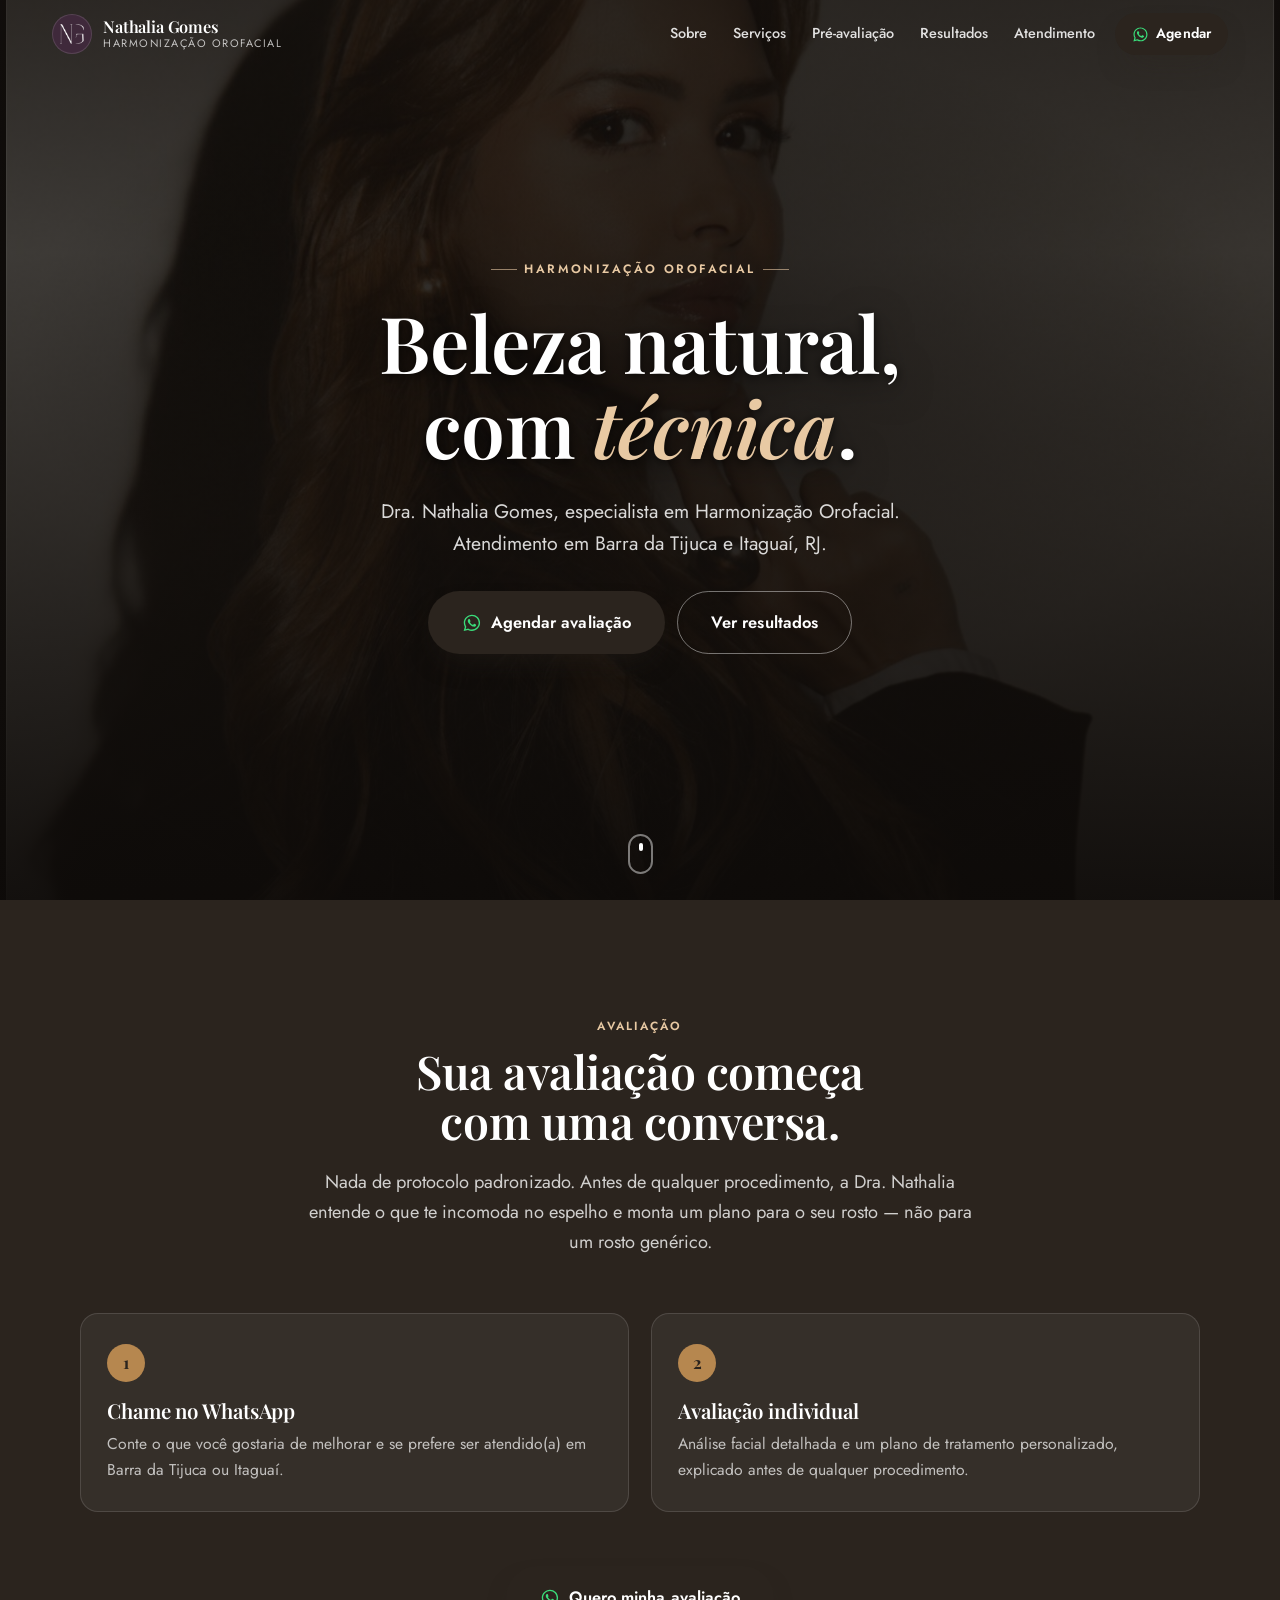
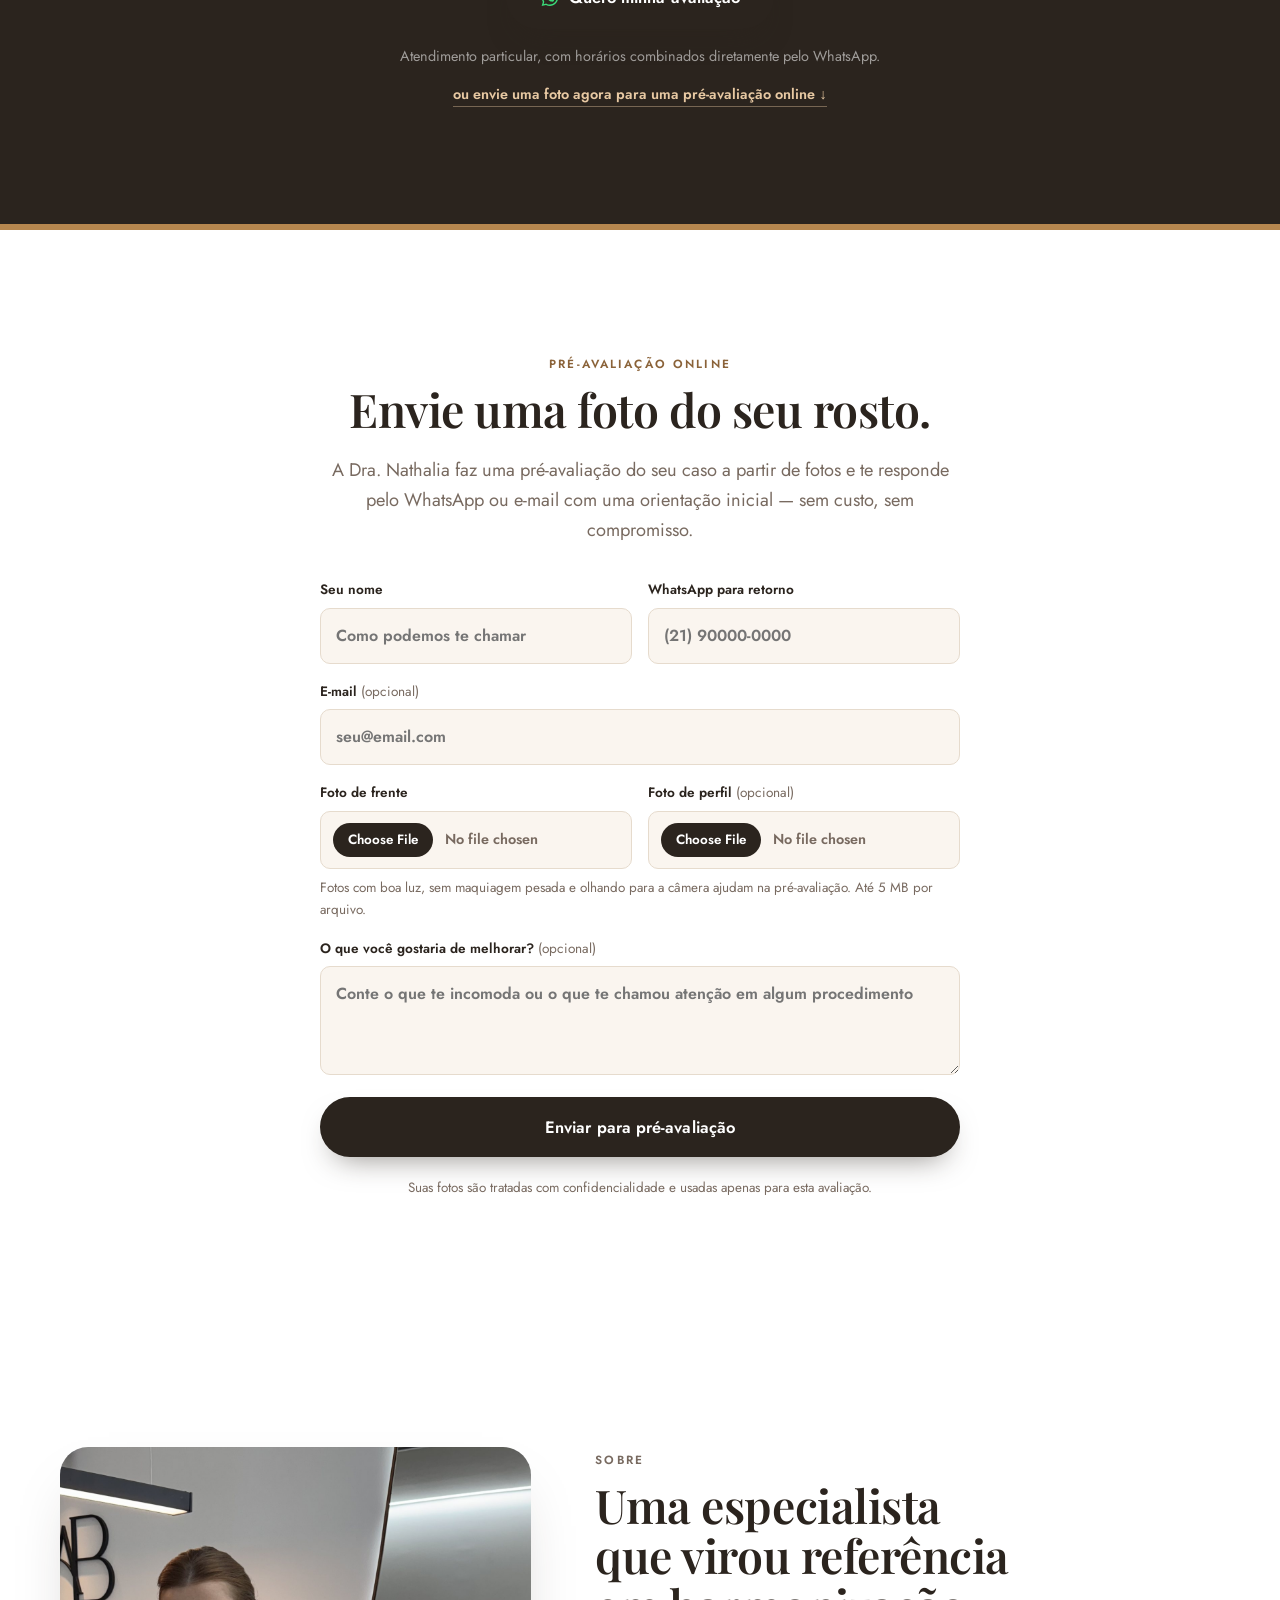
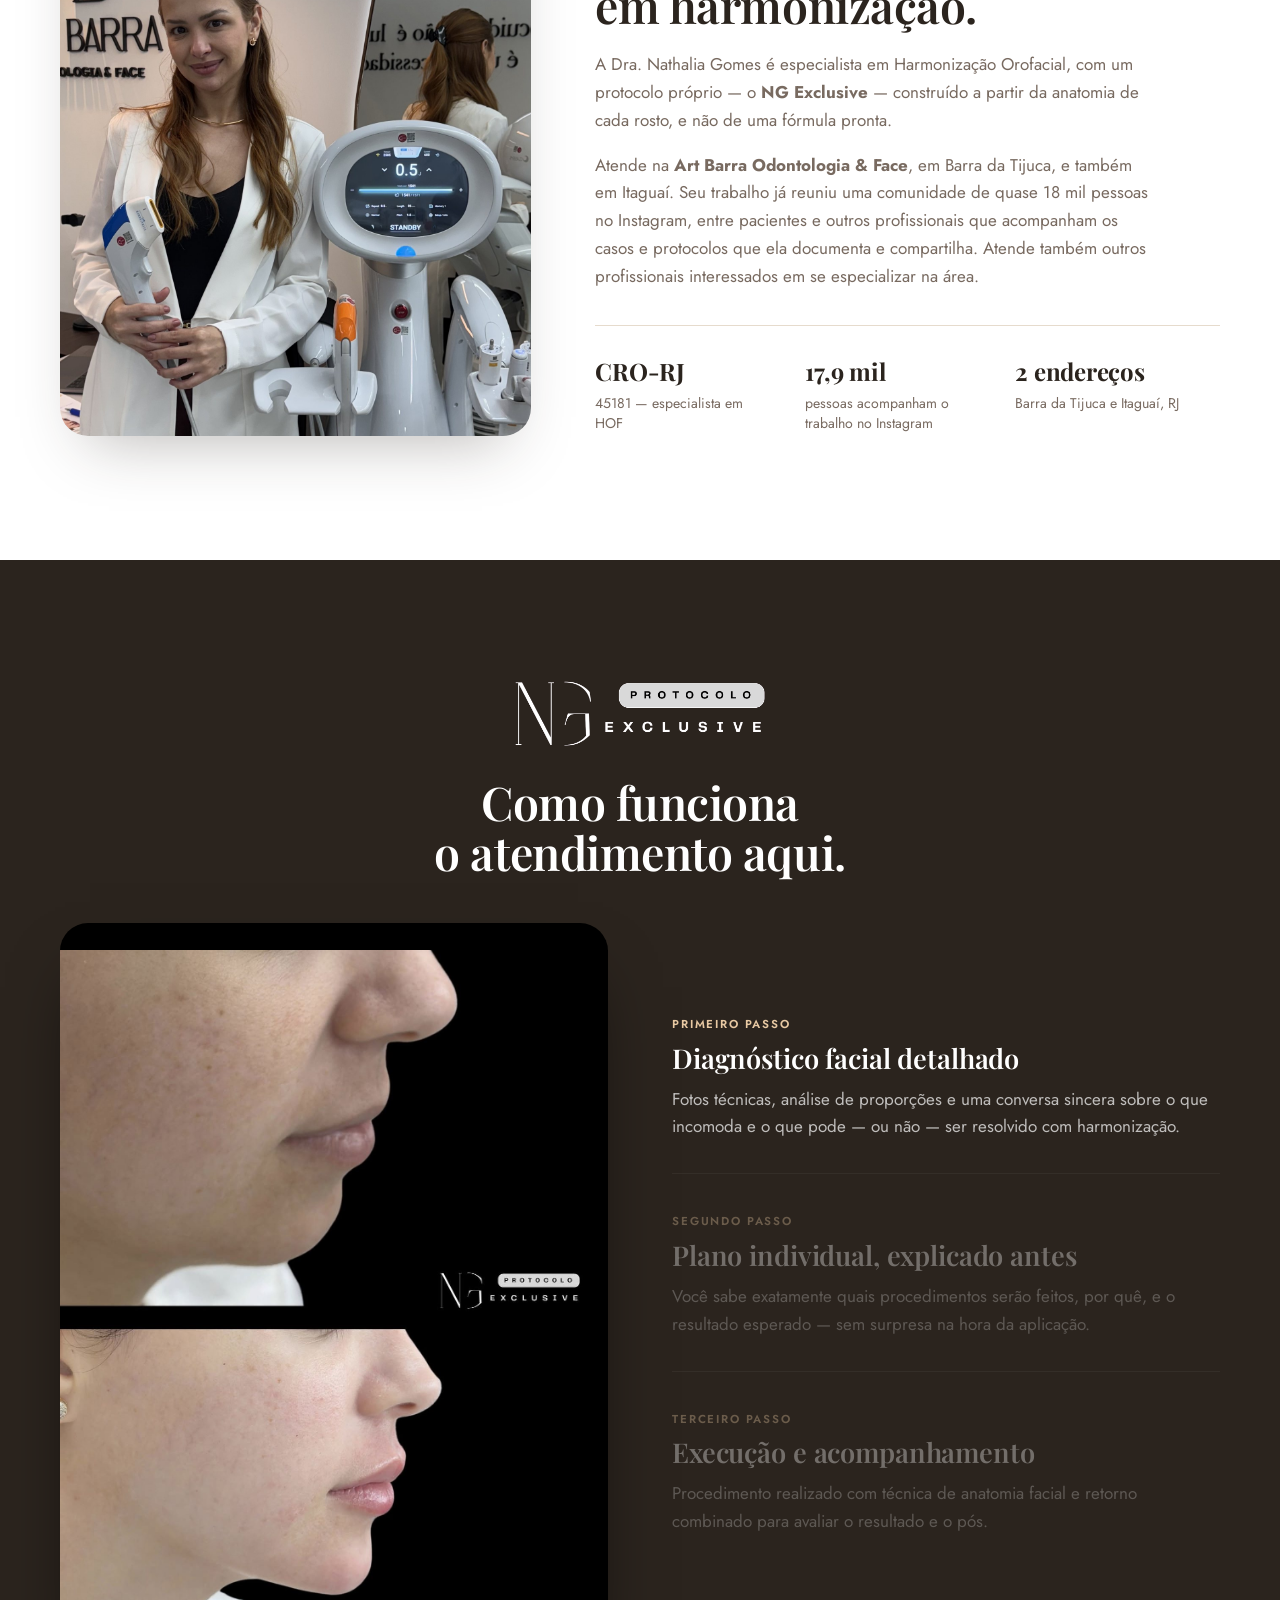
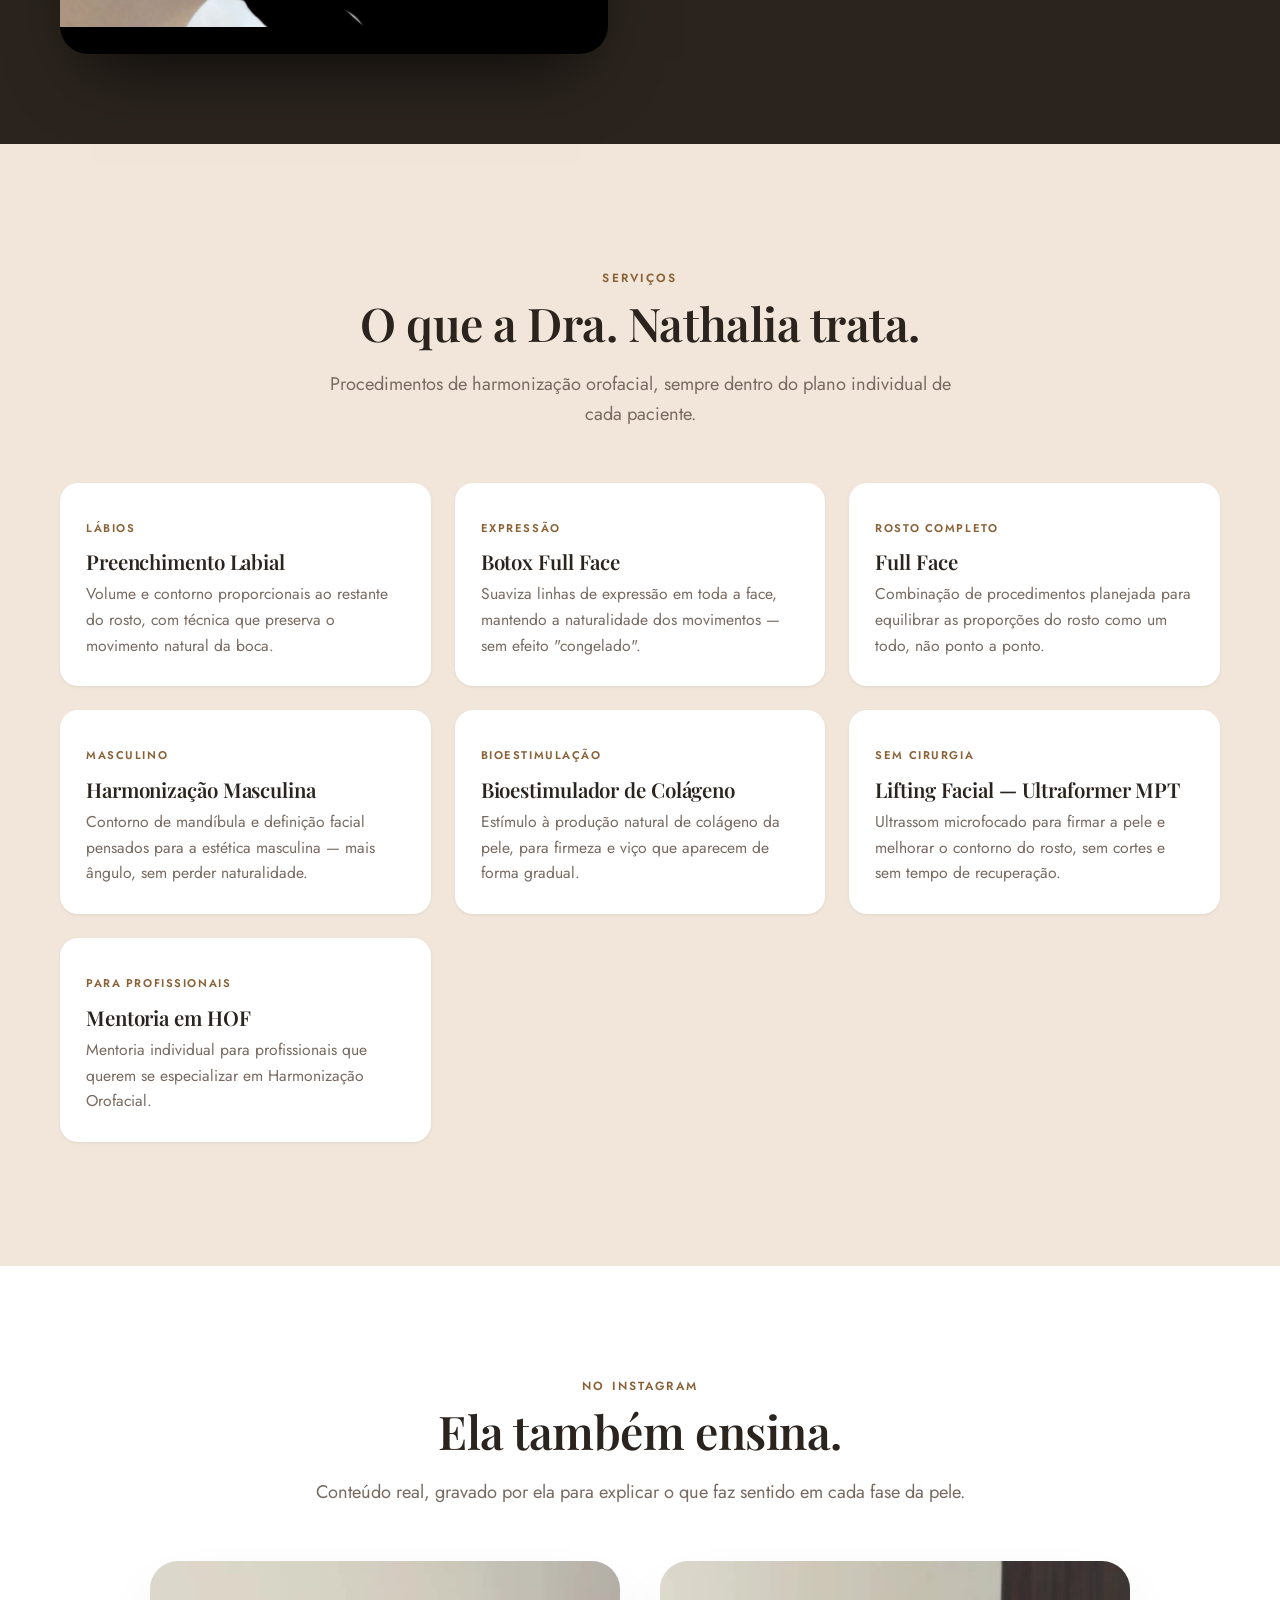
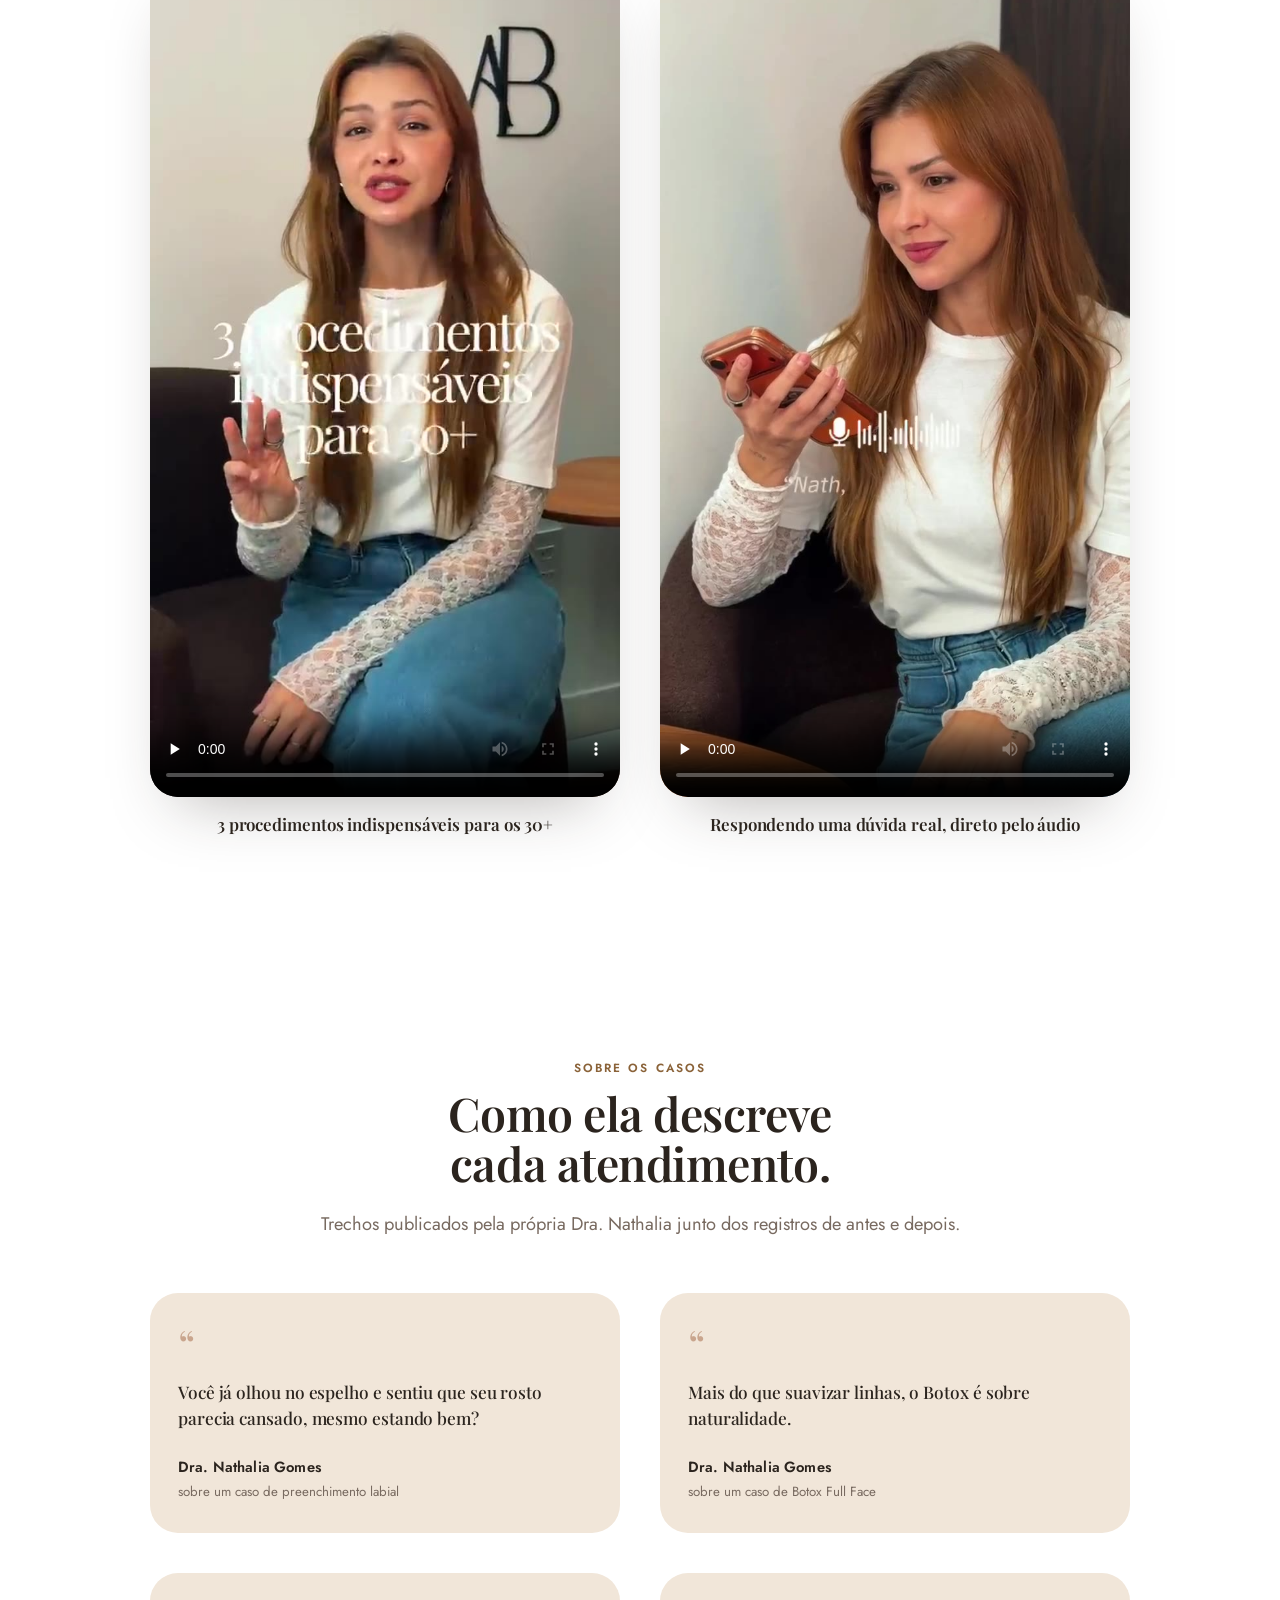
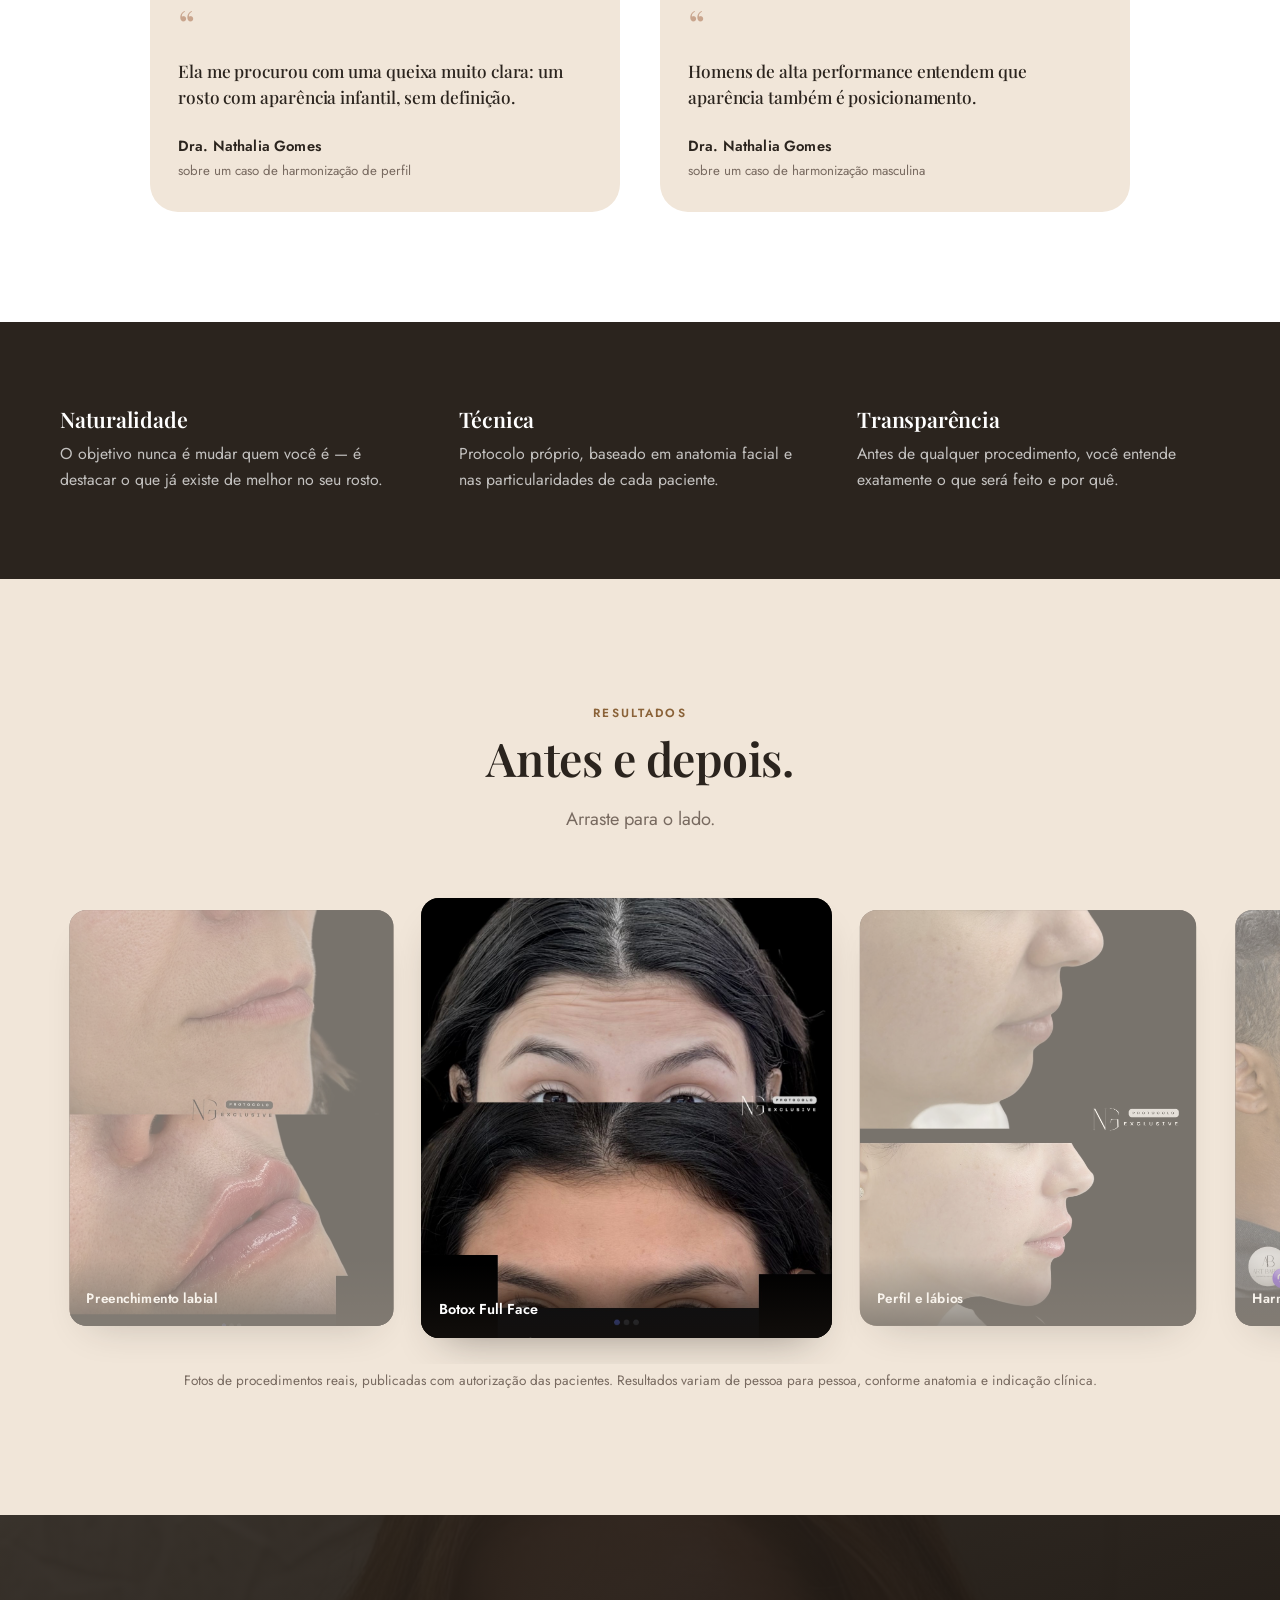
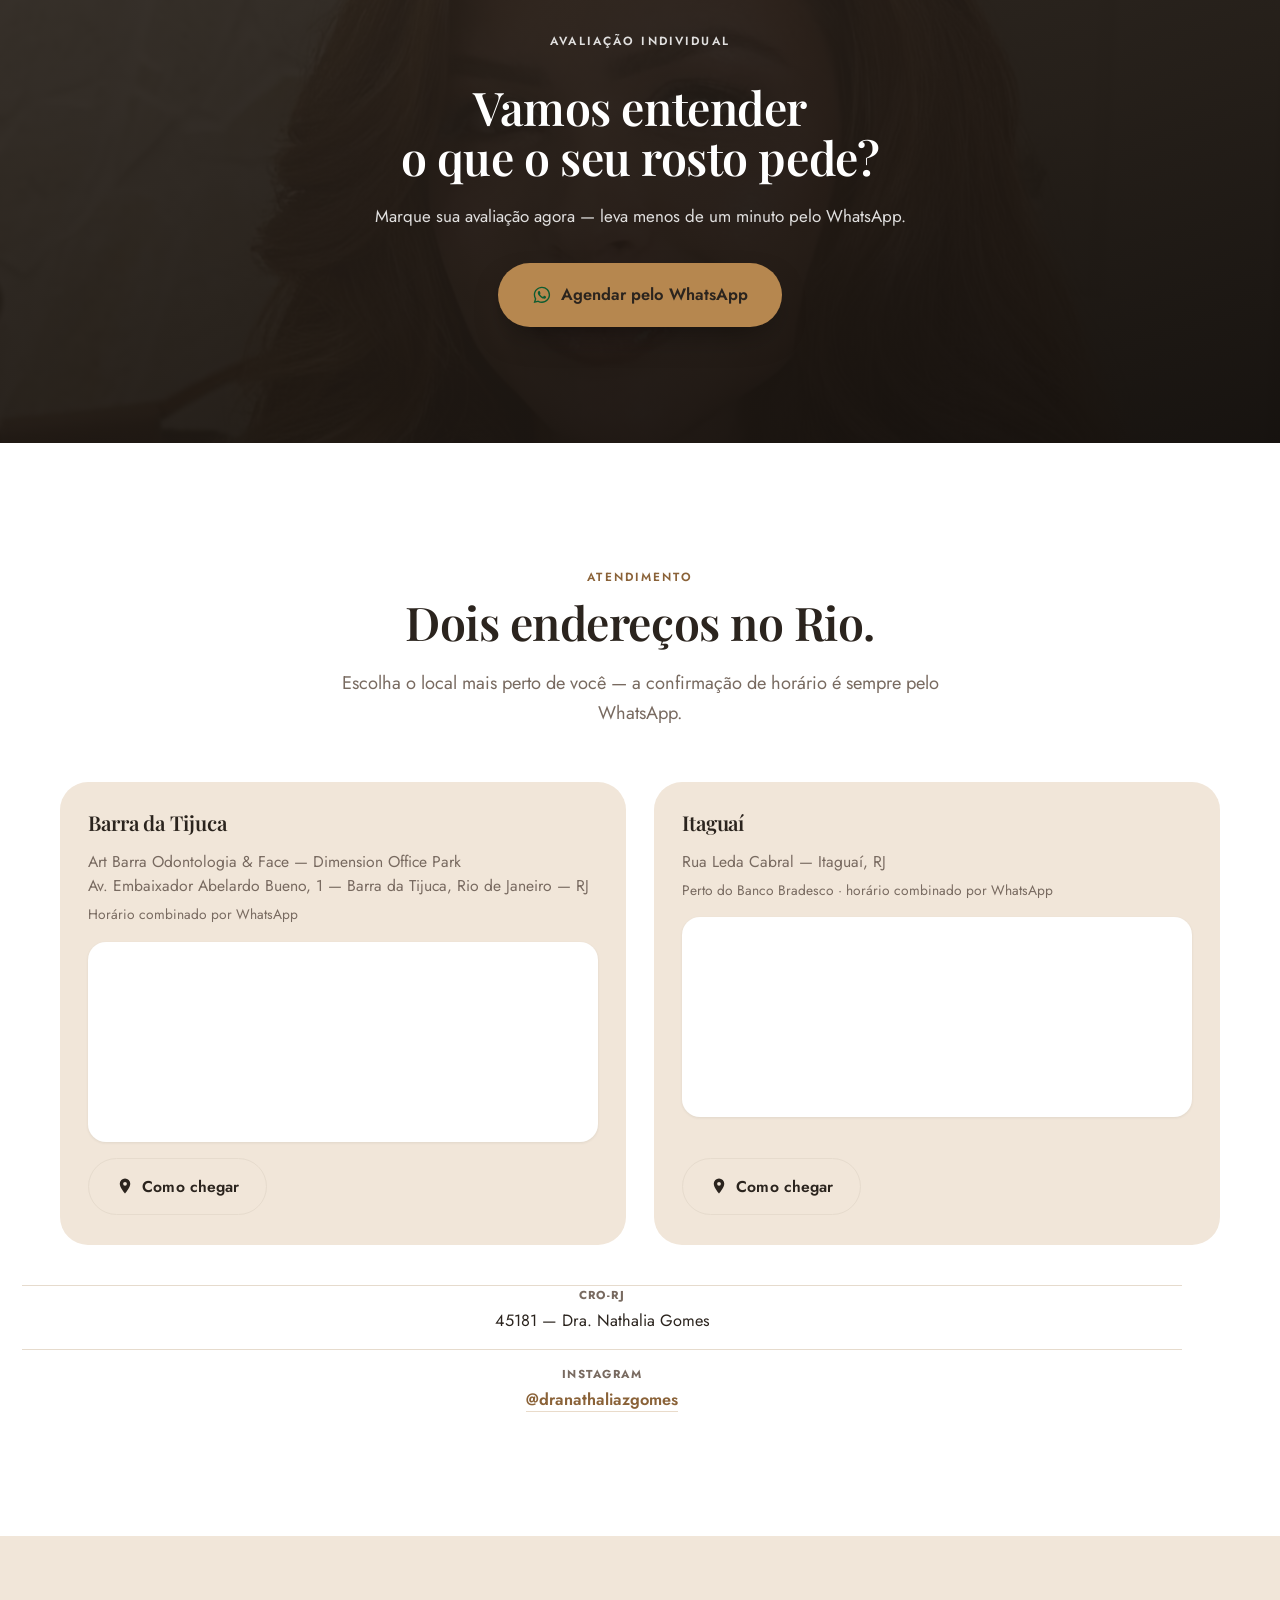
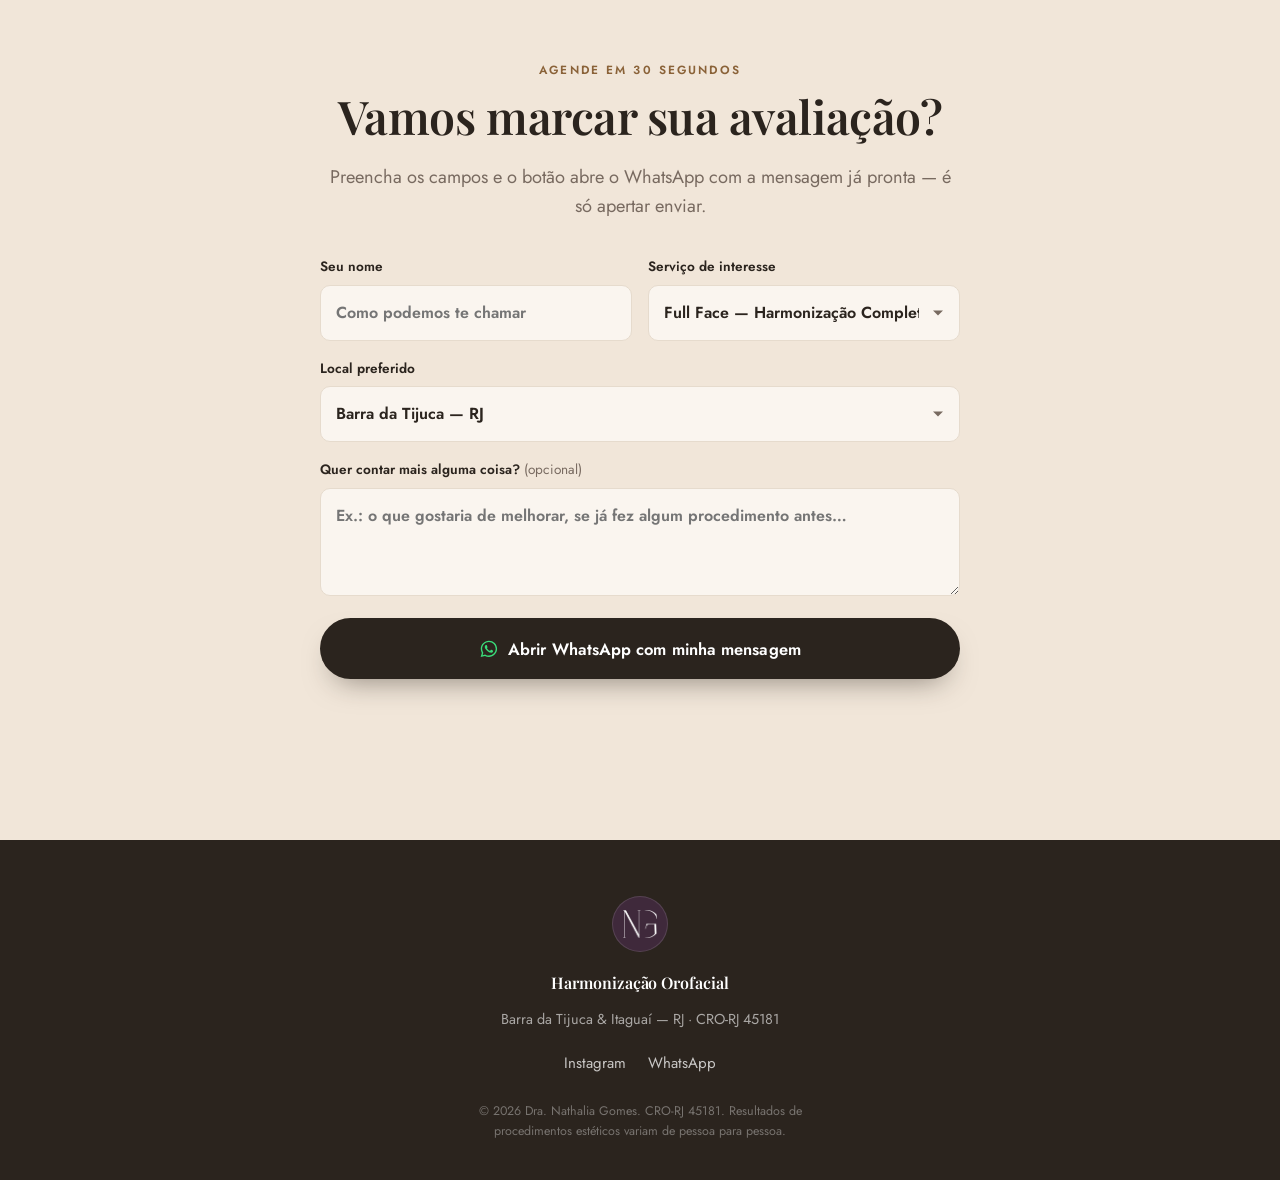
<file: harmonizacao-facial/index.html>
<!DOCTYPE html>
<html lang="pt-BR">
<head>
<meta charset="UTF-8">
<meta name="viewport" content="width=device-width, initial-scale=1, viewport-fit=cover">
<title>Dra. Nathalia Gomes — Harmonização Orofacial</title>
<meta name="description" content="Dra. Nathalia Gomes, especialista em Harmonização Orofacial (CRO-RJ 45181). Atendimento em Barra da Tijuca e Itaguaí, RJ. Agende sua avaliação pelo WhatsApp.">
<meta name="theme-color" content="#2b241e">

<meta property="og:type" content="website">
<meta property="og:site_name" content="Dra. Nathalia Gomes — Harmonização Orofacial">
<meta property="og:title" content="Dra. Nathalia Gomes — Harmonização Orofacial">
<meta property="og:description" content="Te deixo mais bonita e confiante. Harmonização Orofacial em Barra da Tijuca e Itaguaí, RJ — CRO-RJ 45181.">
<meta property="og:locale" content="pt_BR">
<meta name="twitter:card" content="summary_large_image">

<link rel="icon" href="assets/img/logo/favicon-64.png" sizes="64x64" type="image/png">
<link rel="icon" href="assets/img/logo/favicon-512.png" sizes="512x512" type="image/png">
<link rel="apple-touch-icon" href="assets/img/logo/favicon-180.png">

<link rel="preconnect" href="https://fonts.googleapis.com">
<link rel="preconnect" href="https://fonts.gstatic.com" crossorigin>
<link href="https://fonts.googleapis.com/css2?family=Playfair+Display:ital,wght@0,500;0,600;0,700;1,500;1,600&family=Jost:wght@300;400;500;600;700&display=swap" rel="stylesheet">
<link rel="stylesheet" href="assets/css/styles.css">
</head>
<body>

<a class="skip-link" href="#conteudo">Pular para o conteúdo</a>

<header class="nav" id="nav">
  <div class="nav__inner">
    <a class="nav__brand" href="#topo" aria-label="Dra. Nathalia Gomes — início">
      <span class="nav__mark" aria-hidden="true"><img src="assets/img/logo/logo-ng-monogram.png" alt=""></span>
      <span class="nav__name">Nathalia Gomes<em>Harmonização Orofacial</em></span>
    </a>
    <nav class="nav__links" aria-label="Navegação principal">
      <a href="#sobre">Sobre</a>
      <a href="#servicos">Serviços</a>
      <a href="#pre-avaliacao">Pré-avaliação</a>
      <a href="#resultados">Resultados</a>
      <a href="#atendimento">Atendimento</a>
    </nav>
    <a class="btn btn--wa btn--sm nav__cta" href="https://wa.me/5521970873747?text=Ol%C3%A1%21%20Quero%20agendar%20minha%20avalia%C3%A7%C3%A3o%20com%20a%20Dra.%20Nathalia." target="_blank" rel="noopener">
      <svg class="ico-wa" viewBox="0 0 24 24" aria-hidden="true"><path d="M12.04 2C6.58 2 2.13 6.45 2.13 11.91c0 1.75.46 3.45 1.32 4.95L2 22l5.25-1.38a9.9 9.9 0 0 0 4.79 1.22h.01c5.46 0 9.91-4.45 9.91-9.91 0-2.65-1.03-5.14-2.9-7.01A9.82 9.82 0 0 0 12.04 2Zm0 18.13h-.01a8.2 8.2 0 0 1-4.19-1.15l-.3-.18-3.12.82.83-3.04-.2-.31a8.19 8.19 0 0 1-1.26-4.36c0-4.54 3.7-8.24 8.25-8.24 2.2 0 4.27.86 5.83 2.42a8.19 8.19 0 0 1 2.41 5.83c0 4.54-3.7 8.21-8.24 8.21Zm4.52-6.16c-.25-.12-1.47-.72-1.69-.81-.23-.08-.39-.12-.56.13-.16.24-.64.8-.78.97-.15.16-.29.18-.53.06-.25-.12-1.05-.39-1.99-1.23-.74-.66-1.23-1.47-1.38-1.72-.14-.25-.01-.38.11-.5.11-.11.25-.29.37-.44.13-.15.17-.25.25-.41.08-.17.04-.31-.02-.43-.06-.12-.56-1.34-.76-1.84-.2-.48-.4-.42-.56-.43h-.47c-.17 0-.43.06-.66.31-.22.25-.86.85-.86 2.07 0 1.22.89 2.4 1.01 2.56.12.17 1.75 2.67 4.23 3.74.59.26 1.05.41 1.41.52.59.19 1.13.16 1.56.1.48-.07 1.47-.6 1.68-1.18.21-.58.21-1.08.14-1.18-.06-.11-.22-.17-.47-.29Z"/></svg>
      Agendar
    </a>
    <button class="nav__toggle" id="navToggle" aria-label="Abrir menu" aria-expanded="false" aria-controls="navSheet">
      <span></span><span></span><span></span>
    </button>
  </div>
  <div class="nav__sheet" id="navSheet" hidden>
    <a href="#sobre">Sobre</a>
    <a href="#protocolo">Protocolo</a>
    <a href="#servicos">Serviços</a>
    <a href="#pre-avaliacao">Pré-avaliação</a>
    <a href="#resultados">Resultados</a>
    <a href="#atendimento">Atendimento</a>
    <a class="btn btn--wa" href="https://wa.me/5521970873747?text=Ol%C3%A1%21%20Quero%20agendar%20minha%20avalia%C3%A7%C3%A3o%20com%20a%20Dra.%20Nathalia." target="_blank" rel="noopener">Agendar no WhatsApp</a>
  </div>
</header>

<main id="conteudo">

  <!-- ============ HERO ============ -->
  <section class="hero" id="topo">
    <div class="hero__media">
      <img src="assets/img/fotos/dra-nathalia-hero.jpg" alt="Dra. Nathalia Gomes, retrato" width="1290" height="1454" fetchpriority="high">
      <div class="hero__scrim" aria-hidden="true"></div>
    </div>

    <div class="hero__content" id="heroContent">
      <p class="hero__kicker">Harmonização Orofacial</p>
      <h1>Beleza natural,<br>com <em>técnica</em>.</h1>
      <p class="hero__sub">
        Dra. Nathalia Gomes, especialista em Harmonização Orofacial.
        Atendimento em Barra da Tijuca e Itaguaí, RJ.
      </p>
      <div class="hero__actions">
        <a class="btn btn--wa btn--lg" href="https://wa.me/5521970873747?text=Ol%C3%A1%21%20Quero%20agendar%20minha%20avalia%C3%A7%C3%A3o%20com%20a%20Dra.%20Nathalia." target="_blank" rel="noopener">
          <svg class="ico-wa" viewBox="0 0 24 24" aria-hidden="true"><path d="M12.04 2C6.58 2 2.13 6.45 2.13 11.91c0 1.75.46 3.45 1.32 4.95L2 22l5.25-1.38a9.9 9.9 0 0 0 4.79 1.22h.01c5.46 0 9.91-4.45 9.91-9.91 0-2.65-1.03-5.14-2.9-7.01A9.82 9.82 0 0 0 12.04 2Zm0 18.13h-.01a8.2 8.2 0 0 1-4.19-1.15l-.3-.18-3.12.82.83-3.04-.2-.31a8.19 8.19 0 0 1-1.26-4.36c0-4.54 3.7-8.24 8.25-8.24 2.2 0 4.27.86 5.83 2.42a8.19 8.19 0 0 1 2.41 5.83c0 4.54-3.7 8.21-8.24 8.21Zm4.52-6.16c-.25-.12-1.47-.72-1.69-.81-.23-.08-.39-.12-.56.13-.16.24-.64.8-.78.97-.15.16-.29.18-.53.06-.25-.12-1.05-.39-1.99-1.23-.74-.66-1.23-1.47-1.38-1.72-.14-.25-.01-.38.11-.5.11-.11.25-.29.37-.44.13-.15.17-.25.25-.41.08-.17.04-.31-.02-.43-.06-.12-.56-1.34-.76-1.84-.2-.48-.4-.42-.56-.43h-.47c-.17 0-.43.06-.66.31-.22.25-.86.85-.86 2.07 0 1.22.89 2.4 1.01 2.56.12.17 1.75 2.67 4.23 3.74.59.26 1.05.41 1.41.52.59.19 1.13.16 1.56.1.48-.07 1.47-.6 1.68-1.18.21-.58.21-1.08.14-1.18-.06-.11-.22-.17-.47-.29Z"/></svg>
          Agendar avaliação
        </a>
        <a class="btn btn--ghost btn--lg" href="#resultados">Ver resultados</a>
      </div>
    </div>

    <a class="hero__scroll" href="#avaliacao" aria-label="Rolar para baixo"><span></span></a>
  </section>

  <!-- ============ AVALIAÇÃO ============ -->
  <section class="trial" id="avaliacao">
    <div class="trial__inner">
      <header class="trial__head reveal" data-reveal>
        <p class="eyebrow eyebrow--light">Avaliação</p>
        <h2>Sua avaliação começa<br>com uma conversa.</h2>
        <p class="lead lead--light">
          Nada de protocolo padronizado. Antes de qualquer procedimento, a Dra. Nathalia entende
          o que te incomoda no espelho e monta um plano para o seu rosto — não para um rosto genérico.
        </p>
      </header>

      <ol class="steps">
        <li class="step reveal" data-reveal>
          <span class="step__n">1</span>
          <h3>Chame no WhatsApp</h3>
          <p>Conte o que você gostaria de melhorar e se prefere ser atendido(a) em Barra da Tijuca ou Itaguaí.</p>
        </li>
        <li class="step reveal" data-reveal>
          <span class="step__n">2</span>
          <h3>Avaliação individual</h3>
          <p>Análise facial detalhada e um plano de tratamento personalizado, explicado antes de qualquer procedimento.</p>
        </li>
      </ol>

      <div class="trial__cta reveal" data-reveal>
        <a class="btn btn--wa btn--lg" href="https://wa.me/5521970873747?text=Ol%C3%A1%21%20Quero%20agendar%20minha%20avalia%C3%A7%C3%A3o%20com%20a%20Dra.%20Nathalia." target="_blank" rel="noopener">
          <svg class="ico-wa" viewBox="0 0 24 24" aria-hidden="true"><path d="M12.04 2C6.58 2 2.13 6.45 2.13 11.91c0 1.75.46 3.45 1.32 4.95L2 22l5.25-1.38a9.9 9.9 0 0 0 4.79 1.22h.01c5.46 0 9.91-4.45 9.91-9.91 0-2.65-1.03-5.14-2.9-7.01A9.82 9.82 0 0 0 12.04 2Zm0 18.13h-.01a8.2 8.2 0 0 1-4.19-1.15l-.3-.18-3.12.82.83-3.04-.2-.31a8.19 8.19 0 0 1-1.26-4.36c0-4.54 3.7-8.24 8.25-8.24 2.2 0 4.27.86 5.83 2.42a8.19 8.19 0 0 1 2.41 5.83c0 4.54-3.7 8.21-8.24 8.21Zm4.52-6.16c-.25-.12-1.47-.72-1.69-.81-.23-.08-.39-.12-.56.13-.16.24-.64.8-.78.97-.15.16-.29.18-.53.06-.25-.12-1.05-.39-1.99-1.23-.74-.66-1.23-1.47-1.38-1.72-.14-.25-.01-.38.11-.5.11-.11.25-.29.37-.44.13-.15.17-.25.25-.41.08-.17.04-.31-.02-.43-.06-.12-.56-1.34-.76-1.84-.2-.48-.4-.42-.56-.43h-.47c-.17 0-.43.06-.66.31-.22.25-.86.85-.86 2.07 0 1.22.89 2.4 1.01 2.56.12.17 1.75 2.67 4.23 3.74.59.26 1.05.41 1.41.52.59.19 1.13.16 1.56.1.48-.07 1.47-.6 1.68-1.18.21-.58.21-1.08.14-1.18-.06-.11-.22-.17-.47-.29Z"/></svg>
          Quero minha avaliação
        </a>
        <p class="trial__note">Atendimento particular, com horários combinados diretamente pelo WhatsApp.</p>
        <a class="trial__alt" href="#pre-avaliacao">ou envie uma foto agora para uma pré-avaliação online ↓</a>
      </div>
    </div>
  </section>

  <!-- ============ PRÉ-AVALIAÇÃO POR FOTO ============ -->
  <section class="contact" id="pre-avaliacao">
    <div class="contact__inner reveal" data-reveal>
      <p class="eyebrow">Pré-avaliação online</p>
      <h2>Envie uma foto do seu rosto.</h2>
      <p class="lead">
        A Dra. Nathalia faz uma pré-avaliação do seu caso a partir de fotos e te responde pelo
        WhatsApp ou e-mail com uma orientação inicial — sem custo, sem compromisso.
      </p>

      <form class="form" name="pre-avaliacao" method="POST" action="/obrigado.html" enctype="multipart/form-data" data-netlify="true" data-netlify-honeypot="bot-field">
        <input type="hidden" name="form-name" value="pre-avaliacao">
        <p class="sr-only"><label>Não preencha isto: <input name="bot-field"></label></p>

        <div class="form__row">
          <label>
            <span>Seu nome</span>
            <input type="text" name="nome" required autocomplete="name" placeholder="Como podemos te chamar">
          </label>
          <label>
            <span>WhatsApp para retorno</span>
            <input type="tel" name="whatsapp" required autocomplete="tel" placeholder="(21) 90000-0000">
          </label>
        </div>

        <label>
          <span>E-mail <i>(opcional)</i></span>
          <input type="email" name="email" autocomplete="email" placeholder="seu@email.com">
        </label>

        <div class="form__row">
          <label>
            <span>Foto de frente</span>
            <input type="file" name="foto_frente" accept="image/*" required>
          </label>
          <label>
            <span>Foto de perfil <i>(opcional)</i></span>
            <input type="file" name="foto_perfil" accept="image/*">
          </label>
        </div>
        <p class="form__hint">Fotos com boa luz, sem maquiagem pesada e olhando para a câmera ajudam na pré-avaliação. Até 5&nbsp;MB por arquivo.</p>

        <label>
          <span>O que você gostaria de melhorar? <i>(opcional)</i></span>
          <textarea name="obs" rows="3" placeholder="Conte o que te incomoda ou o que te chamou atenção em algum procedimento"></textarea>
        </label>

        <button type="submit" class="btn btn--wa btn--lg btn--full">
          Enviar para pré-avaliação
        </button>
        <p class="form__hint form__hint--center">
          Suas fotos são tratadas com confidencialidade e usadas apenas para esta avaliação.
        </p>
      </form>
    </div>
  </section>

  <!-- ============ SOBRE ============ -->
  <section class="about" id="sobre">
    <div class="about__grid">
      <figure class="about__media reveal" data-reveal>
        <img src="assets/img/fotos/dra-nathalia-clinica.jpg"
             alt="Dra. Nathalia Gomes na Art Barra Odontologia &amp; Face, com o aparelho Ultraformer MPT"
             width="1400" height="2489" loading="lazy" decoding="async">
      </figure>
      <div class="about__text reveal" data-reveal>
        <p class="eyebrow">Sobre</p>
        <h2>Uma especialista que virou referência em harmonização.</h2>
        <p class="lead">
          A Dra. Nathalia Gomes é especialista em Harmonização Orofacial,
          com um protocolo próprio — o <strong>NG Exclusive</strong> — construído a partir da anatomia
          de cada rosto, e não de uma fórmula pronta.
        </p>
        <p>
          Atende na <strong>Art Barra Odontologia &amp; Face</strong>, em Barra da Tijuca, e também em
          Itaguaí. Seu trabalho já reuniu uma comunidade de quase 18 mil pessoas no Instagram, entre
          pacientes e outros profissionais que acompanham os casos e protocolos que ela
          documenta e compartilha. Atende também outros profissionais interessados em se
          especializar na área.
        </p>
        <ul class="facts">
          <li><strong>CRO-RJ</strong><span>45181 — especialista em HOF</span></li>
          <li><strong>17,9 mil</strong><span>pessoas acompanham o trabalho no Instagram</span></li>
          <li><strong>2 endereços</strong><span>Barra da Tijuca e Itaguaí, RJ</span></li>
        </ul>
      </div>
    </div>
  </section>

  <!-- ============ PROTOCOLO (crossfade no scroll) ============ -->
  <section class="story" id="protocolo">
    <div class="story__intro reveal" data-reveal>
      <img class="story__logo" src="assets/img/logo/logo-ng-exclusive.png" alt="NG Protocolo Exclusive" width="1000" height="287">
      <h2>Como funciona<br>o atendimento aqui.</h2>
    </div>

    <div class="story__inner">
      <div class="story__sticky">
        <div class="story__media">
          <figure class="story__frame is-active" data-frame="0">
            <img src="assets/img/fotos/resultado-perfil-labio.jpg" alt="Avaliação de perfil facial, antes e depois" loading="lazy" decoding="async">
          </figure>
          <figure class="story__frame" data-frame="1">
            <img src="assets/img/fotos/resultado-botox-testa.jpg" alt="Aplicação de Botox Full Face, antes e depois" loading="lazy" decoding="async">
          </figure>
          <figure class="story__frame" data-frame="2">
            <img src="assets/img/fotos/resultado-labios.jpg" alt="Resultado de preenchimento labial, antes e depois" loading="lazy" decoding="async">
          </figure>
        </div>
      </div>

      <div class="story__steps">
        <article class="story__step is-active" data-step="0">
          <span class="story__kicker">Primeiro passo</span>
          <h3>Diagnóstico facial detalhado</h3>
          <p>Fotos técnicas, análise de proporções e uma conversa sincera sobre o que incomoda e o que pode — ou não — ser resolvido com harmonização.</p>
        </article>
        <article class="story__step" data-step="1">
          <span class="story__kicker">Segundo passo</span>
          <h3>Plano individual, explicado antes</h3>
          <p>Você sabe exatamente quais procedimentos serão feitos, por quê, e o resultado esperado — sem surpresa na hora da aplicação.</p>
        </article>
        <article class="story__step" data-step="2">
          <span class="story__kicker">Terceiro passo</span>
          <h3>Execução e acompanhamento</h3>
          <p>Procedimento realizado com técnica de anatomia facial e retorno combinado para avaliar o resultado e o pós.</p>
        </article>
      </div>
    </div>
  </section>

  <!-- ============ SERVIÇOS ============ -->
  <section class="programs" id="servicos">
    <div class="section-head reveal" data-reveal>
      <p class="eyebrow">Serviços</p>
      <h2>O que a Dra. Nathalia trata.</h2>
      <p class="lead">Procedimentos de harmonização orofacial, sempre dentro do plano individual de cada paciente.</p>
    </div>
    <div class="programs__grid">
      <article class="prog reveal" data-reveal>
        <span class="prog__tag">Lábios</span>
        <h3>Preenchimento Labial</h3>
        <p>Volume e contorno proporcionais ao restante do rosto, com técnica que preserva o movimento natural da boca.</p>
      </article>
      <article class="prog reveal" data-reveal>
        <span class="prog__tag">Expressão</span>
        <h3>Botox Full Face</h3>
        <p>Suaviza linhas de expressão em toda a face, mantendo a naturalidade dos movimentos — sem efeito "congelado".</p>
      </article>
      <article class="prog reveal" data-reveal>
        <span class="prog__tag">Rosto completo</span>
        <h3>Full Face</h3>
        <p>Combinação de procedimentos planejada para equilibrar as proporções do rosto como um todo, não ponto a ponto.</p>
      </article>
      <article class="prog reveal" data-reveal>
        <span class="prog__tag">Masculino</span>
        <h3>Harmonização Masculina</h3>
        <p>Contorno de mandíbula e definição facial pensados para a estética masculina — mais ângulo, sem perder naturalidade.</p>
      </article>
      <article class="prog reveal" data-reveal>
        <span class="prog__tag">Bioestimulação</span>
        <h3>Bioestimulador de Colágeno</h3>
        <p>Estímulo à produção natural de colágeno da pele, para firmeza e viço que aparecem de forma gradual.</p>
      </article>
      <article class="prog reveal" data-reveal>
        <span class="prog__tag">Sem cirurgia</span>
        <h3>Lifting Facial — Ultraformer MPT</h3>
        <p>Ultrassom microfocado para firmar a pele e melhorar o contorno do rosto, sem cortes e sem tempo de recuperação.</p>
      </article>
      <article class="prog reveal" data-reveal>
        <span class="prog__tag">Para profissionais</span>
        <h3>Mentoria em HOF</h3>
        <p>Mentoria individual para profissionais que querem se especializar em Harmonização Orofacial.</p>
      </article>
    </div>
  </section>

  <!-- ============ VÍDEOS ============ -->
  <section class="voices" id="videos">
    <div class="section-head reveal" data-reveal>
      <p class="eyebrow">No Instagram</p>
      <h2>Ela também ensina.</h2>
      <p class="lead">Conteúdo real, gravado por ela para explicar o que faz sentido em cada fase da pele.</p>
    </div>

    <div class="voices__grid">
      <figure class="voice-vid reveal" data-reveal>
        <video controls preload="none" playsinline poster="assets/img/fotos/video-2-poster.jpg" aria-label="Vídeo: 3 procedimentos indispensáveis para os 30+">
          <source src="assets/video/video-2.mp4" type="video/mp4">
          Seu navegador não reproduz vídeo. <a href="assets/video/video-2.mp4">Baixar</a>.
        </video>
        <figcaption>
          <p class="voice-vid__title">3 procedimentos indispensáveis para os 30+</p>
        </figcaption>
      </figure>
      <figure class="voice-vid reveal" data-reveal>
        <video controls preload="none" playsinline poster="assets/img/fotos/video-1-poster.jpg" aria-label="Vídeo: Dra. Nathalia respondendo uma dúvida real">
          <source src="assets/video/video-1.mp4" type="video/mp4">
          Seu navegador não reproduz vídeo. <a href="assets/video/video-1.mp4">Baixar</a>.
        </video>
        <figcaption>
          <p class="voice-vid__title">Respondendo uma dúvida real, direto pelo áudio</p>
        </figcaption>
      </figure>
    </div>
  </section>

  <!-- ============ CASOS (falas da própria Dra. Nathalia) ============ -->
  <section class="voices">
    <div class="section-head reveal" data-reveal>
      <p class="eyebrow">Sobre os casos</p>
      <h2>Como ela descreve cada atendimento.</h2>
      <p class="lead">Trechos publicados pela própria Dra. Nathalia junto dos registros de antes e depois.</p>
    </div>

    <div class="voices__grid">
      <figure class="voice reveal" data-reveal>
        <span class="voice__mark" aria-hidden="true">“</span>
        <blockquote><p>Você já olhou no espelho e sentiu que seu rosto parecia cansado, mesmo estando bem?</p></blockquote>
        <figcaption>
          <p class="voice__who">Dra. Nathalia Gomes</p>
          <p class="voice__role">sobre um caso de preenchimento labial</p>
        </figcaption>
      </figure>
      <figure class="voice reveal" data-reveal>
        <span class="voice__mark" aria-hidden="true">“</span>
        <blockquote><p>Mais do que suavizar linhas, o Botox é sobre naturalidade.</p></blockquote>
        <figcaption>
          <p class="voice__who">Dra. Nathalia Gomes</p>
          <p class="voice__role">sobre um caso de Botox Full Face</p>
        </figcaption>
      </figure>
      <figure class="voice reveal" data-reveal>
        <span class="voice__mark" aria-hidden="true">“</span>
        <blockquote><p>Ela me procurou com uma queixa muito clara: um rosto com aparência infantil, sem definição.</p></blockquote>
        <figcaption>
          <p class="voice__who">Dra. Nathalia Gomes</p>
          <p class="voice__role">sobre um caso de harmonização de perfil</p>
        </figcaption>
      </figure>
      <figure class="voice reveal" data-reveal>
        <span class="voice__mark" aria-hidden="true">“</span>
        <blockquote><p>Homens de alta performance entendem que aparência também é posicionamento.</p></blockquote>
        <figcaption>
          <p class="voice__who">Dra. Nathalia Gomes</p>
          <p class="voice__role">sobre um caso de harmonização masculina</p>
        </figcaption>
      </figure>
    </div>
  </section>

  <!-- ============ VALORES ============ -->
  <section class="values">
    <div class="values__inner">
      <div class="value reveal" data-reveal>
        <h3>Naturalidade</h3>
        <p>O objetivo nunca é mudar quem você é — é destacar o que já existe de melhor no seu rosto.</p>
      </div>
      <div class="value reveal" data-reveal>
        <h3>Técnica</h3>
        <p>Protocolo próprio, baseado em anatomia facial e nas particularidades de cada paciente.</p>
      </div>
      <div class="value reveal" data-reveal>
        <h3>Transparência</h3>
        <p>Antes de qualquer procedimento, você entende exatamente o que será feito e por quê.</p>
      </div>
    </div>
  </section>

  <!-- ============ RESULTADOS ============ -->
  <section class="gallery" id="resultados">
    <div class="section-head reveal" data-reveal>
      <p class="eyebrow">Resultados</p>
      <h2>Antes e depois.</h2>
      <p class="lead">Arraste para o lado.</p>
    </div>

    <div class="gallery__track" id="galleryTrack" tabindex="0" aria-label="Galeria de antes e depois, role horizontalmente">
      <figure class="shot">
        <img src="assets/img/fotos/resultado-labios.jpg" alt="Antes e depois de preenchimento labial, perfil" loading="lazy" decoding="async">
        <figcaption>Preenchimento labial</figcaption>
      </figure>
      <figure class="shot">
        <img src="assets/img/fotos/resultado-botox-testa.jpg" alt="Antes e depois de Botox Full Face na testa" loading="lazy" decoding="async">
        <figcaption>Botox Full Face</figcaption>
      </figure>
      <figure class="shot">
        <img src="assets/img/fotos/resultado-perfil-labio.jpg" alt="Antes e depois de harmonização de perfil, nariz e lábios" loading="lazy" decoding="async">
        <figcaption>Perfil e lábios</figcaption>
      </figure>
      <figure class="shot">
        <img src="assets/img/fotos/resultado-mandibula.jpg" alt="Antes e depois de harmonização masculina de mandíbula" loading="lazy" decoding="async">
        <figcaption>Harmonização masculina</figcaption>
      </figure>
    </div>
    <p class="gallery__note">
      Fotos de procedimentos reais, publicadas com autorização das pacientes. Resultados variam de
      pessoa para pessoa, conforme anatomia e indicação clínica.
    </p>
  </section>

  <!-- ============ CTA GRANDE ============ -->
  <section class="bigcta">
    <img class="bigcta__bg" src="assets/img/fotos/dra-nathalia-retrato.jpg" alt="" aria-hidden="true" loading="lazy" decoding="async">
    <div class="bigcta__scrim" aria-hidden="true"></div>
    <div class="bigcta__inner reveal" data-reveal>
      <p class="eyebrow eyebrow--light">Avaliação individual</p>
      <h2>Vamos entender<br>o que o seu rosto pede?</h2>
      <p>Marque sua avaliação agora — leva menos de um minuto pelo WhatsApp.</p>
      <a class="btn btn--wa btn--lg" href="https://wa.me/5521970873747?text=Ol%C3%A1%21%20Quero%20agendar%20minha%20avalia%C3%A7%C3%A3o%20com%20a%20Dra.%20Nathalia." target="_blank" rel="noopener">
        <svg class="ico-wa" viewBox="0 0 24 24" aria-hidden="true"><path d="M12.04 2C6.58 2 2.13 6.45 2.13 11.91c0 1.75.46 3.45 1.32 4.95L2 22l5.25-1.38a9.9 9.9 0 0 0 4.79 1.22h.01c5.46 0 9.91-4.45 9.91-9.91 0-2.65-1.03-5.14-2.9-7.01A9.82 9.82 0 0 0 12.04 2Zm0 18.13h-.01a8.2 8.2 0 0 1-4.19-1.15l-.3-.18-3.12.82.83-3.04-.2-.31a8.19 8.19 0 0 1-1.26-4.36c0-4.54 3.7-8.24 8.25-8.24 2.2 0 4.27.86 5.83 2.42a8.19 8.19 0 0 1 2.41 5.83c0 4.54-3.7 8.21-8.24 8.21Zm4.52-6.16c-.25-.12-1.47-.72-1.69-.81-.23-.08-.39-.12-.56.13-.16.24-.64.8-.78.97-.15.16-.29.18-.53.06-.25-.12-1.05-.39-1.99-1.23-.74-.66-1.23-1.47-1.38-1.72-.14-.25-.01-.38.11-.5.11-.11.25-.29.37-.44.13-.15.17-.25.25-.41.08-.17.04-.31-.02-.43-.06-.12-.56-1.34-.76-1.84-.2-.48-.4-.42-.56-.43h-.47c-.17 0-.43.06-.66.31-.22.25-.86.85-.86 2.07 0 1.22.89 2.4 1.01 2.56.12.17 1.75 2.67 4.23 3.74.59.26 1.05.41 1.41.52.59.19 1.13.16 1.56.1.48-.07 1.47-.6 1.68-1.18.21-.58.21-1.08.14-1.18-.06-.11-.22-.17-.47-.29Z"/></svg>
        Agendar pelo WhatsApp
      </a>
    </div>
  </section>

  <!-- ============ ATENDIMENTO ============ -->
  <section class="schedule" id="atendimento">
    <div class="section-head reveal" data-reveal>
      <p class="eyebrow">Atendimento</p>
      <h2>Dois endereços no Rio.</h2>
      <p class="lead">Escolha o local mais perto de você — a confirmação de horário é sempre pelo WhatsApp.</p>
    </div>

    <div class="locais">
      <article class="local-card reveal" data-reveal>
        <h3>Barra da Tijuca</h3>
        <p>
          Art Barra Odontologia &amp; Face — Dimension Office Park<br>
          Av. Embaixador Abelardo Bueno, 1 — Barra da Tijuca, Rio de Janeiro — RJ
          <em>Horário combinado por WhatsApp</em>
        </p>
        <div class="local-card__map">
          <iframe
            title="Mapa — Dimension Office Park, Av. Embaixador Abelardo Bueno, 1, Barra da Tijuca"
            src="https://www.google.com/maps?q=Dimension+Office+Park,+Av.+Embaixador+Abelardo+Bueno,+1+-+Barra+da+Tijuca,+Rio+de+Janeiro+-+RJ&z=16&output=embed"
            loading="lazy"
            referrerpolicy="no-referrer-when-downgrade"></iframe>
        </div>
        <a class="btn btn--outline"
           href="https://www.google.com/maps/dir/?api=1&destination=Av.+Embaixador+Abelardo+Bueno%2C+1+-+Barra+da+Tijuca%2C+Rio+de+Janeiro+-+RJ"
           target="_blank" rel="noopener">
          <svg viewBox="0 0 24 24" aria-hidden="true"><path d="M12 2a7 7 0 0 0-7 7c0 5.25 7 13 7 13s7-7.75 7-13a7 7 0 0 0-7-7Zm0 9.5A2.5 2.5 0 1 1 12 6.5a2.5 2.5 0 0 1 0 5Z"/></svg>
          Como chegar
        </a>
      </article>

      <article class="local-card reveal" data-reveal>
        <h3>Itaguaí</h3>
        <p>
          Rua Leda Cabral — Itaguaí, RJ
          <em>Perto do Banco Bradesco · horário combinado por WhatsApp</em>
        </p>
        <div class="local-card__map">
          <iframe
            title="Mapa — Rua Leda Cabral, Itaguaí"
            src="https://www.google.com/maps?q=Rua+Leda+Cabral,+Itagua%C3%AD+-+RJ&z=16&output=embed"
            loading="lazy"
            referrerpolicy="no-referrer-when-downgrade"></iframe>
        </div>
        <a class="btn btn--outline"
           href="https://www.google.com/maps/dir/?api=1&destination=Rua+Leda+Cabral%2C+Itagua%C3%AD+-+RJ"
           target="_blank" rel="noopener">
          <svg viewBox="0 0 24 24" aria-hidden="true"><path d="M12 2a7 7 0 0 0-7 7c0 5.25 7 13 7 13s7-7.75 7-13a7 7 0 0 0-7-7Zm0 9.5A2.5 2.5 0 1 1 12 6.5a2.5 2.5 0 0 1 0 5Z"/></svg>
          Como chegar
        </a>
      </article>
    </div>

    <ul class="info info--footer reveal" data-reveal>
      <li>
        <strong>CRO-RJ</strong>
        <span>45181 — Dra. Nathalia Gomes</span>
      </li>
      <li>
        <strong>Instagram</strong>
        <span><a href="https://www.instagram.com/dranathaliazgomes/" target="_blank" rel="noopener">@dranathaliazgomes</a></span>
      </li>
    </ul>
  </section>

  <!-- ============ FORMULÁRIO -> WHATSAPP ============ -->
  <section class="contact contact--alt" id="contato">
    <div class="contact__inner reveal" data-reveal>
      <p class="eyebrow">Agende em 30 segundos</p>
      <h2>Vamos marcar sua avaliação?</h2>
      <p class="lead">
        Preencha os campos e o botão abre o WhatsApp com a mensagem já pronta — é só apertar enviar.
      </p>

      <form class="form" id="waForm" novalidate>
        <div class="form__row">
          <label>
            <span>Seu nome</span>
            <input type="text" name="nome" id="fNome" required autocomplete="name" placeholder="Como podemos te chamar">
          </label>
          <label>
            <span>Serviço de interesse</span>
            <select name="servico" id="fServico">
              <option>Preenchimento Labial</option>
              <option>Botox Full Face</option>
              <option selected>Full Face — Harmonização Completa</option>
              <option>Harmonização Masculina</option>
              <option>Bioestimulador de Colágeno</option>
              <option>Ainda não sei — quero orientação</option>
            </select>
          </label>
        </div>

        <label>
          <span>Local preferido</span>
          <select name="local" id="fLocal">
            <option>Barra da Tijuca — RJ</option>
            <option>Itaguaí — RJ</option>
            <option>Sem preferência</option>
          </select>
        </label>

        <label>
          <span>Quer contar mais alguma coisa? <i>(opcional)</i></span>
          <textarea name="obs" id="fObs" rows="3" placeholder="Ex.: o que gostaria de melhorar, se já fez algum procedimento antes…"></textarea>
        </label>

        <button type="submit" class="btn btn--wa btn--lg btn--full">
          <svg class="ico-wa" viewBox="0 0 24 24" aria-hidden="true"><path d="M12.04 2C6.58 2 2.13 6.45 2.13 11.91c0 1.75.46 3.45 1.32 4.95L2 22l5.25-1.38a9.9 9.9 0 0 0 4.79 1.22h.01c5.46 0 9.91-4.45 9.91-9.91 0-2.65-1.03-5.14-2.9-7.01A9.82 9.82 0 0 0 12.04 2Zm0 18.13h-.01a8.2 8.2 0 0 1-4.19-1.15l-.3-.18-3.12.82.83-3.04-.2-.31a8.19 8.19 0 0 1-1.26-4.36c0-4.54 3.7-8.24 8.25-8.24 2.2 0 4.27.86 5.83 2.42a8.19 8.19 0 0 1 2.41 5.83c0 4.54-3.7 8.21-8.24 8.21Zm4.52-6.16c-.25-.12-1.47-.72-1.69-.81-.23-.08-.39-.12-.56.13-.16.24-.64.8-.78.97-.15.16-.29.18-.53.06-.25-.12-1.05-.39-1.99-1.23-.74-.66-1.23-1.47-1.38-1.72-.14-.25-.01-.38.11-.5.11-.11.25-.29.37-.44.13-.15.17-.25.25-.41.08-.17.04-.31-.02-.43-.06-.12-.56-1.34-.76-1.84-.2-.48-.4-.42-.56-.43h-.47c-.17 0-.43.06-.66.31-.22.25-.86.85-.86 2.07 0 1.22.89 2.4 1.01 2.56.12.17 1.75 2.67 4.23 3.74.59.26 1.05.41 1.41.52.59.19 1.13.16 1.56.1.48-.07 1.47-.6 1.68-1.18.21-.58.21-1.08.14-1.18-.06-.11-.22-.17-.47-.29Z"/></svg>
          Abrir WhatsApp com minha mensagem
        </button>
        <a id="waLink" class="sr-only" href="https://wa.me/5521970873747" target="_blank" rel="noopener">Abrir WhatsApp</a>
        <p class="form__note" id="formNote" role="status"></p>
      </form>
    </div>
  </section>

</main>

<footer class="footer">
  <div class="footer__inner">
    <span class="footer__mark" aria-hidden="true"><img src="assets/img/logo/logo-ng-monogram.png" alt=""></span>
    <p class="footer__tag">Harmonização Orofacial</p>
    <address class="footer__addr">Barra da Tijuca &amp; Itaguaí — RJ · CRO-RJ 45181</address>
    <nav class="footer__links" aria-label="Redes sociais">
      <a href="https://www.instagram.com/dranathaliazgomes/" target="_blank" rel="noopener">Instagram</a>
      <a href="https://wa.me/5521970873747?text=Ol%C3%A1%21%20Vim%20pelo%20site%20e%20quero%20saber%20mais%20sobre%20a%20Harmoniza%C3%A7%C3%A3o%20Orofacial." target="_blank" rel="noopener">WhatsApp</a>
    </nav>
    <p class="footer__legal">© <span id="year"></span> Dra. Nathalia Gomes. CRO-RJ 45181. Resultados de procedimentos estéticos variam de pessoa para pessoa.</p>
  </div>
</footer>

<!-- barra fixa de conversão (mobile) -->
<a class="wabar" id="waBar" href="https://wa.me/5521970873747?text=Ol%C3%A1%21%20Quero%20agendar%20minha%20avalia%C3%A7%C3%A3o%20com%20a%20Dra.%20Nathalia." target="_blank" rel="noopener">
  <svg class="ico-wa" viewBox="0 0 24 24" aria-hidden="true"><path d="M12.04 2C6.58 2 2.13 6.45 2.13 11.91c0 1.75.46 3.45 1.32 4.95L2 22l5.25-1.38a9.9 9.9 0 0 0 4.79 1.22h.01c5.46 0 9.91-4.45 9.91-9.91 0-2.65-1.03-5.14-2.9-7.01A9.82 9.82 0 0 0 12.04 2Zm0 18.13h-.01a8.2 8.2 0 0 1-4.19-1.15l-.3-.18-3.12.82.83-3.04-.2-.31a8.19 8.19 0 0 1-1.26-4.36c0-4.54 3.7-8.24 8.25-8.24 2.2 0 4.27.86 5.83 2.42a8.19 8.19 0 0 1 2.41 5.83c0 4.54-3.7 8.21-8.24 8.21Zm4.52-6.16c-.25-.12-1.47-.72-1.69-.81-.23-.08-.39-.12-.56.13-.16.24-.64.8-.78.97-.15.16-.29.18-.53.06-.25-.12-1.05-.39-1.99-1.23-.74-.66-1.23-1.47-1.38-1.72-.14-.25-.01-.38.11-.5.11-.11.25-.29.37-.44.13-.15.17-.25.25-.41.08-.17.04-.31-.02-.43-.06-.12-.56-1.34-.76-1.84-.2-.48-.4-.42-.56-.43h-.47c-.17 0-.43.06-.66.31-.22.25-.86.85-.86 2.07 0 1.22.89 2.4 1.01 2.56.12.17 1.75 2.67 4.23 3.74.59.26 1.05.41 1.41.52.59.19 1.13.16 1.56.1.48-.07 1.47-.6 1.68-1.18.21-.58.21-1.08.14-1.18-.06-.11-.22-.17-.47-.29Z"/></svg>
  <span><strong>Agende sua avaliação</strong> Fale pelo WhatsApp</span>
</a>

<script src="assets/js/main.js"></script>
<script type="application/ld+json">
{
  "@context": "https://schema.org",
  "@type": "MedicalBusiness",
  "name": "Dra. Nathalia Gomes — Harmonização Orofacial",
  "description": "Especialista em Harmonização Orofacial. Atendimento em Barra da Tijuca (Art Barra Odontologia & Face, Dimension Office Park) e Itaguaí, RJ.",
  "address": {
    "@type": "PostalAddress",
    "streetAddress": "Av. Embaixador Abelardo Bueno, 1 — Dimension Office Park",
    "addressLocality": "Rio de Janeiro",
    "addressRegion": "RJ",
    "postalCode": "22775-022",
    "addressCountry": "BR"
  },
  "areaServed": ["Barra da Tijuca, Rio de Janeiro - RJ", "Itaguaí - RJ"],
  "medicalSpecialty": "Harmonização Orofacial",
  "sameAs": [
    "https://www.instagram.com/dranathaliazgomes/"
  ]
}
</script>
</body>
</html>
</file>
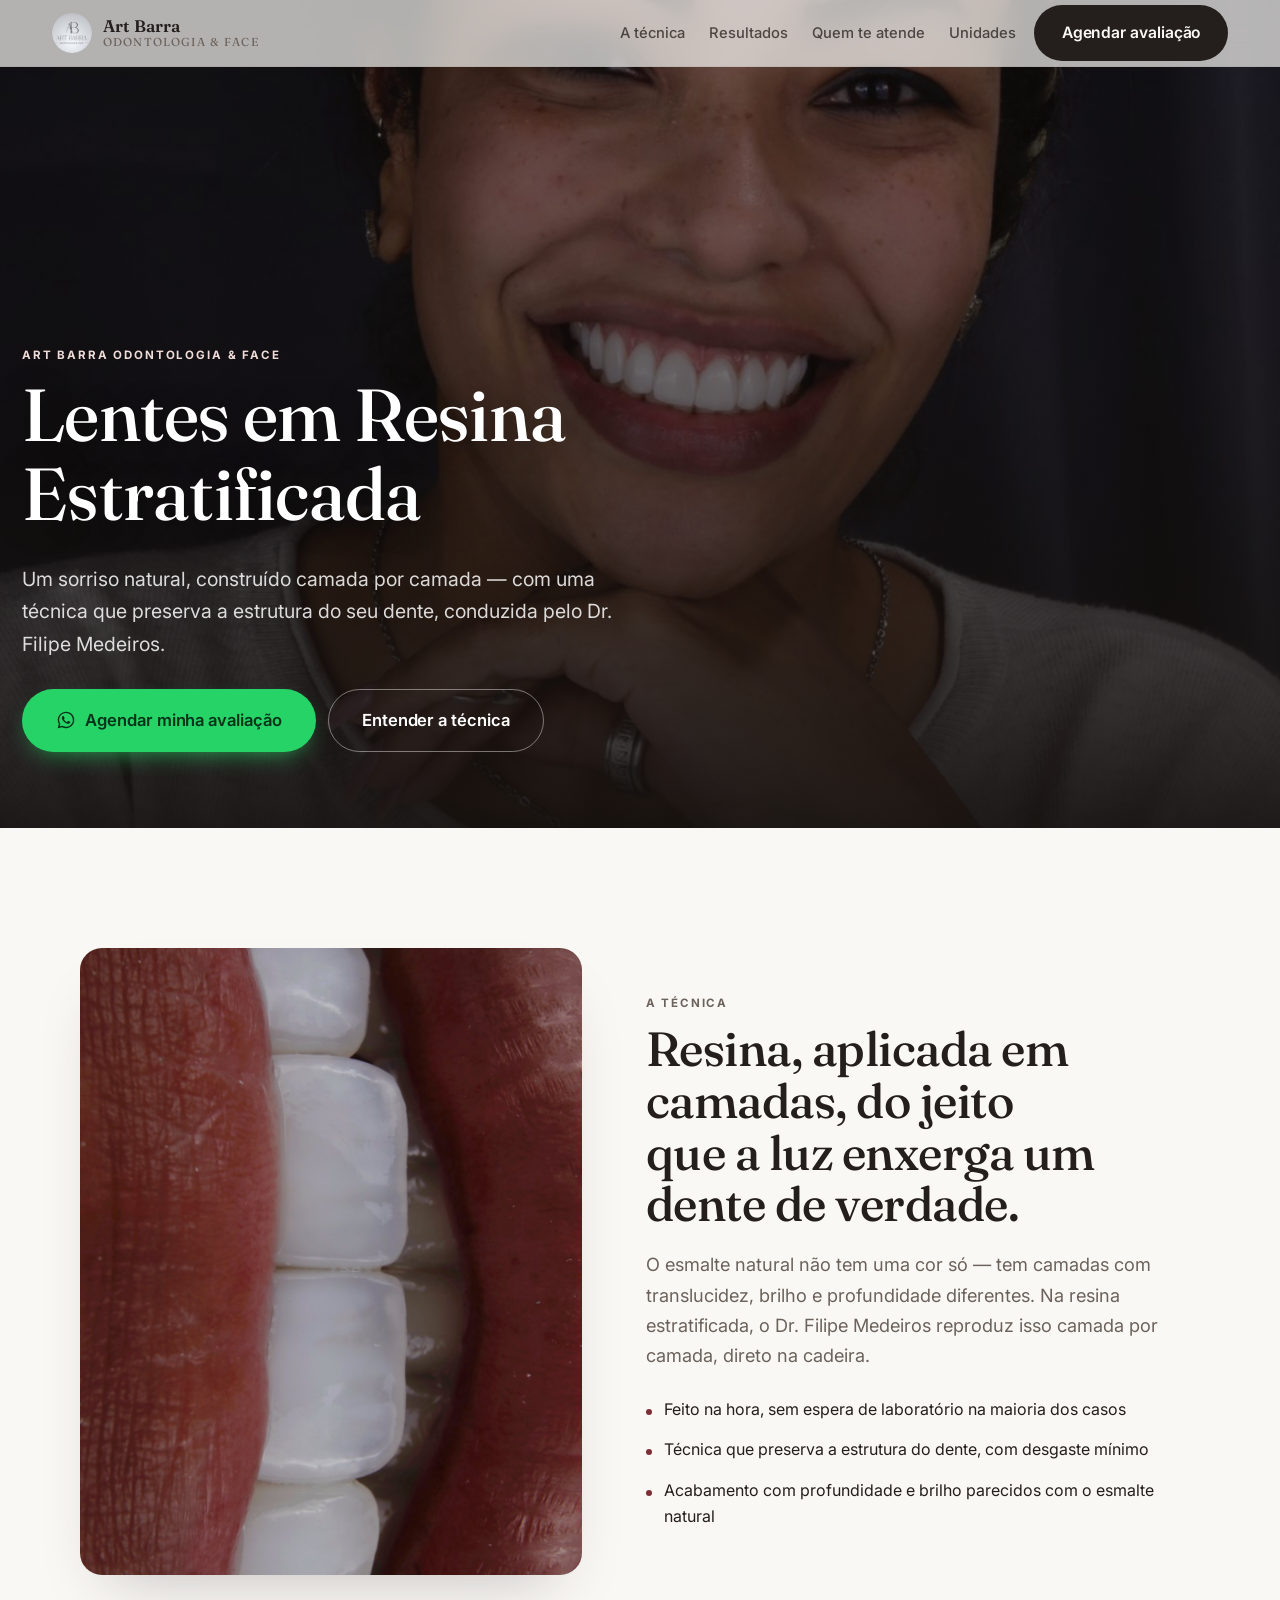
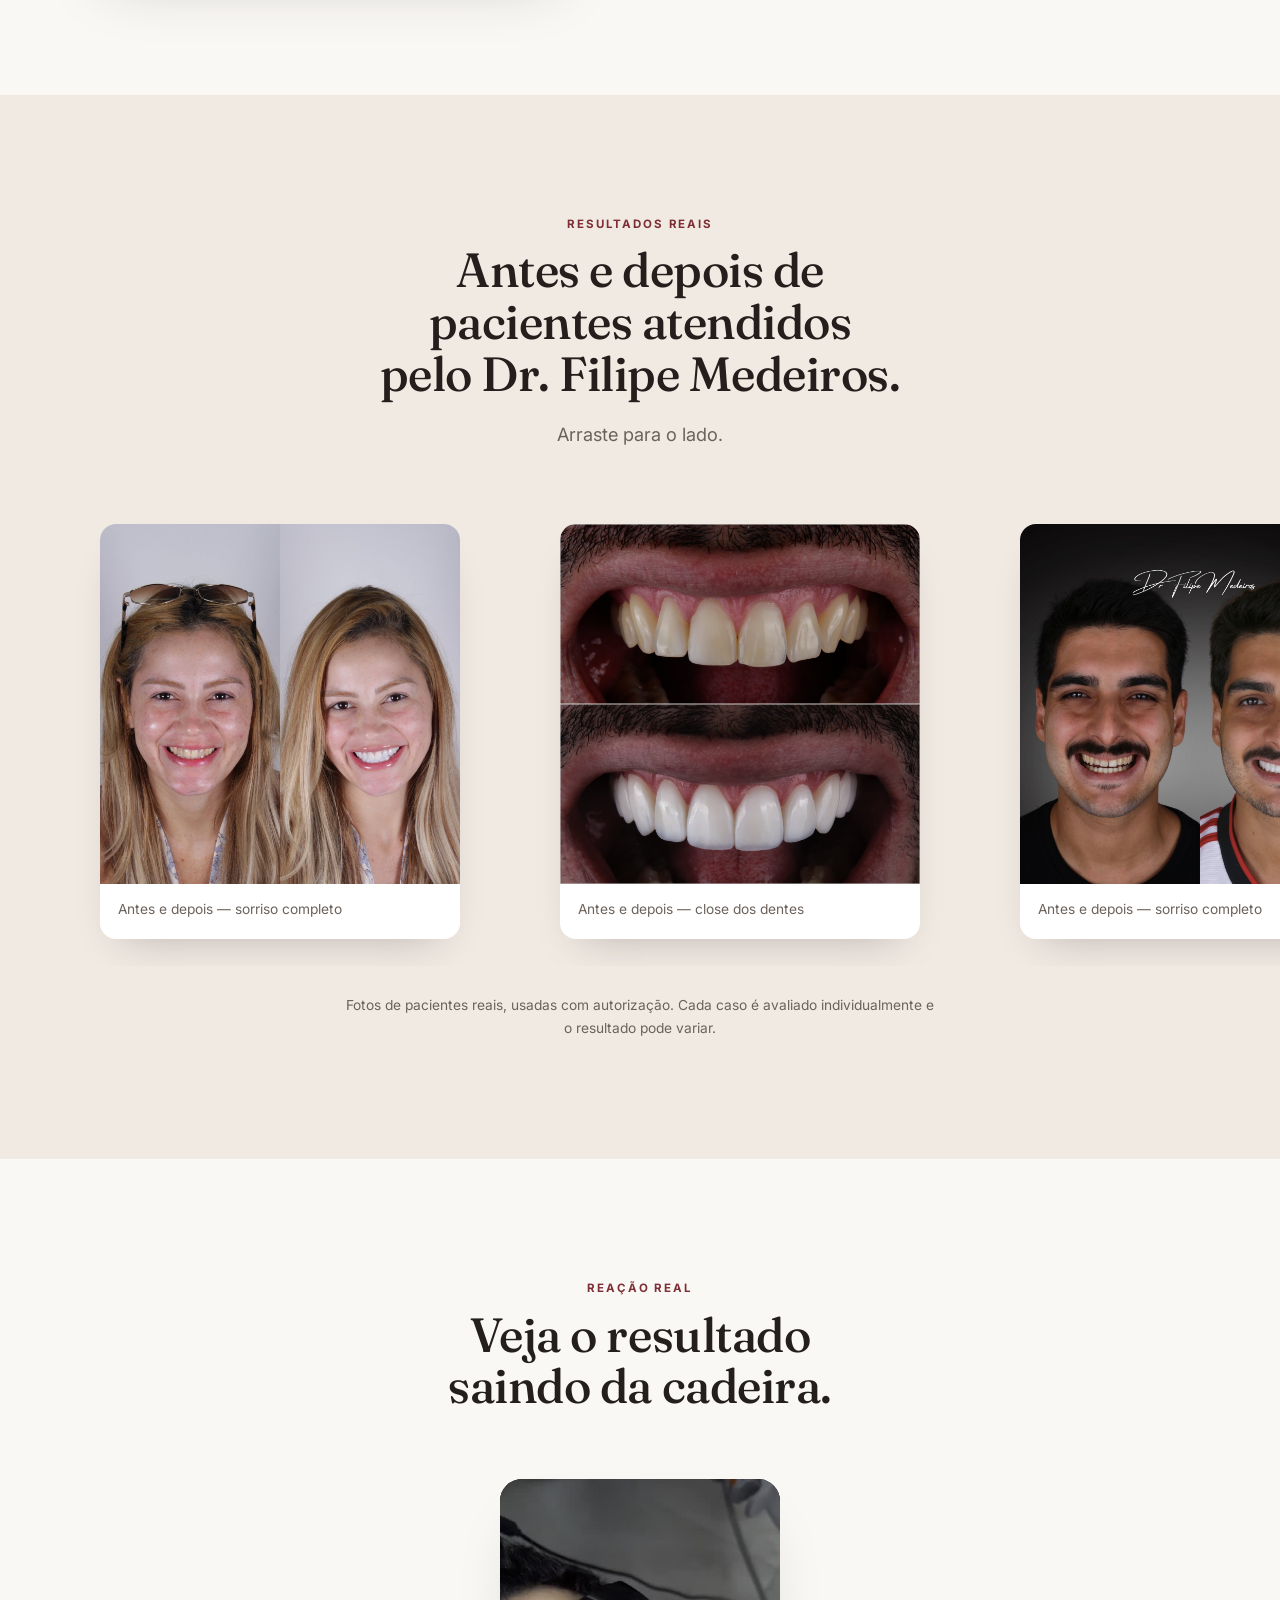
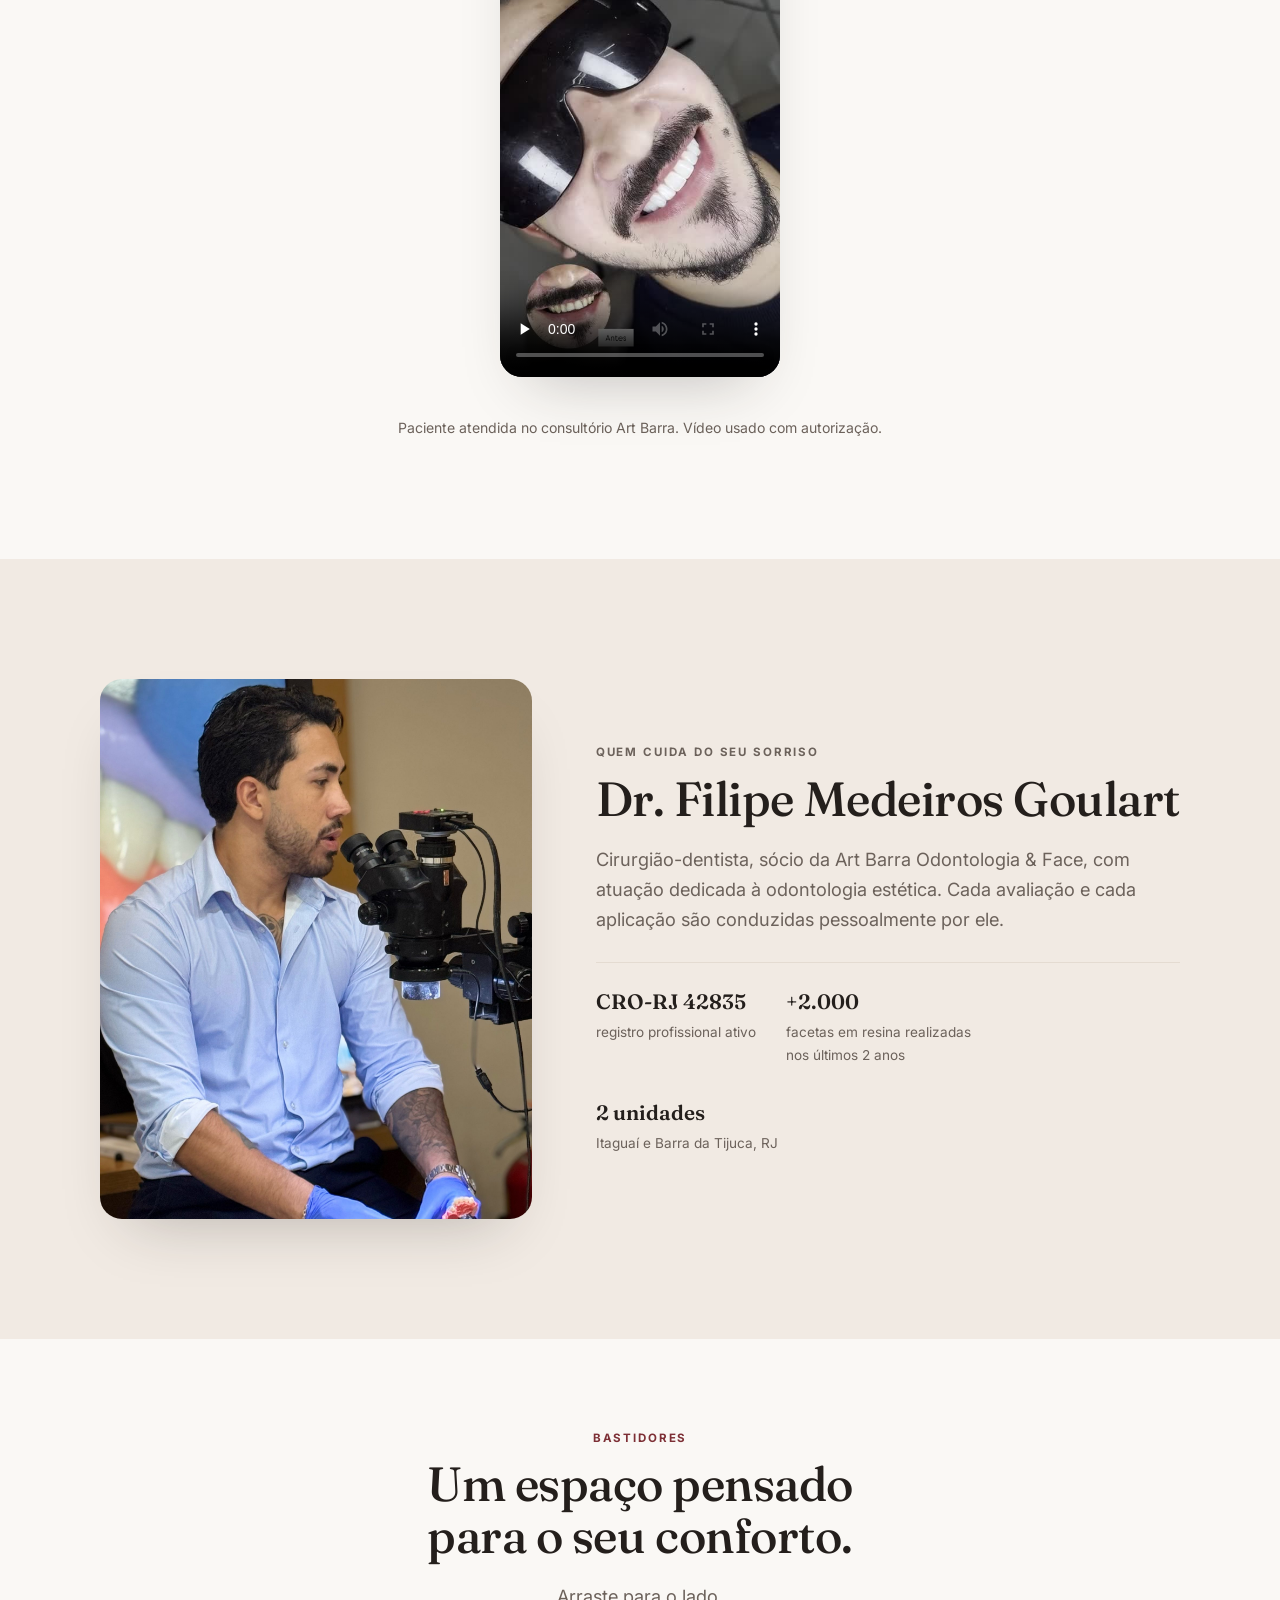
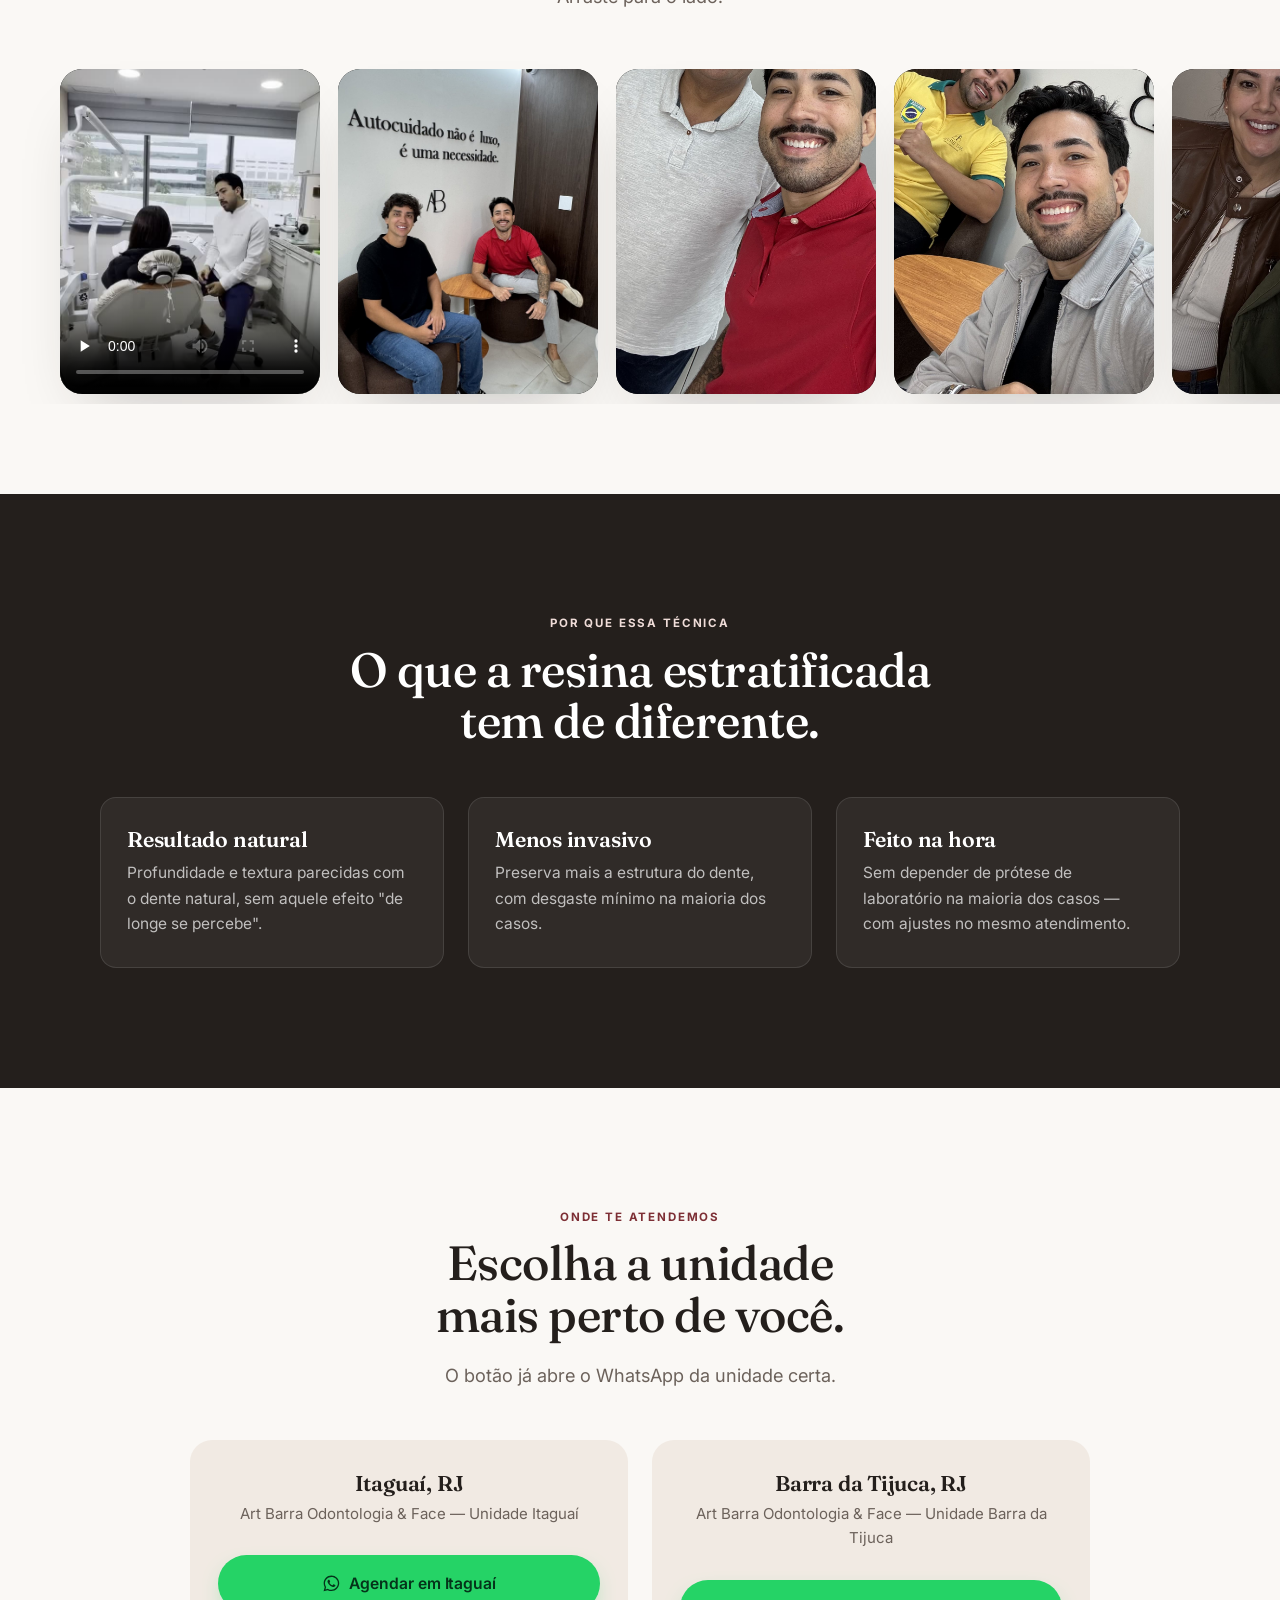
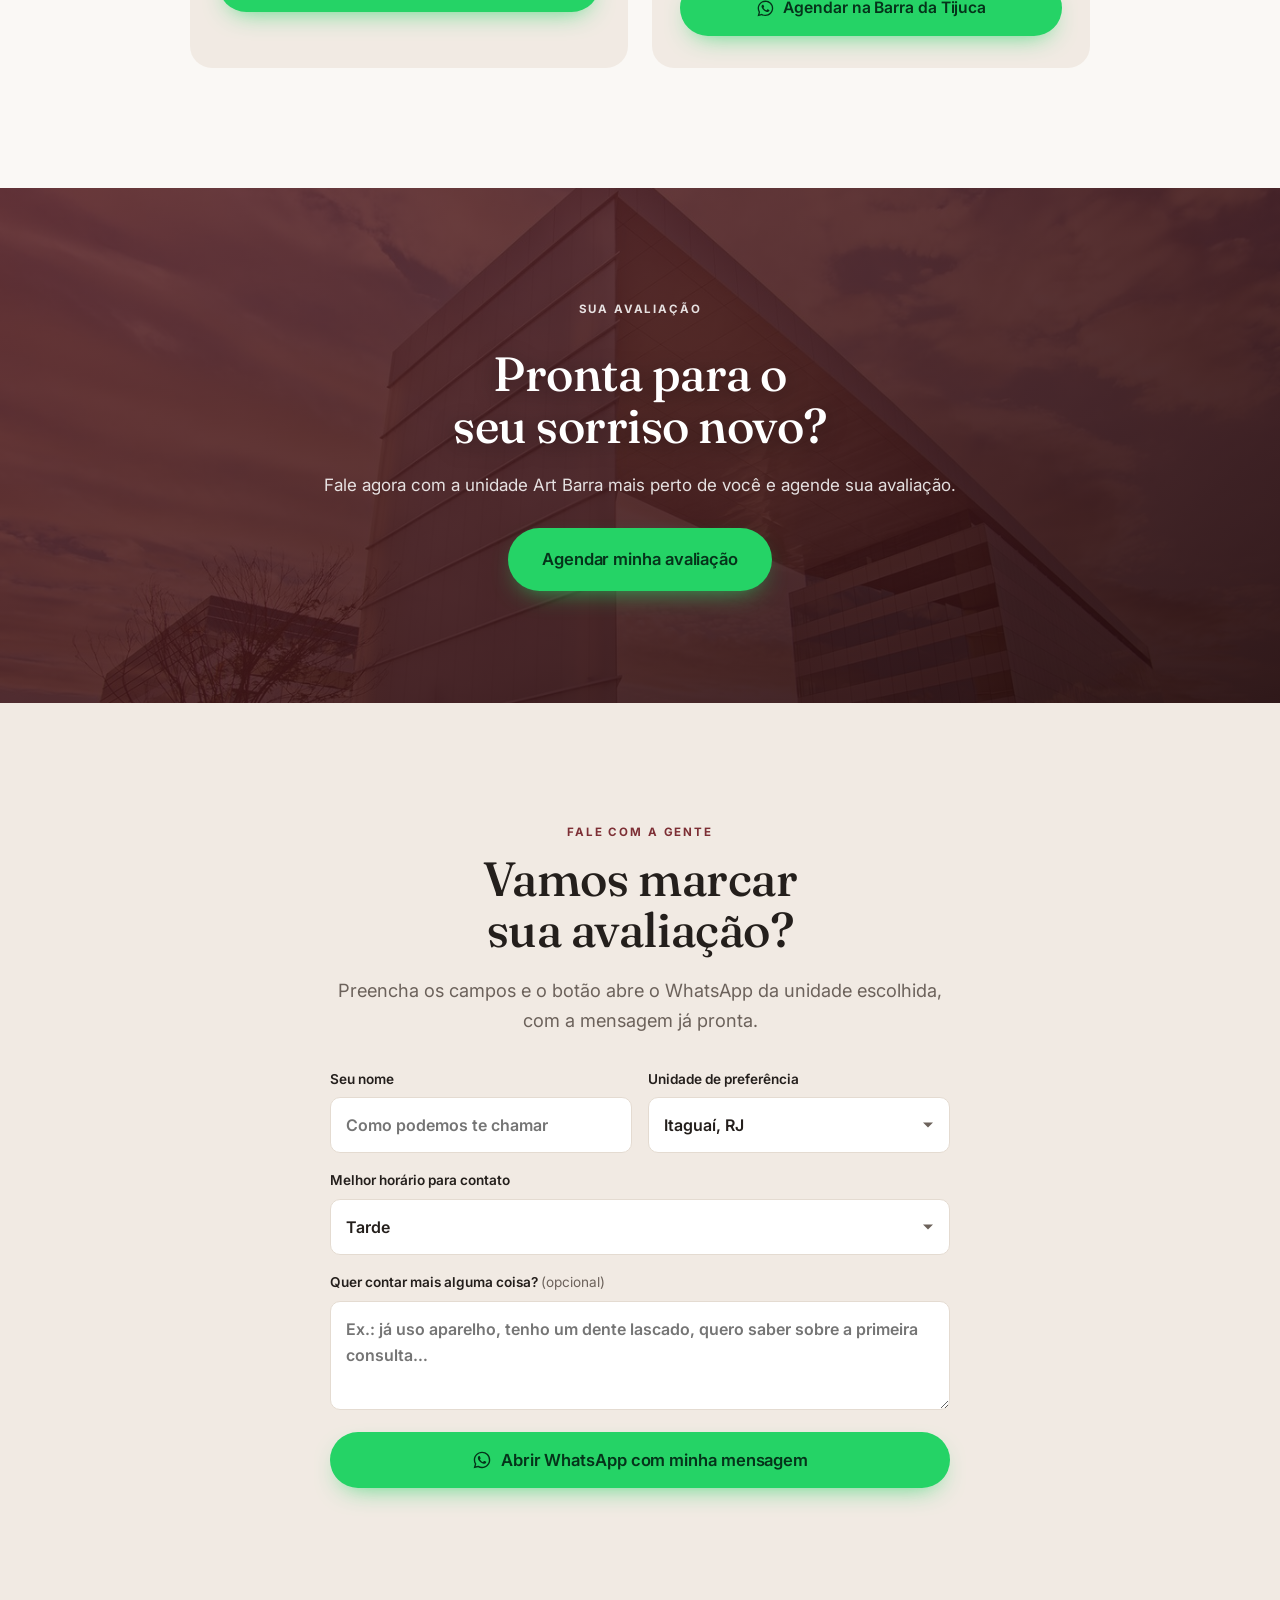
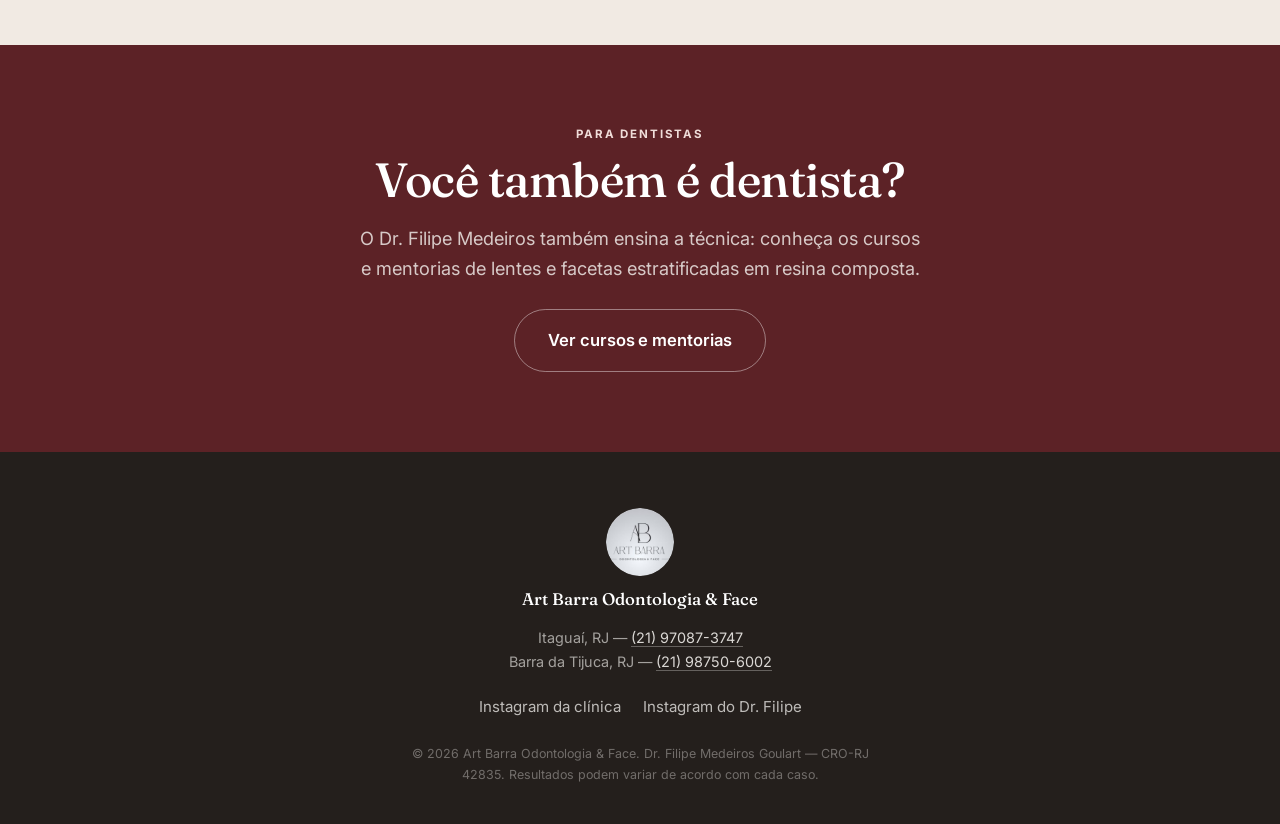
<file: lentes-resina/index.html>
<!DOCTYPE html>
<html lang="pt-BR">
<head>
<meta charset="UTF-8">
<meta name="viewport" content="width=device-width, initial-scale=1, viewport-fit=cover">
<title>Lentes em Resina Estratificada | Art Barra Odontologia & Face</title>
<meta name="description" content="Lentes em Resina Estratificada com o Dr. Filipe Medeiros, na Art Barra Odontologia & Face — unidades Itaguaí e Barra da Tijuca (RJ). Agende sua avaliação.">
<meta name="theme-color" content="#faf8f5">

<link rel="canonical" href="https://smilemakers-drfilipemedeiros.netlify.app/lentes-resina/">
<meta property="og:type" content="website">
<meta property="og:site_name" content="Art Barra Odontologia & Face">
<meta property="og:title" content="Lentes em Resina Estratificada | Art Barra Odontologia & Face">
<meta property="og:description" content="Um sorriso natural, construído camada por camada. Agende sua avaliação em Itaguaí ou na Barra da Tijuca (RJ).">
<meta property="og:locale" content="pt_BR">
<meta name="twitter:card" content="summary_large_image">

<link rel="icon" href="assets/img/artbarra-logo.png" type="image/png">
<link rel="apple-touch-icon" href="assets/img/artbarra-logo.png">

<link rel="preconnect" href="https://fonts.googleapis.com">
<link rel="preconnect" href="https://fonts.gstatic.com" crossorigin>
<link href="https://fonts.googleapis.com/css2?family=Fraunces:ital,wght@0,400;0,500;0,600;1,400&family=Inter:wght@400;500;600;700&display=swap" rel="stylesheet">
<link rel="stylesheet" href="assets/css/styles.css">
</head>
<body>

<a class="skip-link" href="#conteudo">Pular para o conteúdo</a>

<header class="nav" id="nav">
  <div class="nav__inner">
    <a class="nav__brand" href="#topo" aria-label="Art Barra Odontologia & Face — início">
      <img class="nav__logo" src="assets/img/artbarra-logo.png" alt="" width="40" height="40">
      <span class="nav__name">Art Barra<em>Odontologia &amp; Face</em></span>
    </a>
    <nav class="nav__links" aria-label="Navegação principal">
      <a href="#tecnica">A técnica</a>
      <a href="#resultados">Resultados</a>
      <a href="#mentor">Quem te atende</a>
      <a href="#unidades">Unidades</a>
    </nav>
    <a class="btn btn--dark nav__cta" href="#unidades">Agendar avaliação</a>
    <button class="nav__toggle" id="navToggle" aria-label="Abrir menu" aria-expanded="false" aria-controls="navSheet">
      <span></span><span></span><span></span>
    </button>
  </div>
  <div class="nav__sheet" id="navSheet" hidden>
    <a href="#tecnica">A técnica</a>
    <a href="#resultados">Resultados</a>
    <a href="#mentor">Quem te atende</a>
    <a href="#unidades">Unidades</a>
    <a class="btn btn--dark" href="#unidades">Agendar avaliação</a>
  </div>
</header>

<main id="conteudo">

  <!-- ============ HERO ============ -->
  <section class="hero" id="topo">
    <div class="hero__media">
      <img src="assets/img/fotos/retrato-resultado.jpg" alt="Paciente sorrindo após o tratamento de lentes em resina estratificada" width="1200" height="2133">
    </div>
    <div class="hero__scrim" aria-hidden="true"></div>
    <div class="hero__content">
      <p class="eyebrow eyebrow--light">Art Barra Odontologia &amp; Face</p>
      <h1>Lentes em Resina Estratificada</h1>
      <p class="hero__sub">
        Um sorriso natural, construído camada por camada — com uma técnica
        que preserva a estrutura do seu dente, conduzida pelo Dr. Filipe
        Medeiros.
      </p>
      <div class="hero__actions">
        <a class="btn btn--wa btn--lg" href="#unidades">
          <svg class="ico-wa" viewBox="0 0 24 24" aria-hidden="true"><path d="M12.04 2C6.58 2 2.13 6.45 2.13 11.91c0 1.75.46 3.45 1.32 4.95L2 22l5.25-1.38a9.9 9.9 0 0 0 4.79 1.22h.01c5.46 0 9.91-4.45 9.91-9.91 0-2.65-1.03-5.14-2.9-7.01A9.82 9.82 0 0 0 12.04 2Zm0 18.13h-.01a8.2 8.2 0 0 1-4.19-1.15l-.3-.18-3.12.82.83-3.04-.2-.31a8.19 8.19 0 0 1-1.26-4.36c0-4.54 3.7-8.24 8.25-8.24 2.2 0 4.27.86 5.83 2.42a8.19 8.19 0 0 1 2.41 5.83c0 4.54-3.7 8.21-8.24 8.21Zm4.52-6.16c-.25-.12-1.47-.72-1.69-.81-.23-.08-.39-.12-.56.13-.16.24-.64.8-.78.97-.15.16-.29.18-.53.06-.25-.12-1.05-.39-1.99-1.23-.74-.66-1.23-1.47-1.38-1.72-.14-.25-.01-.38.11-.5.11-.11.25-.29.37-.44.13-.15.17-.25.25-.41.08-.17.04-.31-.02-.43-.06-.12-.56-1.34-.76-1.84-.2-.48-.4-.42-.56-.43h-.47c-.17 0-.43.06-.66.31-.22.25-.86.85-.86 2.07 0 1.22.89 2.4 1.01 2.56.12.17 1.75 2.67 4.23 3.74.59.26 1.05.41 1.41.52.59.19 1.13.16 1.56.1.48-.07 1.47-.6 1.68-1.18.21-.58.21-1.08.14-1.18-.06-.11-.22-.17-.47-.29Z"/></svg>
          Agendar minha avaliação
        </a>
        <a class="btn btn--ghost btn--lg" href="#tecnica">Entender a técnica</a>
      </div>
    </div>
  </section>

  <!-- ============ A TÉCNICA ============ -->
  <section class="tecnica" id="tecnica">
    <div class="tecnica__grid">
      <figure class="tecnica__media reveal" data-reveal>
        <img src="assets/img/fotos/macro-close-lentes.jpg" alt="Detalhe de close das lentes em resina, mostrando textura e brilho natural" loading="lazy" decoding="async">
      </figure>
      <div class="tecnica__text reveal" data-reveal>
        <p class="eyebrow">A técnica</p>
        <h2>Resina, aplicada em camadas, do jeito que a luz enxerga um dente de verdade.</h2>
        <p class="lead">
          O esmalte natural não tem uma cor só — tem camadas com
          translucidez, brilho e profundidade diferentes. Na resina
          estratificada, o Dr. Filipe Medeiros reproduz isso camada por
          camada, direto na cadeira.
        </p>
        <ul class="beneficios">
          <li>Feito na hora, sem espera de laboratório na maioria dos casos</li>
          <li>Técnica que preserva a estrutura do dente, com desgaste mínimo</li>
          <li>Acabamento com profundidade e brilho parecidos com o esmalte natural</li>
        </ul>
      </div>
    </div>
  </section>

  <!-- ============ ANTES E DEPOIS ============ -->
  <section class="resultados" id="resultados">
    <div class="section-head reveal" data-reveal>
      <p class="eyebrow">Resultados reais</p>
      <h2>Antes e depois de pacientes atendidos pelo Dr. Filipe Medeiros.</h2>
      <p class="lead">Arraste para o lado.</p>
    </div>
    <div class="resultados__track" tabindex="0" aria-label="Galeria de antes e depois, role horizontalmente">
      <figure class="compare">
        <img src="assets/img/fotos/antes-depois-01.jpg" alt="Antes e depois do sorriso de uma paciente, com lentes em resina estratificada" loading="lazy" decoding="async">
        <figcaption>Antes e depois — sorriso completo</figcaption>
      </figure>
      <figure class="compare">
        <img src="assets/img/fotos/antes-depois-02.jpg" alt="Antes e depois em close dos dentes de um paciente, com lentes em resina estratificada" loading="lazy" decoding="async">
        <figcaption>Antes e depois — close dos dentes</figcaption>
      </figure>
      <figure class="compare">
        <img src="assets/img/fotos/antes-depois-03.jpg" alt="Antes e depois do sorriso de um paciente, com lentes em resina estratificada" loading="lazy" decoding="async">
        <figcaption>Antes e depois — sorriso completo</figcaption>
      </figure>
      <figure class="compare">
        <img src="assets/img/fotos/antes-depois-04.jpg" alt="Antes e depois em close dos dentes de outro paciente, com lentes em resina estratificada" loading="lazy" decoding="async">
        <figcaption>Antes e depois — close dos dentes</figcaption>
      </figure>
      <figure class="compare">
        <img src="assets/img/fotos/antes-depois-05.jpg" alt="Antes e depois do sorriso e dos dentes de outro paciente, com lentes em resina estratificada" loading="lazy" decoding="async">
        <figcaption>Antes e depois — sorriso e close</figcaption>
      </figure>
      <figure class="compare">
        <img src="assets/img/fotos/antes-depois-06.jpg" alt="Antes e depois do sorriso de outro paciente, com lentes em resina estratificada" loading="lazy" decoding="async">
        <figcaption>Antes e depois — sorriso completo</figcaption>
      </figure>
      <figure class="compare">
        <img src="assets/img/fotos/antes-depois-07.jpg" alt="Antes e depois do sorriso de outro paciente, com lentes em resina estratificada" loading="lazy" decoding="async">
        <figcaption>Antes e depois — sorriso completo</figcaption>
      </figure>
    </div>
    <p class="resultados__nota">Fotos de pacientes reais, usadas com autorização. Cada caso é avaliado individualmente e o resultado pode variar.</p>
  </section>

  <!-- ============ VÍDEO RESULTADO ============ -->
  <section class="video-resultado">
    <div class="section-head reveal" data-reveal>
      <p class="eyebrow">Reação real</p>
      <h2>Veja o resultado saindo da cadeira.</h2>
    </div>
    <div class="video-resultado__grid">
      <figure class="video-resultado__frame reveal" data-reveal>
        <video controls preload="none" playsinline poster="assets/video/resultado-video-2-poster.jpg" aria-label="Vídeo: paciente vendo o resultado das lentes em resina estratificada pela primeira vez">
          <source src="assets/video/resultado-video-2.mp4" type="video/mp4">
        </video>
      </figure>
    </div>
    <p class="video-resultado__nota">Paciente atendida no consultório Art Barra. Vídeo usado com autorização.</p>
  </section>

  <!-- ============ QUEM TE ATENDE ============ -->
  <section class="mentor" id="mentor">
    <div class="mentor__grid">
      <figure class="mentor__media reveal" data-reveal>
        <img src="assets/img/fotos/dr-filipe-microscopio.jpg" alt="Dr. Filipe Medeiros Goulart trabalhando com microscópio odontológico" loading="lazy" decoding="async">
      </figure>
      <div class="mentor__text reveal" data-reveal>
        <p class="eyebrow">Quem cuida do seu sorriso</p>
        <h2>Dr. Filipe Medeiros Goulart</h2>
        <p class="lead">
          Cirurgião-dentista, sócio da Art Barra Odontologia &amp; Face, com
          atuação dedicada à odontologia estética. Cada avaliação e cada
          aplicação são conduzidas pessoalmente por ele.
        </p>
        <ul class="facts">
          <li><strong>CRO-RJ 42835</strong><span>registro profissional ativo</span></li>
          <li><strong>+2.000</strong><span>facetas em resina realizadas nos últimos 2 anos</span></li>
          <li><strong>2 unidades</strong><span>Itaguaí e Barra da Tijuca, RJ</span></li>
        </ul>
      </div>
    </div>
  </section>

  <!-- ============ AMBIENTE ============ -->
  <section class="ambiente">
    <div class="section-head reveal" data-reveal>
      <p class="eyebrow">Bastidores</p>
      <h2>Um espaço pensado para o seu conforto.</h2>
      <p class="lead">Arraste para o lado.</p>
    </div>
    <div class="ambiente__track" tabindex="0" aria-label="Galeria de bastidores, role horizontalmente">
      <figure>
        <video controls preload="none" playsinline poster="assets/video/consultorio-video-poster.jpg" aria-label="Vídeo: Dr. Filipe Medeiros em consulta na Art Barra, com vista para a cidade">
          <source src="assets/video/consultorio-video.mp4" type="video/mp4">
        </video>
      </figure>
      <figure><img src="assets/img/fotos/ambiente-02.jpg" alt="Sala de espera da Art Barra Odontologia & Face" loading="lazy" decoding="async"></figure>
      <figure><img src="assets/img/fotos/ambiente-01.jpg" alt="Dr. Filipe Medeiros sorrindo ao lado de um paciente, na Art Barra" loading="lazy" decoding="async"></figure>
      <figure><img src="assets/img/fotos/ambiente-03.jpg" alt="Dr. Filipe Medeiros sorrindo ao lado de um paciente, na Art Barra" loading="lazy" decoding="async"></figure>
      <figure><img src="assets/img/fotos/ambiente-04.jpg" alt="Dr. Filipe Medeiros sorrindo ao lado de uma paciente, na Art Barra" loading="lazy" decoding="async"></figure>
      <figure><img src="assets/img/fotos/ambiente-05.jpg" alt="Dr. Filipe Medeiros sorrindo ao lado de uma paciente, na Art Barra" loading="lazy" decoding="async"></figure>
      <figure><img src="assets/img/fotos/ambiente-06.jpg" alt="Dr. Filipe Medeiros sorrindo ao lado de um paciente, na Art Barra" loading="lazy" decoding="async"></figure>
    </div>
  </section>

  <!-- ============ POR QUE RESINA ESTRATIFICADA ============ -->
  <section class="porque">
    <div class="section-head reveal" data-reveal>
      <p class="eyebrow eyebrow--light">Por que essa técnica</p>
      <h2>O que a resina estratificada tem de diferente.</h2>
    </div>
    <div class="cards">
      <div class="card reveal" data-reveal>
        <h3>Resultado natural</h3>
        <p>Profundidade e textura parecidas com o dente natural, sem aquele efeito "de longe se percebe".</p>
      </div>
      <div class="card reveal" data-reveal>
        <h3>Menos invasivo</h3>
        <p>Preserva mais a estrutura do dente, com desgaste mínimo na maioria dos casos.</p>
      </div>
      <div class="card reveal" data-reveal>
        <h3>Feito na hora</h3>
        <p>Sem depender de prótese de laboratório na maioria dos casos — com ajustes no mesmo atendimento.</p>
      </div>
    </div>
  </section>

  <!-- ============ UNIDADES ============ -->
  <section class="unidades" id="unidades">
    <div class="section-head reveal" data-reveal>
      <p class="eyebrow">Onde te atendemos</p>
      <h2>Escolha a unidade mais perto de você.</h2>
      <p class="lead">O botão já abre o WhatsApp da unidade certa.</p>
    </div>
    <div class="unidades__grid">
      <div class="unidade reveal" data-reveal>
        <h3>Itaguaí, RJ</h3>
        <p>Art Barra Odontologia &amp; Face — Unidade Itaguaí</p>
        <a class="btn btn--wa" href="https://wa.me/5521970873747?text=Ol%C3%A1%21%20Quero%20agendar%20uma%20avalia%C3%A7%C3%A3o%20para%20Lentes%20em%20Resina%20Estratificada%20na%20unidade%20Itagua%C3%AD." target="_blank" rel="noopener">
          <svg class="ico-wa" viewBox="0 0 24 24" aria-hidden="true"><path d="M12.04 2C6.58 2 2.13 6.45 2.13 11.91c0 1.75.46 3.45 1.32 4.95L2 22l5.25-1.38a9.9 9.9 0 0 0 4.79 1.22h.01c5.46 0 9.91-4.45 9.91-9.91 0-2.65-1.03-5.14-2.9-7.01A9.82 9.82 0 0 0 12.04 2Zm0 18.13h-.01a8.2 8.2 0 0 1-4.19-1.15l-.3-.18-3.12.82.83-3.04-.2-.31a8.19 8.19 0 0 1-1.26-4.36c0-4.54 3.7-8.24 8.25-8.24 2.2 0 4.27.86 5.83 2.42a8.19 8.19 0 0 1 2.41 5.83c0 4.54-3.7 8.21-8.24 8.21Zm4.52-6.16c-.25-.12-1.47-.72-1.69-.81-.23-.08-.39-.12-.56.13-.16.24-.64.8-.78.97-.15.16-.29.18-.53.06-.25-.12-1.05-.39-1.99-1.23-.74-.66-1.23-1.47-1.38-1.72-.14-.25-.01-.38.11-.5.11-.11.25-.29.37-.44.13-.15.17-.25.25-.41.08-.17.04-.31-.02-.43-.06-.12-.56-1.34-.76-1.84-.2-.48-.4-.42-.56-.43h-.47c-.17 0-.43.06-.66.31-.22.25-.86.85-.86 2.07 0 1.22.89 2.4 1.01 2.56.12.17 1.75 2.67 4.23 3.74.59.26 1.05.41 1.41.52.59.19 1.13.16 1.56.1.48-.07 1.47-.6 1.68-1.18.21-.58.21-1.08.14-1.18-.06-.11-.22-.17-.47-.29Z"/></svg>
          Agendar em Itaguaí
        </a>
      </div>
      <div class="unidade reveal" data-reveal>
        <h3>Barra da Tijuca, RJ</h3>
        <p>Art Barra Odontologia &amp; Face — Unidade Barra da Tijuca</p>
        <a class="btn btn--wa" href="https://wa.me/5521987506002?text=Ol%C3%A1%21%20Quero%20agendar%20uma%20avalia%C3%A7%C3%A3o%20para%20Lentes%20em%20Resina%20Estratificada%20na%20unidade%20Barra%20da%20Tijuca." target="_blank" rel="noopener">
          <svg class="ico-wa" viewBox="0 0 24 24" aria-hidden="true"><path d="M12.04 2C6.58 2 2.13 6.45 2.13 11.91c0 1.75.46 3.45 1.32 4.95L2 22l5.25-1.38a9.9 9.9 0 0 0 4.79 1.22h.01c5.46 0 9.91-4.45 9.91-9.91 0-2.65-1.03-5.14-2.9-7.01A9.82 9.82 0 0 0 12.04 2Zm0 18.13h-.01a8.2 8.2 0 0 1-4.19-1.15l-.3-.18-3.12.82.83-3.04-.2-.31a8.19 8.19 0 0 1-1.26-4.36c0-4.54 3.7-8.24 8.25-8.24 2.2 0 4.27.86 5.83 2.42a8.19 8.19 0 0 1 2.41 5.83c0 4.54-3.7 8.21-8.24 8.21Zm4.52-6.16c-.25-.12-1.47-.72-1.69-.81-.23-.08-.39-.12-.56.13-.16.24-.64.8-.78.97-.15.16-.29.18-.53.06-.25-.12-1.05-.39-1.99-1.23-.74-.66-1.23-1.47-1.38-1.72-.14-.25-.01-.38.11-.5.11-.11.25-.29.37-.44.13-.15.17-.25.25-.41.08-.17.04-.31-.02-.43-.06-.12-.56-1.34-.76-1.84-.2-.48-.4-.42-.56-.43h-.47c-.17 0-.43.06-.66.31-.22.25-.86.85-.86 2.07 0 1.22.89 2.4 1.01 2.56.12.17 1.75 2.67 4.23 3.74.59.26 1.05.41 1.41.52.59.19 1.13.16 1.56.1.48-.07 1.47-.6 1.68-1.18.21-.58.21-1.08.14-1.18-.06-.11-.22-.17-.47-.29Z"/></svg>
          Agendar na Barra da Tijuca
        </a>
      </div>
    </div>
  </section>

  <!-- ============ CTA GRANDE ============ -->
  <section class="bigcta">
    <img class="bigcta__bg" src="assets/img/fotos/predio-unidade.jpg" alt="" aria-hidden="true" loading="lazy" decoding="async">
    <div class="bigcta__scrim" aria-hidden="true"></div>
    <div class="bigcta__inner reveal" data-reveal>
      <p class="eyebrow eyebrow--light">Sua avaliação</p>
      <h2>Pronta para o seu sorriso novo?</h2>
      <p>Fale agora com a unidade Art Barra mais perto de você e agende sua avaliação.</p>
      <div class="bigcta__actions">
        <a class="btn btn--wa btn--lg" href="#unidades">Agendar minha avaliação</a>
      </div>
    </div>
  </section>

  <!-- ============ FORMULÁRIO -> WHATSAPP ============ -->
  <section class="contact" id="contato">
    <div class="contact__inner reveal" data-reveal>
      <p class="eyebrow">Fale com a gente</p>
      <h2>Vamos marcar sua avaliação?</h2>
      <p class="lead">Preencha os campos e o botão abre o WhatsApp da unidade escolhida, com a mensagem já pronta.</p>

      <form class="form" id="waForm" novalidate>
        <div class="form__row">
          <label>
            <span>Seu nome</span>
            <input type="text" name="nome" id="fNome" required autocomplete="name" placeholder="Como podemos te chamar">
          </label>
          <label>
            <span>Unidade de preferência</span>
            <select name="unidade" id="fUnidade">
              <option value="5521970873747">Itaguaí, RJ</option>
              <option value="5521987506002">Barra da Tijuca, RJ</option>
            </select>
          </label>
        </div>

        <label>
          <span>Melhor horário para contato</span>
          <select name="periodo" id="fPeriodo">
            <option>Manhã</option>
            <option selected>Tarde</option>
            <option>Noite</option>
            <option>Qualquer horário</option>
          </select>
        </label>

        <label>
          <span>Quer contar mais alguma coisa? <i>(opcional)</i></span>
          <textarea name="obs" id="fObs" rows="3" placeholder="Ex.: já uso aparelho, tenho um dente lascado, quero saber sobre a primeira consulta…"></textarea>
        </label>

        <button type="submit" class="btn btn--wa btn--lg btn--full">
          <svg class="ico-wa" viewBox="0 0 24 24" aria-hidden="true"><path d="M12.04 2C6.58 2 2.13 6.45 2.13 11.91c0 1.75.46 3.45 1.32 4.95L2 22l5.25-1.38a9.9 9.9 0 0 0 4.79 1.22h.01c5.46 0 9.91-4.45 9.91-9.91 0-2.65-1.03-5.14-2.9-7.01A9.82 9.82 0 0 0 12.04 2Zm0 18.13h-.01a8.2 8.2 0 0 1-4.19-1.15l-.3-.18-3.12.82.83-3.04-.2-.31a8.19 8.19 0 0 1-1.26-4.36c0-4.54 3.7-8.24 8.25-8.24 2.2 0 4.27.86 5.83 2.42a8.19 8.19 0 0 1 2.41 5.83c0 4.54-3.7 8.21-8.24 8.21Zm4.52-6.16c-.25-.12-1.47-.72-1.69-.81-.23-.08-.39-.12-.56.13-.16.24-.64.8-.78.97-.15.16-.29.18-.53.06-.25-.12-1.05-.39-1.99-1.23-.74-.66-1.23-1.47-1.38-1.72-.14-.25-.01-.38.11-.5.11-.11.25-.29.37-.44.13-.15.17-.25.25-.41.08-.17.04-.31-.02-.43-.06-.12-.56-1.34-.76-1.84-.2-.48-.4-.42-.56-.43h-.47c-.17 0-.43.06-.66.31-.22.25-.86.85-.86 2.07 0 1.22.89 2.4 1.01 2.56.12.17 1.75 2.67 4.23 3.74.59.26 1.05.41 1.41.52.59.19 1.13.16 1.56.1.48-.07 1.47-.6 1.68-1.18.21-.58.21-1.08.14-1.18-.06-.11-.22-.17-.47-.29Z"/></svg>
          Abrir WhatsApp com minha mensagem
        </button>
        <p class="form__note" id="formNote" role="status"></p>
      </form>
    </div>
  </section>

  <!-- ============ CURSOS E MENTORIAS (para dentistas) ============ -->
  <section class="cursos">
    <div class="cursos__inner reveal" data-reveal>
      <p class="eyebrow eyebrow--light">Para dentistas</p>
      <h2>Você também é dentista?</h2>
      <p class="lead lead--light">
        O Dr. Filipe Medeiros também ensina a técnica: conheça os cursos e
        mentorias de lentes e facetas estratificadas em resina composta.
      </p>
      <a class="btn btn--ghost btn--lg" href="https://artbarracursos.netlify.app" target="_blank" rel="noopener">Ver cursos e mentorias</a>
    </div>
  </section>

</main>

<footer class="footer">
  <div class="footer__inner">
    <img class="footer__logo" src="assets/img/artbarra-logo.png" alt="" width="68" height="68" loading="lazy">
    <p class="footer__tag">Art Barra Odontologia &amp; Face</p>
    <address class="footer__addr">
      Itaguaí, RJ — <a href="https://wa.me/5521970873747" target="_blank" rel="noopener">(21) 97087-3747</a><br>
      Barra da Tijuca, RJ — <a href="https://wa.me/5521987506002" target="_blank" rel="noopener">(21) 98750-6002</a>
    </address>
    <nav class="footer__links" aria-label="Redes sociais">
      <a href="https://www.instagram.com/artbarraodonto/" target="_blank" rel="noopener">Instagram da clínica</a>
      <a href="https://www.instagram.com/drfilipemedeiros/" target="_blank" rel="noopener">Instagram do Dr. Filipe</a>
    </nav>
    <p class="footer__legal">© <span id="year"></span> Art Barra Odontologia &amp; Face. Dr. Filipe Medeiros Goulart — CRO-RJ 42835. Resultados podem variar de acordo com cada caso.</p>
  </div>
</footer>

<a class="wabar" id="waBar" href="#unidades">
  <svg viewBox="0 0 24 24" aria-hidden="true"><path d="M12.04 2C6.58 2 2.13 6.45 2.13 11.91c0 1.75.46 3.45 1.32 4.95L2 22l5.25-1.38a9.9 9.9 0 0 0 4.79 1.22h.01c5.46 0 9.91-4.45 9.91-9.91 0-2.65-1.03-5.14-2.9-7.01A9.82 9.82 0 0 0 12.04 2Zm0 18.13h-.01a8.2 8.2 0 0 1-4.19-1.15l-.3-.18-3.12.82.83-3.04-.2-.31a8.19 8.19 0 0 1-1.26-4.36c0-4.54 3.7-8.24 8.25-8.24 2.2 0 4.27.86 5.83 2.42a8.19 8.19 0 0 1 2.41 5.83c0 4.54-3.7 8.21-8.24 8.21Zm4.52-6.16c-.25-.12-1.47-.72-1.69-.81-.23-.08-.39-.12-.56.13-.16.24-.64.8-.78.97-.15.16-.29.18-.53.06-.25-.12-1.05-.39-1.99-1.23-.74-.66-1.23-1.47-1.38-1.72-.14-.25-.01-.38.11-.5.11-.11.25-.29.37-.44.13-.15.17-.25.25-.41.08-.17.04-.31-.02-.43-.06-.12-.56-1.34-.76-1.84-.2-.48-.4-.42-.56-.43h-.47c-.17 0-.43.06-.66.31-.22.25-.86.85-.86 2.07 0 1.22.89 2.4 1.01 2.56.12.17 1.75 2.67 4.23 3.74.59.26 1.05.41 1.41.52.59.19 1.13.16 1.56.1.48-.07 1.47-.6 1.68-1.18.21-.58.21-1.08.14-1.18-.06-.11-.22-.17-.47-.29Z"/></svg>
  <span><strong>Agende sua avaliação</strong> Escolha sua unidade</span>
</a>

<script src="assets/js/main.js"></script>
<script type="application/ld+json">
{
  "@context": "https://schema.org",
  "@type": "MedicalProcedure",
  "name": "Lentes em Resina Estratificada",
  "howPerformed": "Aplicação de resina composta estratificada diretamente na cadeira, sem etapa de laboratório na maioria dos casos.",
  "provider": {
    "@type": "Dentist",
    "name": "Art Barra Odontologia & Face",
    "employee": {
      "@type": "Person",
      "name": "Dr. Filipe Medeiros Goulart",
      "jobTitle": "Cirurgião-dentista, CRO-RJ 42835"
    }
  }
}
</script>
</body>
</html>
</file>
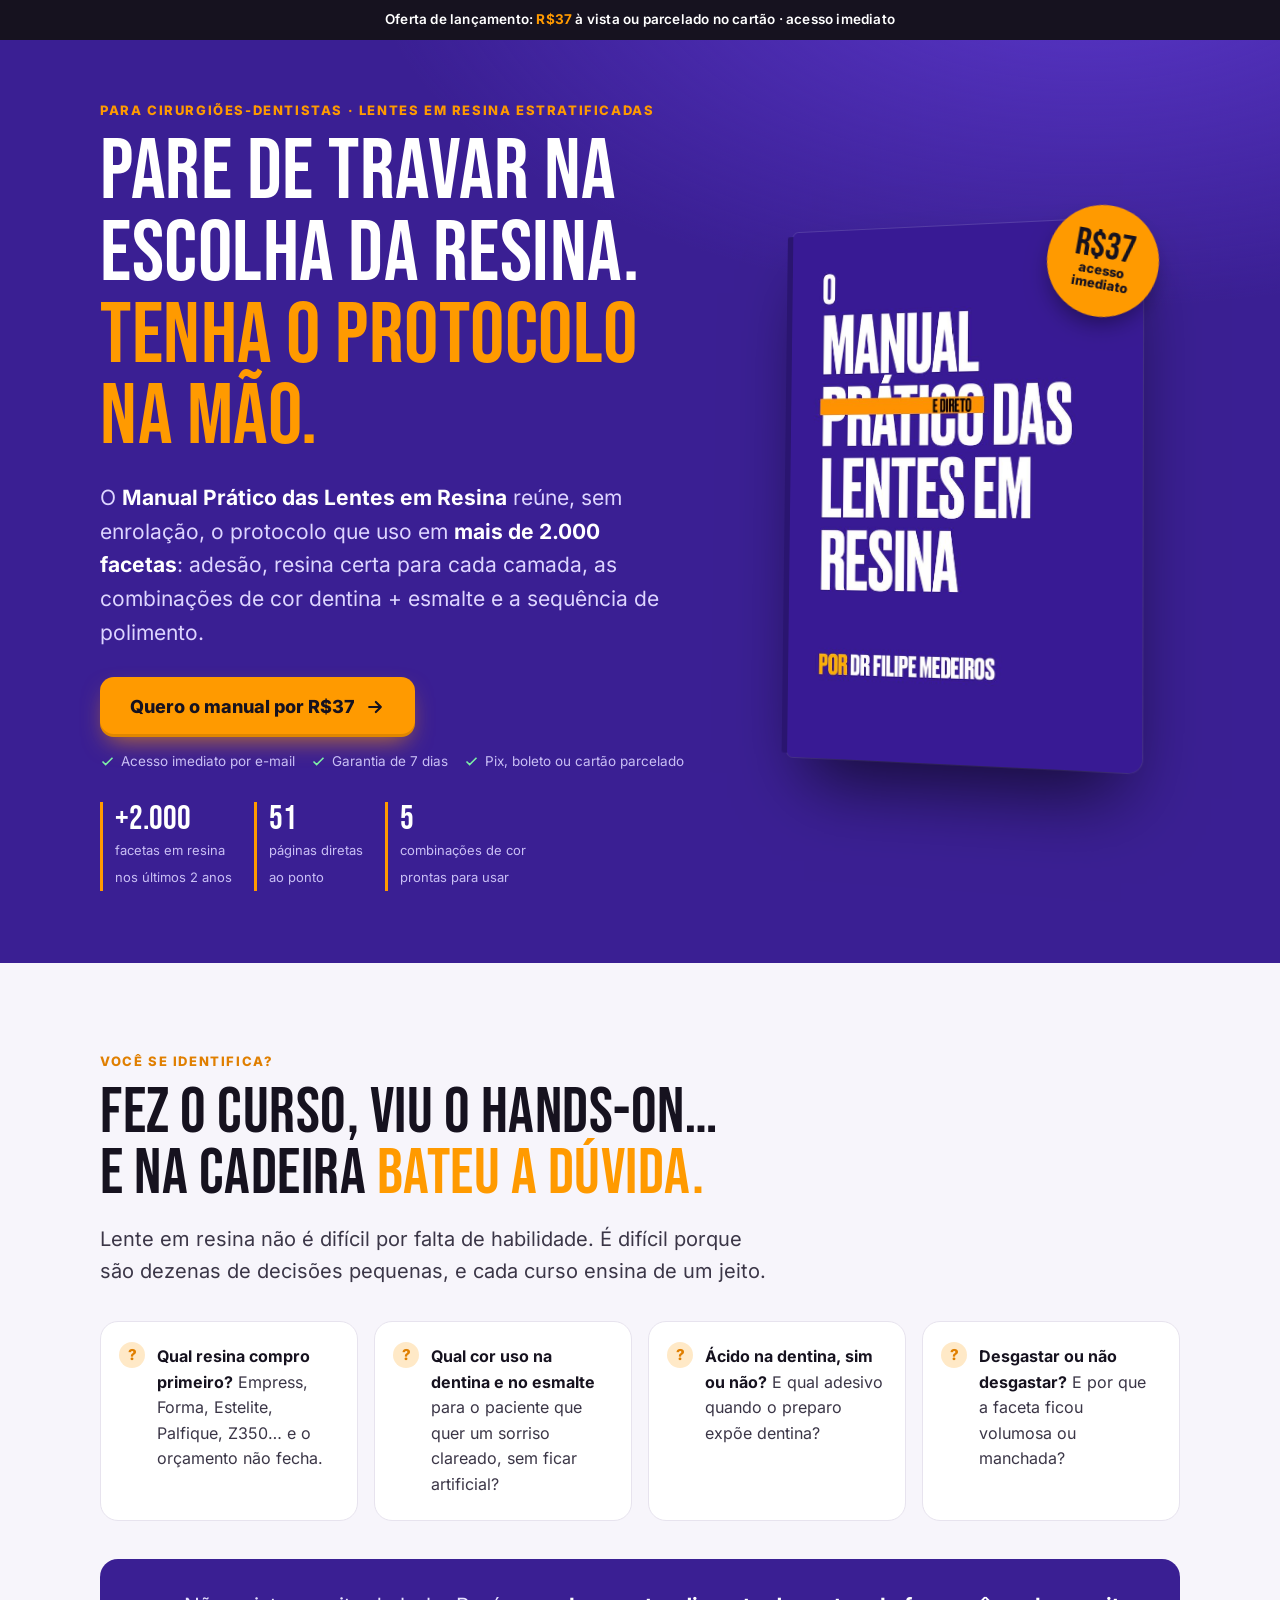
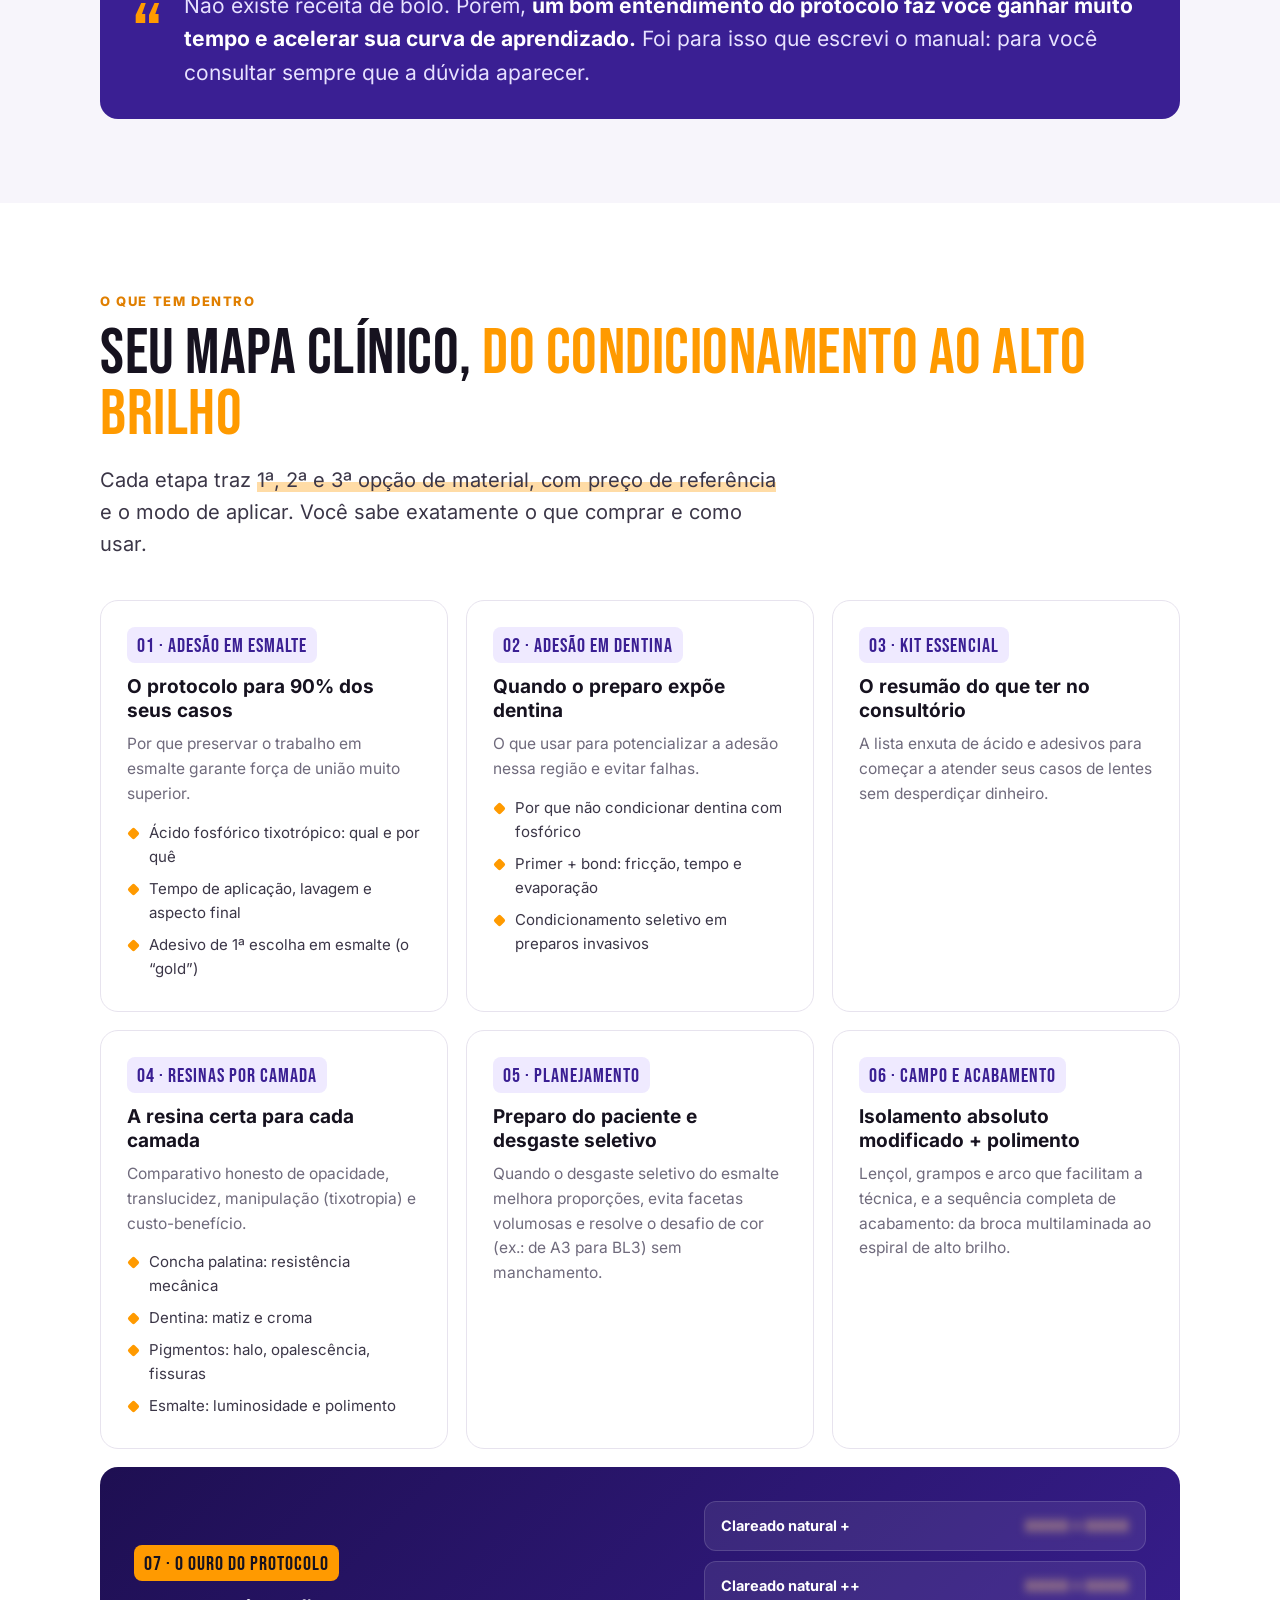
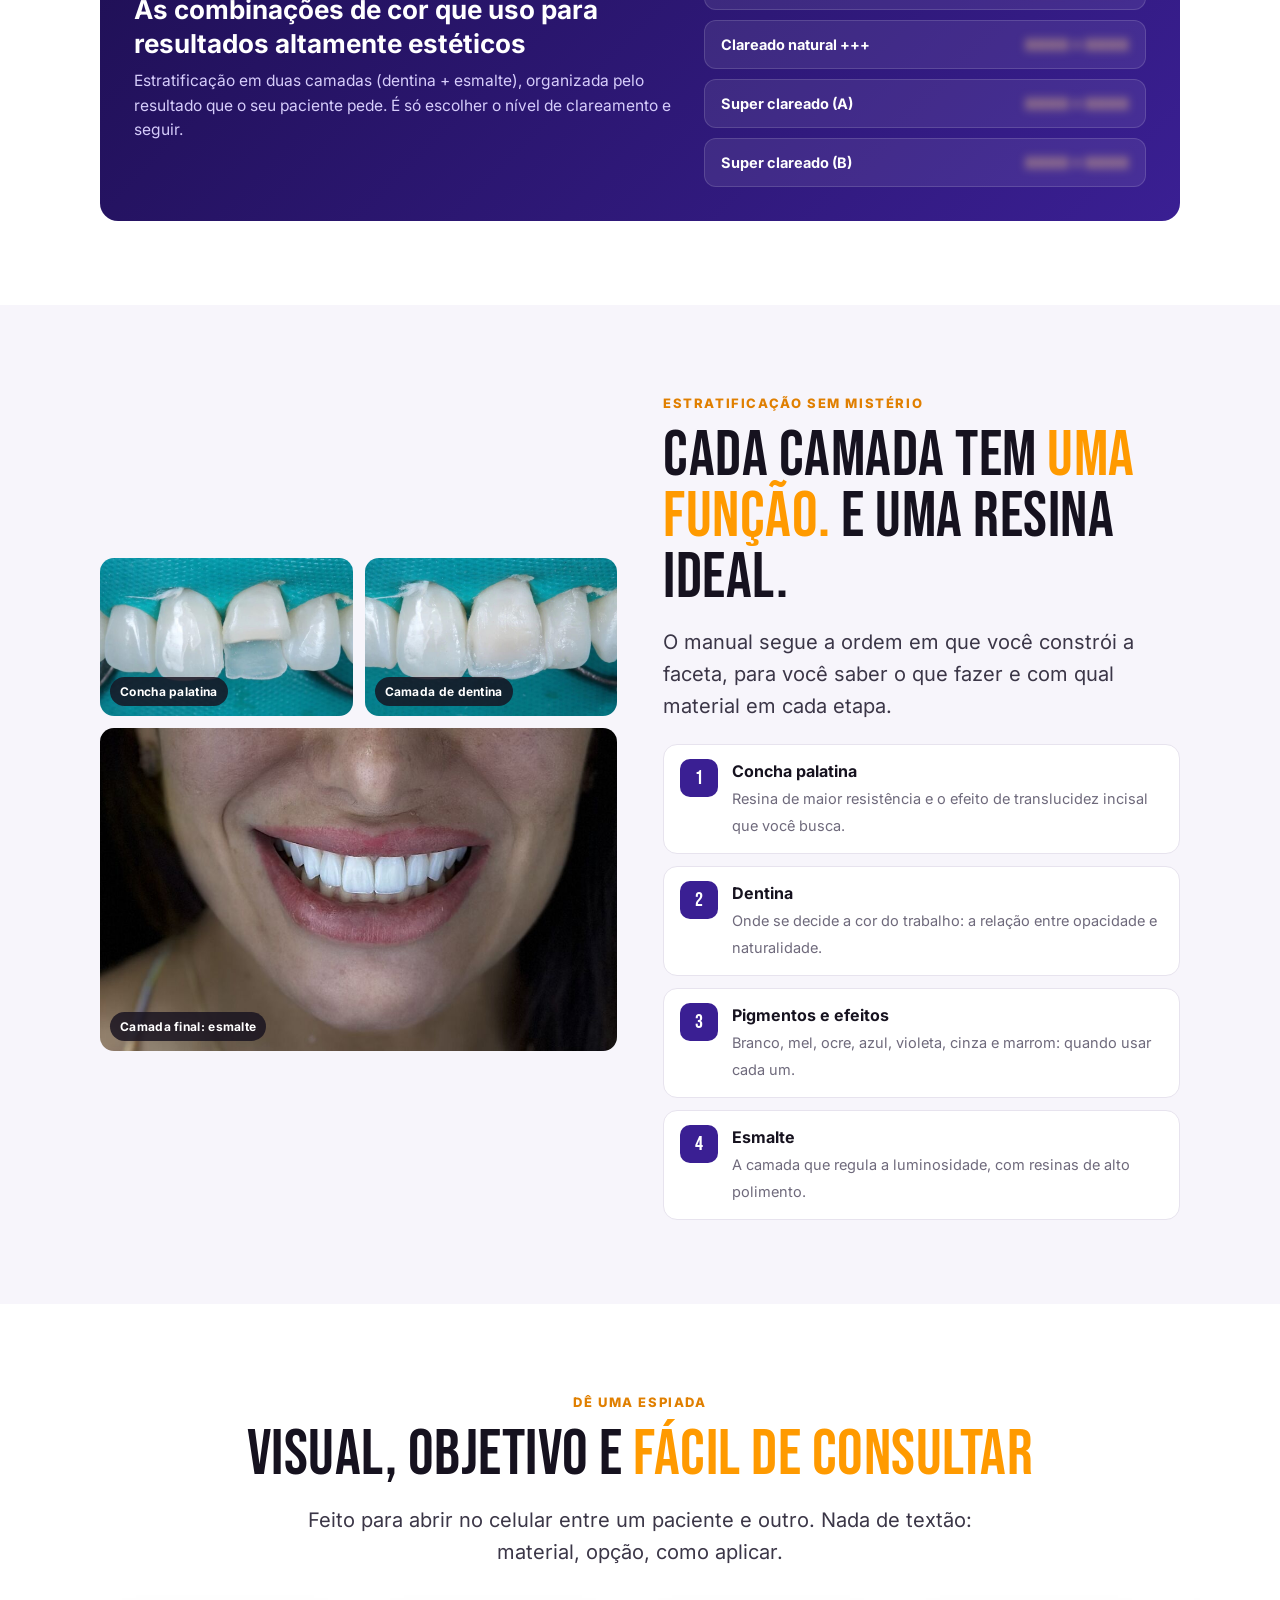
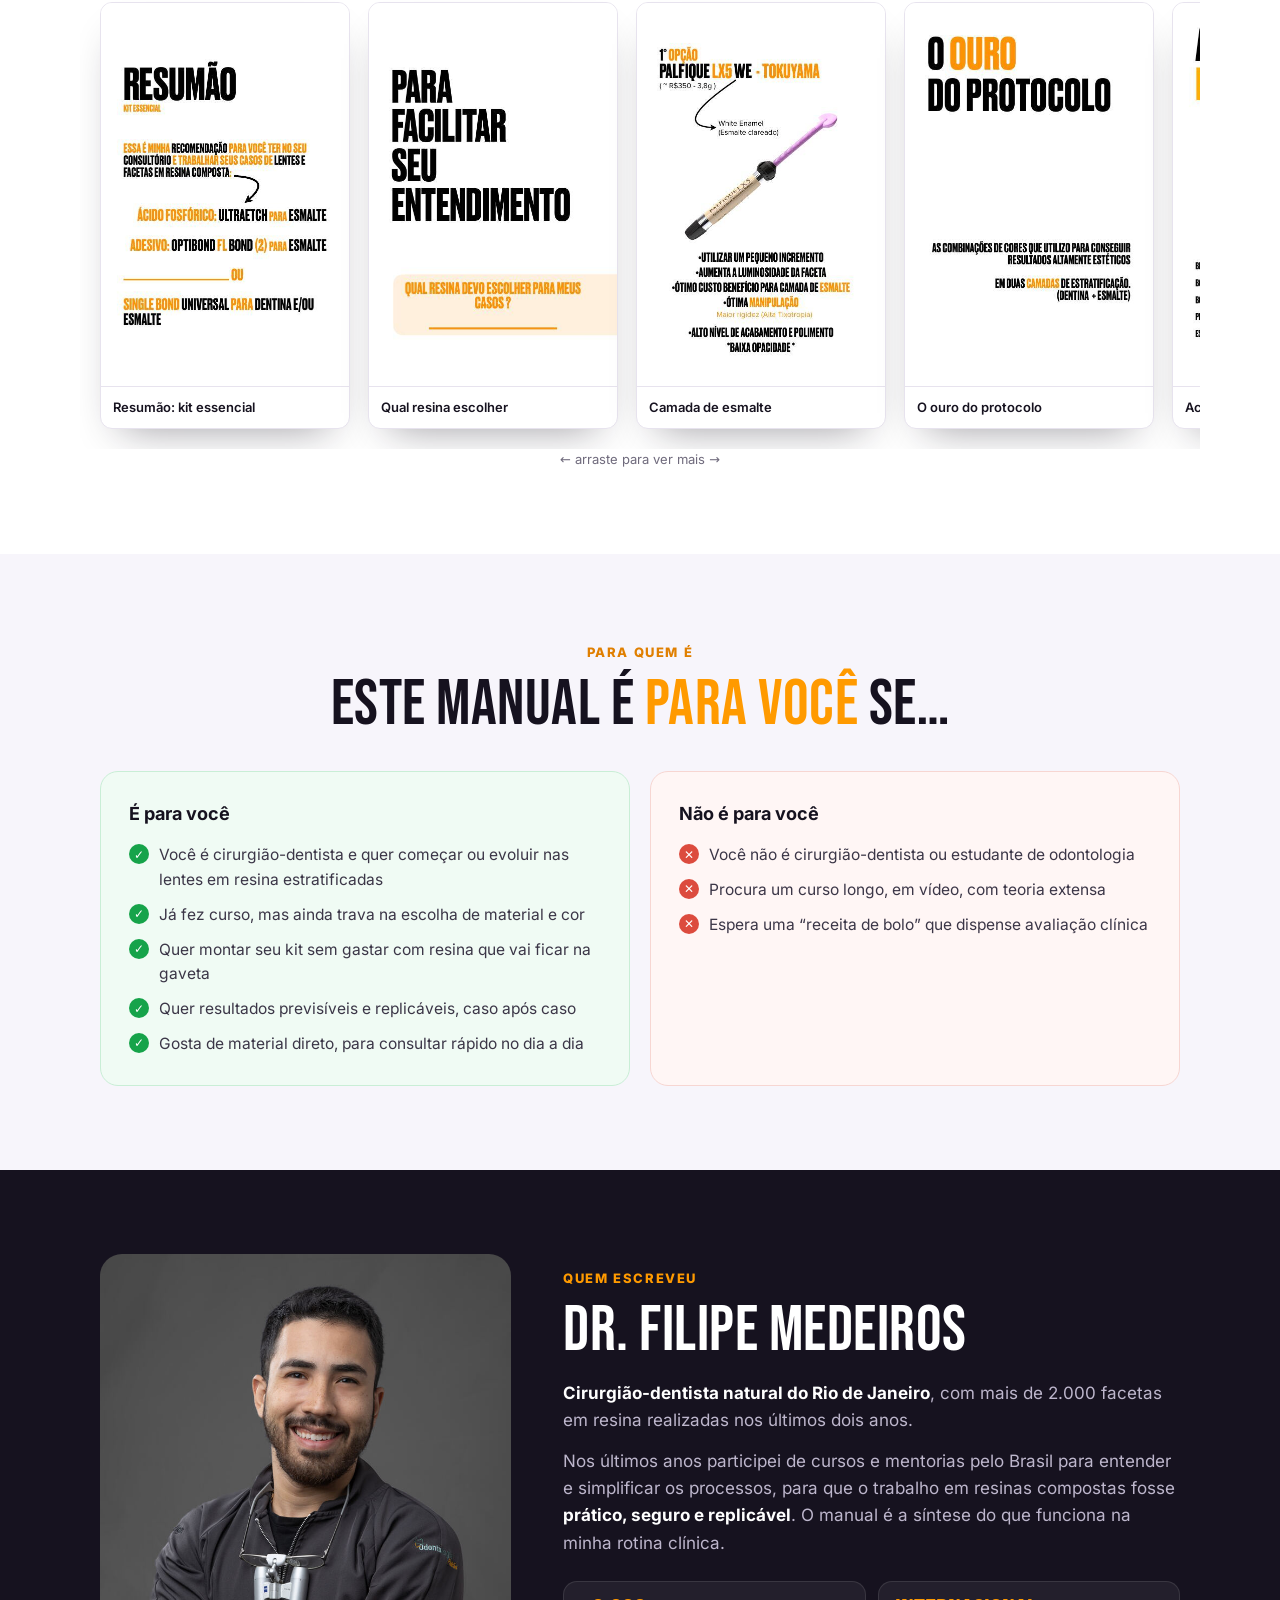
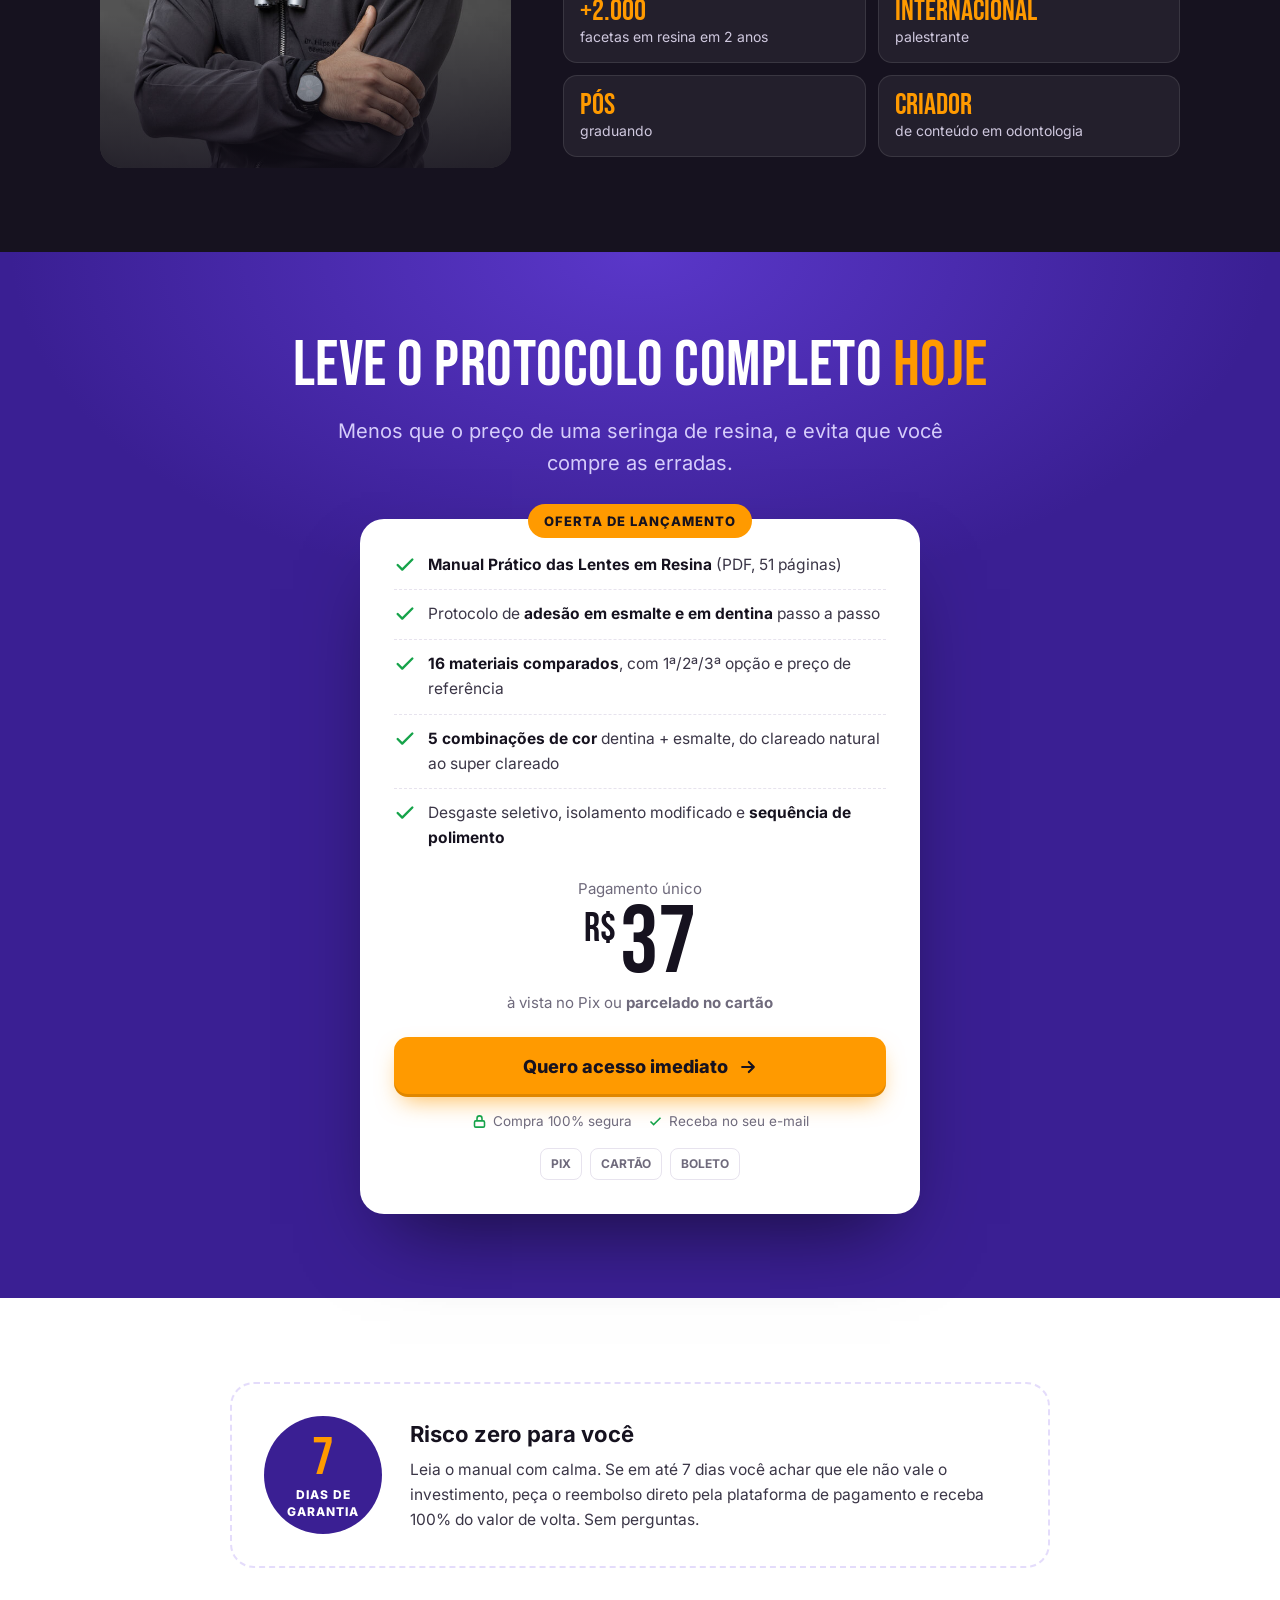
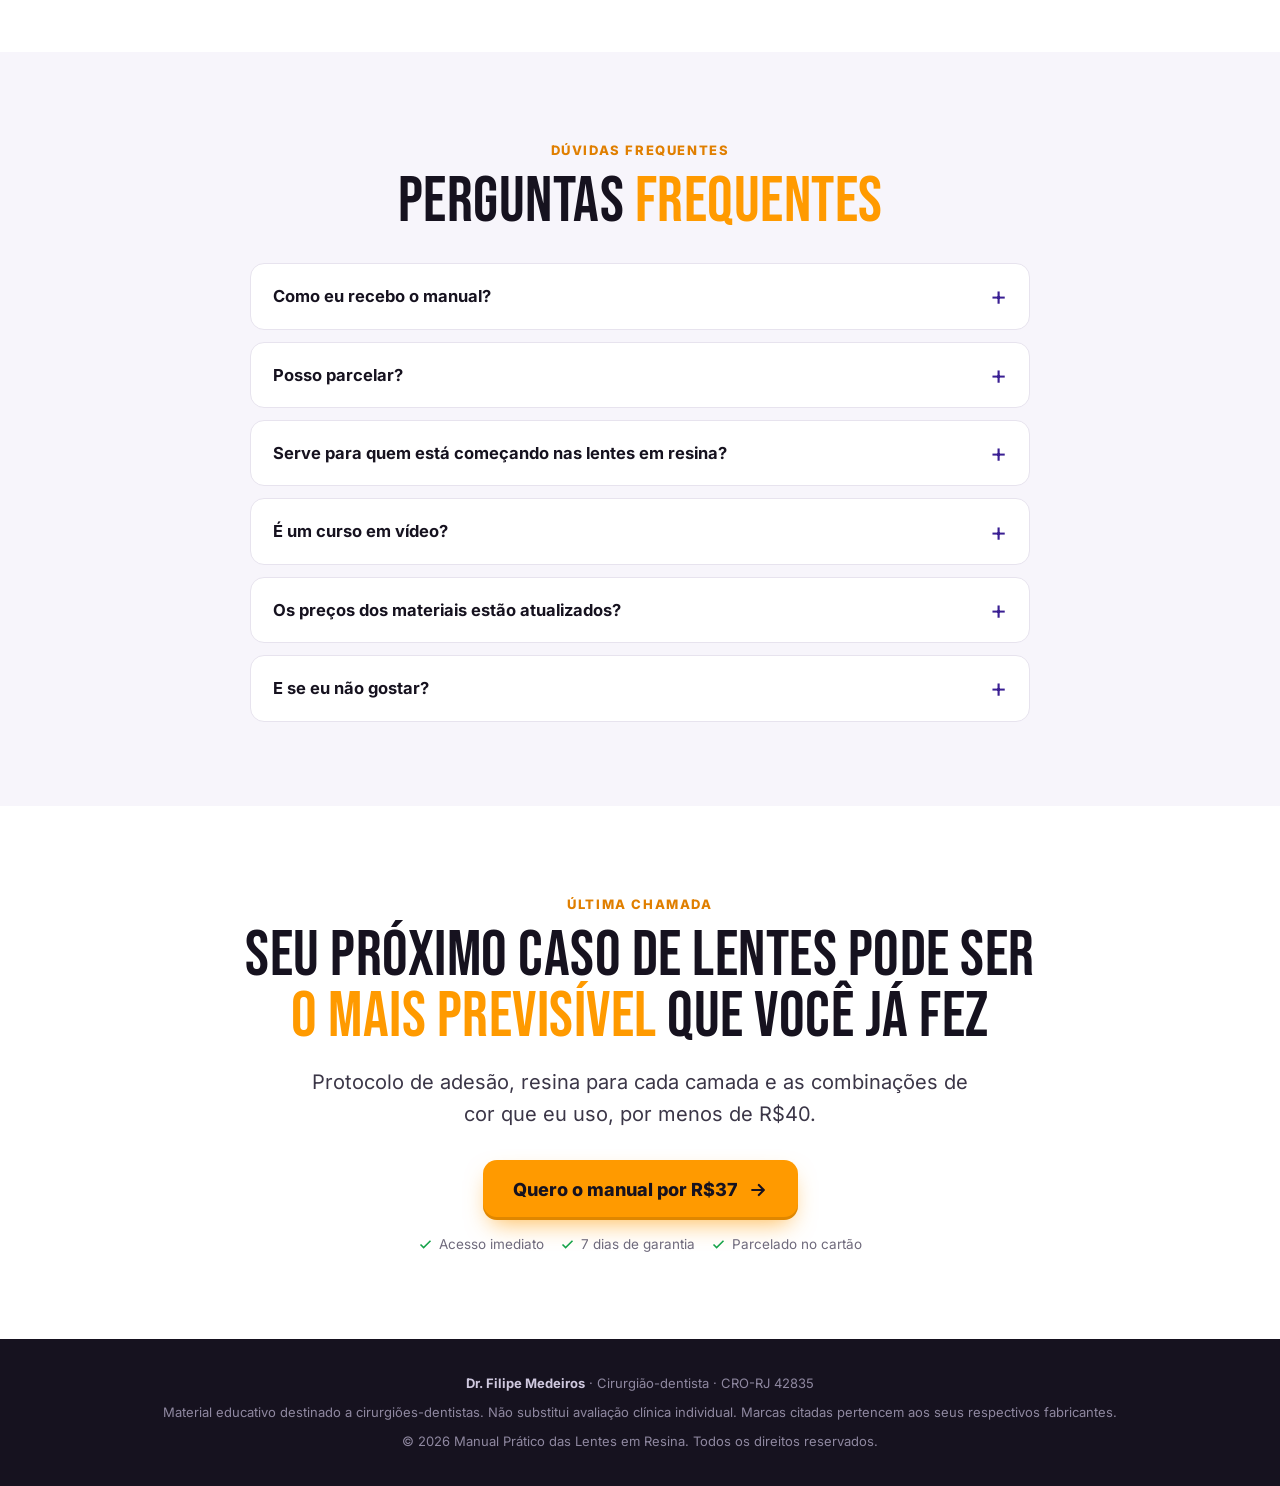
<file: manual-lentes-resina/site/index.html>
<!doctype html>
<html lang="pt-BR">
<head>
<meta charset="utf-8">
<meta name="viewport" content="width=device-width, initial-scale=1">
<title>Manual Prático das Lentes em Resina | Dr. Filipe Medeiros</title>
<meta name="description" content="O protocolo direto ao ponto de lentes em resina estratificadas: adesão, escolha de resinas por camada, combinações de cor e polimento. PDF com acesso imediato por R$37.">
<meta property="og:title" content="Manual Prático das Lentes em Resina — Dr. Filipe Medeiros">
<meta property="og:description" content="Adesão, resinas por camada e as combinações de cor que uso em mais de 2.000 facetas. R$37, acesso imediato.">
<meta property="og:image" content="img/capa.jpg">
<meta property="og:type" content="product">
<meta name="theme-color" content="#3a1f93">
<link rel="preload" href="fonts/bebas-neue-latin.woff2" as="font" type="font/woff2" crossorigin>
<link rel="preload" href="fonts/inter-latin.woff2" as="font" type="font/woff2" crossorigin>
<style>
@font-face{font-family:"Bebas Neue";font-style:normal;font-weight:400;font-display:swap;src:url(fonts/bebas-neue-latin.woff2) format("woff2")}
@font-face{font-family:Inter;font-style:normal;font-weight:100 900;font-display:swap;src:url(fonts/inter-latin.woff2) format("woff2")}
:root{
  --roxo:#3a1f93; --roxo-esc:#24115f; --roxo-claro:#efeaff;
  --laranja:#ff9a00; --laranja-esc:#e07f00;
  --tinta:#16121f; --texto:#3b3647; --suave:#6f6a7c; --linha:#e7e3ee;
  --fundo:#ffffff; --fundo-2:#f7f5fb; --verde:#16a34a;
  --raio:18px; --max:1120px;
}
*{box-sizing:border-box;margin:0;padding:0}
html{overflow-x:clip;scroll-behavior:smooth;-webkit-text-size-adjust:100%}
body{font-family:Inter,system-ui,-apple-system,Segoe UI,Roboto,sans-serif;color:var(--texto);background:var(--fundo);line-height:1.6;font-size:17px;overflow-x:hidden}
img{max-width:100%;height:auto;display:block}
a{color:inherit}
.wrap{max-width:var(--max);margin:0 auto;padding:0 20px}
.display{overflow-wrap:break-word;font-family:"Bebas Neue",Impact,sans-serif;font-weight:400;letter-spacing:.5px;line-height:.95;color:var(--tinta);text-transform:uppercase}
h2.display{font-size:clamp(40px,7vw,64px);margin-bottom:18px}
.kicker{display:inline-block;font-weight:800;font-size:13px;letter-spacing:1.6px;text-transform:uppercase;color:var(--laranja-esc);margin-bottom:12px}
.hl{color:var(--laranja)}
.mark{background:linear-gradient(transparent 58%,rgba(255,154,0,.35) 58%)}
section{padding:84px 0}
.lead{font-size:clamp(18px,2.2vw,20px);color:var(--texto);max-width:680px}

/* botões */
.btn{display:inline-flex;align-items:center;justify-content:center;gap:10px;background:var(--laranja);color:var(--tinta);font-weight:800;font-size:18px;text-decoration:none;padding:19px 30px;border-radius:14px;box-shadow:0 10px 24px -8px rgba(255,154,0,.7),inset 0 -3px 0 rgba(0,0,0,.12);transition:transform .15s,box-shadow .15s,background .15s;text-align:center;line-height:1.2}
.btn:hover{transform:translateY(-2px);background:#ffa61f;box-shadow:0 16px 30px -10px rgba(255,154,0,.8),inset 0 -3px 0 rgba(0,0,0,.12)}
.btn svg{width:20px;height:20px;flex:none}
.btn-full{width:100%}
.seguro{display:flex;flex-wrap:wrap;gap:6px 16px;margin-top:14px;font-size:13.5px;color:var(--suave)}
.seguro span{display:inline-flex;align-items:center;gap:6px}
.seguro svg{width:15px;height:15px;color:var(--verde)}

/* topo */
.faixa{background:var(--tinta);color:#fff;text-align:center;font-size:13.5px;font-weight:600;padding:9px 16px;letter-spacing:.2px}
.faixa b{color:var(--laranja)}

/* hero */
.hero{background:radial-gradient(1200px 600px at 85% -10%,#5a37c9 0%,transparent 60%),var(--roxo);color:#fff;padding:56px 0 72px;position:relative;overflow:hidden}
.hero-grid{display:grid;grid-template-columns:1.15fr .85fr;gap:48px;align-items:center}
.hero .kicker{color:var(--laranja)}
.hero h1{font-size:clamp(46px,7.4vw,86px);color:#fff;margin-bottom:22px}
.hero h1 .riscado{position:relative;white-space:nowrap}
.hero p.sub{font-size:clamp(18px,2.2vw,21px);color:#ddd5ff;max-width:560px;margin-bottom:28px}
.hero p.sub strong{color:#fff}
.hero .seguro{color:#c9bff5}
.hero .seguro svg{color:#7ef0a6}
.prova-mini{display:flex;gap:22px;margin-top:30px;flex-wrap:wrap}
.prova-mini div{border-left:3px solid var(--laranja);padding-left:12px}
.prova-mini strong{display:block;font-family:"Bebas Neue",sans-serif;font-size:34px;line-height:1;color:#fff;font-weight:400}
.prova-mini span{font-size:13px;color:#c9bff5}
.capa-box{position:relative;justify-self:center;width:min(360px,80vw)}
.capa-box img{border-radius:6px 14px 14px 6px;box-shadow:-10px 0 0 -4px #2a1570,0 40px 70px -20px rgba(0,0,0,.65),0 0 0 1px rgba(255,255,255,.12);transform:perspective(1200px) rotateY(-12deg) rotateX(2deg)}
.selo{position:absolute;right:-18px;top:-18px;width:112px;height:112px;border-radius:50%;background:var(--laranja);color:var(--tinta);display:grid;place-items:center;text-align:center;font-weight:800;line-height:1.05;font-size:13px;box-shadow:0 12px 26px -8px rgba(0,0,0,.5);transform:rotate(10deg)}
.selo b{display:block;font-family:"Bebas Neue",sans-serif;font-weight:400;font-size:38px;line-height:.9}

/* dor */
.dor{background:var(--fundo-2)}
.dor-grid{display:grid;grid-template-columns:repeat(auto-fit,minmax(250px,1fr));gap:16px;margin-top:34px}
.dor-card{background:#fff;border:1px solid var(--linha);border-radius:var(--raio);padding:22px 22px 22px 56px;position:relative;font-size:16px}
.dor-card::before{content:"?";position:absolute;left:18px;top:20px;width:26px;height:26px;border-radius:50%;background:#ffe9c7;color:var(--laranja-esc);font-weight:800;display:grid;place-items:center;font-size:15px}
.dor-card strong{color:var(--tinta)}
.virada{margin-top:38px;background:var(--roxo);color:#fff;border-radius:var(--raio);padding:30px 32px;display:flex;gap:22px;align-items:center}
.virada p{font-size:clamp(18px,2.2vw,21px);color:#e7e1ff}
.virada strong{color:#fff}
.virada .aspas{font-family:"Bebas Neue",sans-serif;font-size:90px;line-height:.6;color:var(--laranja);flex:none}

/* conteúdo */
.modulos{display:grid;grid-template-columns:repeat(auto-fit,minmax(310px,1fr));gap:18px;margin-top:40px}
.mod{border:1px solid var(--linha);border-radius:var(--raio);padding:26px;background:#fff;transition:border-color .2s,box-shadow .2s}
.mod:hover{border-color:#cfc4f4;box-shadow:0 18px 40px -26px rgba(58,31,147,.45)}
.mod .num{font-family:"Bebas Neue",sans-serif;font-size:20px;color:var(--roxo);background:var(--roxo-claro);border-radius:8px;padding:3px 10px 1px;display:inline-block;margin-bottom:12px;letter-spacing:1px}
.mod h3{font-size:19px;color:var(--tinta);margin-bottom:8px;line-height:1.3}
.mod p{font-size:15.5px;color:var(--suave)}
.mod ul{list-style:none;margin-top:10px}
.mod li{font-size:15px;padding:4px 0 4px 22px;position:relative}
.mod li::before{content:"";position:absolute;left:2px;top:12px;width:9px;height:9px;border-radius:2px;background:var(--laranja);transform:rotate(45deg)}
.mod.ouro{grid-column:1/-1;background:linear-gradient(135deg,#1e0f52,#3a1f93);color:#fff;border:none;display:grid;grid-template-columns:1.1fr .9fr;gap:30px;align-items:center;padding:34px}
.mod.ouro .num{background:var(--laranja);color:var(--tinta)}
.mod.ouro h3{color:#fff;font-size:26px}
.mod.ouro p{color:#d6cdfb}
.combos{display:grid;gap:10px}
.combo{background:rgba(255,255,255,.08);border:1px solid rgba(255,255,255,.14);border-radius:12px;padding:12px 16px;display:flex;justify-content:space-between;gap:12px;align-items:center;font-size:14.5px}
.combo b{color:#fff;font-weight:700;white-space:nowrap}
.combo .bloq{filter:blur(5px);user-select:none;color:#ffcf85;font-weight:700;white-space:nowrap}

/* camadas */
.camadas{background:var(--fundo-2)}
.camadas-grid{display:grid;grid-template-columns:1fr 1fr;gap:46px;align-items:center}
.fotos{display:grid;grid-template-columns:1fr 1fr;gap:12px}
.fotos figure{border-radius:14px;overflow:hidden;position:relative;background:#ddd}
.fotos figure.larga{grid-column:1/-1}
.fotos img{width:100%;height:100%;object-fit:cover;aspect-ratio:16/10}
.fotos figcaption{position:absolute;left:10px;bottom:10px;background:rgba(22,18,31,.82);color:#fff;font-size:12px;font-weight:700;padding:5px 10px;border-radius:999px;letter-spacing:.3px}
.lista-camadas{margin-top:22px;display:grid;gap:12px}
.lista-camadas div{display:flex;gap:14px;align-items:flex-start;background:#fff;border:1px solid var(--linha);border-radius:14px;padding:14px 16px}
.lista-camadas .ic{flex:none;width:38px;height:38px;border-radius:10px;display:grid;place-items:center;font-family:"Bebas Neue",sans-serif;font-size:20px;color:#fff;background:var(--roxo)}
.lista-camadas strong{display:block;color:var(--tinta);font-size:16px}
.lista-camadas span{font-size:14.5px;color:var(--suave)}

/* espiada */
.espiada-trilho{display:flex;gap:18px;overflow-x:auto;scroll-snap-type:x mandatory;padding:34px 20px 20px;margin:0 -20px;scrollbar-width:thin}
.espiada-trilho figure{flex:0 0 min(250px,68vw);scroll-snap-align:center;border-radius:12px;overflow:hidden;box-shadow:0 20px 40px -22px rgba(22,18,31,.45);border:1px solid var(--linha);background:#fff}
.espiada-trilho img{width:100%;height:auto}
.espiada-trilho figcaption{font-size:13px;font-weight:600;padding:10px 12px;color:var(--tinta);border-top:1px solid var(--linha)}
.dica-rolar{font-size:13px;color:var(--suave);text-align:center}

/* para quem */
.quem-grid{display:grid;grid-template-columns:1fr 1fr;gap:20px;margin-top:36px}
.quem{border-radius:var(--raio);padding:28px}
.quem.sim{background:#f0fbf4;border:1px solid #c9eed6}
.quem.nao{background:#fff6f5;border:1px solid #f7d6d2}
.quem h3{font-size:18px;color:var(--tinta);margin-bottom:14px}
.quem ul{list-style:none;display:grid;gap:10px}
.quem li{padding-left:30px;position:relative;font-size:15.5px}
.quem li::before{position:absolute;left:0;top:1px;width:20px;height:20px;border-radius:50%;display:grid;place-items:center;font-size:12px;font-weight:800;color:#fff}
.quem.sim li::before{content:"✓";background:var(--verde)}
.quem.nao li::before{content:"✕";background:#dc4b3e}

/* autor */
.autor{background:var(--tinta);color:#e9e6f0}
.autor-grid{display:grid;grid-template-columns:.8fr 1.2fr;gap:52px;align-items:center}
.autor-foto{border-radius:22px;overflow:hidden;position:relative;max-width:420px}
.autor-foto img{width:100%;aspect-ratio:4/5;object-fit:cover;object-position:top}
.autor-foto::after{content:"";position:absolute;inset:auto 0 0 0;height:30%;background:linear-gradient(transparent,rgba(22,18,31,.7))}
.autor h2{color:#fff}
.autor p{color:#bdb6cc;margin-bottom:14px}
.autor p strong{color:#fff}
.credenciais{display:grid;grid-template-columns:repeat(2,1fr);gap:12px;margin-top:24px}
.credenciais div{background:rgba(255,255,255,.06);border:1px solid rgba(255,255,255,.1);border-radius:14px;padding:14px 16px;font-size:14px;color:#cfc8de}
.credenciais strong{display:block;font-family:"Bebas Neue",sans-serif;font-weight:400;font-size:30px;color:var(--laranja);line-height:1}

/* oferta */
.oferta{background:radial-gradient(900px 500px at 50% 0%,#5a37c9,transparent 70%),var(--roxo);color:#fff}
.oferta h2{color:#fff;text-align:center}
.oferta .lead{text-align:center;margin:0 auto;color:#d6cdfb}
.cartao{max-width:560px;margin:40px auto 0;background:#fff;color:var(--texto);border-radius:24px;padding:34px;box-shadow:0 40px 80px -30px rgba(0,0,0,.6);position:relative}
.cartao .tag{position:absolute;top:-15px;left:50%;transform:translateX(-50%);background:var(--laranja);color:var(--tinta);font-weight:800;font-size:13px;letter-spacing:1px;text-transform:uppercase;padding:7px 16px;border-radius:999px;white-space:nowrap}
.inclui{list-style:none;display:grid;gap:12px;margin-bottom:26px}
.inclui li{display:flex;gap:12px;align-items:flex-start;font-size:15.5px;border-bottom:1px dashed var(--linha);padding-bottom:12px}
.inclui li:last-child{border-bottom:none;padding-bottom:0}
.inclui svg{flex:none;width:22px;height:22px;color:var(--verde);margin-top:1px}
.inclui strong{color:var(--tinta)}
.preco{text-align:center;margin-bottom:22px}
.preco .de{font-size:15px;color:var(--suave)}
.preco .parc{font-size:15px;color:var(--suave);margin-top:4px}
.preco .valor{font-family:"Bebas Neue",sans-serif;font-size:96px;line-height:.9;color:var(--tinta)}
.preco .valor small{font-size:40px;vertical-align:top;margin-right:4px;position:relative;top:10px}
.preco .valor sup{font-size:40px}
.pagto{display:flex;justify-content:center;gap:8px;flex-wrap:wrap;margin-top:16px}
.pagto span{font-size:12px;font-weight:700;border:1px solid var(--linha);border-radius:8px;padding:5px 10px;color:var(--suave)}

/* garantia */
.garantia{display:flex;gap:28px;align-items:center;max-width:820px;margin:0 auto;background:#fff;border:2px dashed #e4dcfb;border-radius:24px;padding:32px}
.garantia .escudo{flex:none;width:118px;height:118px;border-radius:50%;background:var(--roxo);color:#fff;display:grid;place-items:center;text-align:center;line-height:1}
.garantia .escudo b{font-family:"Bebas Neue",sans-serif;font-size:54px;font-weight:400;display:block;color:var(--laranja)}
.garantia .escudo span{font-size:12px;font-weight:800;letter-spacing:1px;text-transform:uppercase}
.garantia h3{font-size:22px;color:var(--tinta);margin-bottom:6px}
.garantia p{font-size:15.5px}

/* faq */
.faq{background:var(--fundo-2)}
.faq-lista{max-width:780px;margin:30px auto 0;display:grid;gap:12px}
details{background:#fff;border:1px solid var(--linha);border-radius:14px;padding:0 22px}
summary{cursor:pointer;list-style:none;font-weight:700;color:var(--tinta);padding:19px 30px 19px 0;position:relative;font-size:16.5px}
summary::-webkit-details-marker{display:none}
summary::after{content:"+";position:absolute;right:0;top:50%;transform:translateY(-50%);font-size:26px;font-weight:400;color:var(--roxo);transition:transform .2s}
details[open] summary::after{transform:translateY(-50%) rotate(45deg)}
details p{padding:0 0 20px;font-size:15.5px;color:var(--suave)}

/* final */
.final{text-align:center}
.final h2{max-width:820px;margin-left:auto;margin-right:auto}
.final .lead{margin:0 auto 30px}
.final .seguro{justify-content:center}
footer{background:var(--tinta);color:#8f88a0;font-size:13px;padding:34px 0 110px;text-align:center}
footer p+p{margin-top:8px}

/* barra fixa mobile */
.barra{position:fixed;left:0;right:0;bottom:0;z-index:50;background:rgba(255,255,255,.97);backdrop-filter:blur(8px);border-top:1px solid var(--linha);padding:10px 16px calc(10px + env(safe-area-inset-bottom));display:flex;align-items:center;gap:14px;transform:translateY(110%);transition:transform .3s}
.barra.on{transform:none}
.barra .info{line-height:1.15}
.barra .info b{font-family:"Bebas Neue",sans-serif;font-size:30px;color:var(--tinta);font-weight:400}
.barra .info span{display:block;font-size:12px;color:var(--suave)}
.barra .btn{flex:1;padding:14px 16px;font-size:16px}

.center{text-align:center}
.center .lead{margin-left:auto;margin-right:auto}

@media (max-width:900px){
  section{padding:64px 0}
  .hero{padding:36px 0 56px}
  .hero-grid,.camadas-grid,.autor-grid,.mod.ouro{grid-template-columns:1fr}
  .hero-grid{gap:40px}
  .capa-box{order:-1;width:min(190px,50vw)}
  .capa-box img{transform:none;box-shadow:-6px 0 0 -2px #2a1570,0 24px 40px -16px rgba(0,0,0,.6)}
  .selo{width:92px;height:92px;font-size:11px;right:-26px}
  .selo b{font-size:30px}
  .quem-grid{grid-template-columns:1fr}
  .autor-foto{max-width:340px;margin:0 auto}
  .virada{flex-direction:column;align-items:flex-start;gap:6px;padding:26px 22px}
  .garantia{flex-direction:column;text-align:center;padding:28px 22px}
  .cartao{padding:30px 20px}
  .btn{width:100%}
}
@media (min-width:901px){.barra{display:none}footer{padding-bottom:34px}}
@media (prefers-reduced-motion:reduce){*{transition:none!important;scroll-behavior:auto!important}}
</style>
</head>
<body>

<div class="faixa">Oferta de lançamento: <b>R$37</b> à vista ou parcelado no cartão · acesso imediato</div>

<!-- HERO -->
<header class="hero">
  <div class="wrap hero-grid">
    <div>
      <span class="kicker">Para cirurgiões-dentistas · Lentes em resina estratificadas</span>
      <h1 class="display">Pare de travar na escolha da resina. <span class="hl">Tenha o protocolo na mão.</span></h1>
      <p class="sub">O <strong>Manual Prático das Lentes em Resina</strong> reúne, sem enrolação, o protocolo que uso em <strong>mais de 2.000 facetas</strong>: adesão, resina certa para cada camada, as combinações de cor dentina + esmalte e a sequência de polimento.</p>
      <a class="btn" data-checkout href="#oferta">
        Quero o manual por R$37
        <svg viewBox="0 0 24 24" fill="none" stroke="currentColor" stroke-width="2.6" stroke-linecap="round" stroke-linejoin="round"><path d="M5 12h14M13 6l6 6-6 6"/></svg>
      </a>
      <div class="seguro">
        <span><svg viewBox="0 0 24 24" fill="none" stroke="currentColor" stroke-width="2.5"><path d="M20 6 9 17l-5-5"/></svg>Acesso imediato por e-mail</span>
        <span><svg viewBox="0 0 24 24" fill="none" stroke="currentColor" stroke-width="2.5"><path d="M20 6 9 17l-5-5"/></svg>Garantia de 7 dias</span>
        <span><svg viewBox="0 0 24 24" fill="none" stroke="currentColor" stroke-width="2.5"><path d="M20 6 9 17l-5-5"/></svg>Pix, boleto ou cartão parcelado</span>
      </div>
      <div class="prova-mini">
        <div><strong>+2.000</strong><span>facetas em resina<br>nos últimos 2 anos</span></div>
        <div><strong>51</strong><span>páginas diretas<br>ao ponto</span></div>
        <div><strong>5</strong><span>combinações de cor<br>prontas para usar</span></div>
      </div>
    </div>
    <div class="capa-box">
      <img src="img/capa.jpg" alt="Capa do Manual Prático das Lentes em Resina, por Dr. Filipe Medeiros" width="700" height="1050">
      <div class="selo"><div><b>R$37</b>acesso<br>imediato</div></div>
    </div>
  </div>
</header>

<!-- DOR -->
<section class="dor">
  <div class="wrap">
    <span class="kicker">Você se identifica?</span>
    <h2 class="display">Fez o curso, viu o hands-on…<br>e na cadeira <span class="hl">bateu a dúvida.</span></h2>
    <p class="lead">Lente em resina não é difícil por falta de habilidade. É difícil porque são dezenas de decisões pequenas, e cada curso ensina de um jeito.</p>
    <div class="dor-grid">
      <div class="dor-card"><strong>Qual resina compro primeiro?</strong> Empress, Forma, Estelite, Palfique, Z350… e o orçamento não fecha.</div>
      <div class="dor-card"><strong>Qual cor uso na dentina e no esmalte</strong> para o paciente que quer um sorriso clareado, sem ficar artificial?</div>
      <div class="dor-card"><strong>Ácido na dentina, sim ou não?</strong> E qual adesivo quando o preparo expõe dentina?</div>
      <div class="dor-card"><strong>Desgastar ou não desgastar?</strong> E por que a faceta ficou volumosa ou manchada?</div>
    </div>
    <div class="virada">
      <div class="aspas">“</div>
      <p>Não existe receita de bolo. Porém, <strong>um bom entendimento do protocolo faz você ganhar muito tempo e acelerar sua curva de aprendizado.</strong> Foi para isso que escrevi o manual: para você consultar sempre que a dúvida aparecer.</p>
    </div>
  </div>
</section>

<!-- CONTEÚDO -->
<section id="conteudo">
  <div class="wrap">
    <span class="kicker">O que tem dentro</span>
    <h2 class="display">Seu mapa clínico, <span class="hl">do condicionamento ao alto brilho</span></h2>
    <p class="lead">Cada etapa traz <span class="mark">1ª, 2ª e 3ª opção de material, com preço de referência</span> e o modo de aplicar. Você sabe exatamente o que comprar e como usar.</p>

    <div class="modulos">
      <article class="mod">
        <span class="num">01 · Adesão em esmalte</span>
        <h3>O protocolo para 90% dos seus casos</h3>
        <p>Por que preservar o trabalho em esmalte garante força de união muito superior.</p>
        <ul>
          <li>Ácido fosfórico tixotrópico: qual e por quê</li>
          <li>Tempo de aplicação, lavagem e aspecto final</li>
          <li>Adesivo de 1ª escolha em esmalte (o “gold”)</li>
        </ul>
      </article>
      <article class="mod">
        <span class="num">02 · Adesão em dentina</span>
        <h3>Quando o preparo expõe dentina</h3>
        <p>O que usar para potencializar a adesão nessa região e evitar falhas.</p>
        <ul>
          <li>Por que não condicionar dentina com fosfórico</li>
          <li>Primer + bond: fricção, tempo e evaporação</li>
          <li>Condicionamento seletivo em preparos invasivos</li>
        </ul>
      </article>
      <article class="mod">
        <span class="num">03 · Kit essencial</span>
        <h3>O resumão do que ter no consultório</h3>
        <p>A lista enxuta de ácido e adesivos para começar a atender seus casos de lentes sem desperdiçar dinheiro.</p>
      </article>
      <article class="mod">
        <span class="num">04 · Resinas por camada</span>
        <h3>A resina certa para cada camada</h3>
        <p>Comparativo honesto de opacidade, translucidez, manipulação (tixotropia) e custo-benefício.</p>
        <ul>
          <li>Concha palatina: resistência mecânica</li>
          <li>Dentina: matiz e croma</li>
          <li>Pigmentos: halo, opalescência, fissuras</li>
          <li>Esmalte: luminosidade e polimento</li>
        </ul>
      </article>
      <article class="mod">
        <span class="num">05 · Planejamento</span>
        <h3>Preparo do paciente e desgaste seletivo</h3>
        <p>Quando o desgaste seletivo do esmalte melhora proporções, evita facetas volumosas e resolve o desafio de cor (ex.: de A3 para BL3) sem manchamento.</p>
      </article>
      <article class="mod">
        <span class="num">06 · Campo e acabamento</span>
        <h3>Isolamento absoluto modificado + polimento</h3>
        <p>Lençol, grampos e arco que facilitam a técnica, e a sequência completa de acabamento: da broca multilaminada ao espiral de alto brilho.</p>
      </article>

      <article class="mod ouro">
        <div>
          <span class="num">07 · O ouro do protocolo</span>
          <h3>As combinações de cor que uso para resultados altamente estéticos</h3>
          <p>Estratificação em duas camadas (dentina + esmalte), organizada pelo resultado que o seu paciente pede. É só escolher o nível de clareamento e seguir.</p>
        </div>
        <div class="combos" aria-label="Prévia das combinações de cor">
          <div class="combo"><b>Clareado natural +</b><span class="bloq" aria-hidden="true">XXXX + XXXX</span></div>
          <div class="combo"><b>Clareado natural ++</b><span class="bloq" aria-hidden="true">XXXX + XXXX</span></div>
          <div class="combo"><b>Clareado natural +++</b><span class="bloq" aria-hidden="true">XXXX + XXXX</span></div>
          <div class="combo"><b>Super clareado (A)</b><span class="bloq" aria-hidden="true">XXXX + XXXX</span></div>
          <div class="combo"><b>Super clareado (B)</b><span class="bloq" aria-hidden="true">XXXX + XXXX</span></div>
        </div>
      </article>
    </div>
  </div>
</section>

<!-- CAMADAS / FOTOS -->
<section class="camadas">
  <div class="wrap camadas-grid">
    <div class="fotos">
      <figure><img src="img/caso-palatina.jpg" alt="Concha palatina construída em resina sobre incisivo central com isolamento absoluto" loading="lazy" width="900" height="500"><figcaption>Concha palatina</figcaption></figure>
      <figure><img src="img/caso-dentina.jpg" alt="Camada de dentina em resina sobre incisivo central" loading="lazy" width="900" height="565"><figcaption>Camada de dentina</figcaption></figure>
      <figure class="larga"><img src="img/sorriso.jpg" alt="Sorriso finalizado com lentes em resina" loading="lazy" width="1000" height="600"><figcaption>Camada final: esmalte</figcaption></figure>
    </div>
    <div>
      <span class="kicker">Estratificação sem mistério</span>
      <h2 class="display">Cada camada tem <span class="hl">uma função.</span> E uma resina ideal.</h2>
      <p class="lead">O manual segue a ordem em que você constrói a faceta, para você saber o que fazer e com qual material em cada etapa.</p>
      <div class="lista-camadas">
        <div><span class="ic">1</span><p><strong>Concha palatina</strong><span>Resina de maior resistência e o efeito de translucidez incisal que você busca.</span></p></div>
        <div><span class="ic">2</span><p><strong>Dentina</strong><span>Onde se decide a cor do trabalho: a relação entre opacidade e naturalidade.</span></p></div>
        <div><span class="ic">3</span><p><strong>Pigmentos e efeitos</strong><span>Branco, mel, ocre, azul, violeta, cinza e marrom: quando usar cada um.</span></p></div>
        <div><span class="ic">4</span><p><strong>Esmalte</strong><span>A camada que regula a luminosidade, com resinas de alto polimento.</span></p></div>
      </div>
    </div>
  </div>
</section>

<!-- ESPIADA -->
<section>
  <div class="wrap">
    <div class="center">
      <span class="kicker">Dê uma espiada</span>
      <h2 class="display">Visual, objetivo e <span class="hl">fácil de consultar</span></h2>
      <p class="lead">Feito para abrir no celular entre um paciente e outro. Nada de textão: material, opção, como aplicar.</p>
    </div>
    <div class="espiada-trilho">
      <figure><img src="img/pagina-21.jpg" alt="Página do manual: resumão do kit essencial" loading="lazy" width="495" height="765"><figcaption>Resumão: kit essencial</figcaption></figure>
      <figure><img src="img/pagina-23.jpg" alt="Página do manual: qual resina devo escolher" loading="lazy" width="495" height="765"><figcaption>Qual resina escolher</figcaption></figure>
      <figure><img src="img/pagina-35.jpg" alt="Página do manual: resina de esmalte, 1ª opção" loading="lazy" width="495" height="765"><figcaption>Camada de esmalte</figcaption></figure>
      <figure><img src="img/pagina-43.jpg" alt="Página do manual: o ouro do protocolo" loading="lazy" width="495" height="765"><figcaption>O ouro do protocolo</figcaption></figure>
      <figure><img src="img/pagina-51.jpg" alt="Página do manual: acabamento e polimento" loading="lazy" width="495" height="765"><figcaption>Acabamento &amp; polimento</figcaption></figure>
    </div>
    <p class="dica-rolar">← arraste para ver mais →</p>
  </div>
</section>

<!-- PARA QUEM -->
<section class="dor">
  <div class="wrap">
    <div class="center">
      <span class="kicker">Para quem é</span>
      <h2 class="display">Este manual é <span class="hl">para você</span> se…</h2>
    </div>
    <div class="quem-grid">
      <div class="quem sim">
        <h3>É para você</h3>
        <ul>
          <li>Você é cirurgião-dentista e quer começar ou evoluir nas lentes em resina estratificadas</li>
          <li>Já fez curso, mas ainda trava na escolha de material e cor</li>
          <li>Quer montar seu kit sem gastar com resina que vai ficar na gaveta</li>
          <li>Quer resultados previsíveis e replicáveis, caso após caso</li>
          <li>Gosta de material direto, para consultar rápido no dia a dia</li>
        </ul>
      </div>
      <div class="quem nao">
        <h3>Não é para você</h3>
        <ul>
          <li>Você não é cirurgião-dentista ou estudante de odontologia</li>
          <li>Procura um curso longo, em vídeo, com teoria extensa</li>
          <li>Espera uma “receita de bolo” que dispense avaliação clínica</li>
        </ul>
      </div>
    </div>
  </div>
</section>

<!-- AUTOR -->
<section class="autor">
  <div class="wrap autor-grid">
    <div class="autor-foto"><img src="img/filipe.jpg" alt="Dr. Filipe Medeiros, cirurgião-dentista" loading="lazy" width="760" height="1140"></div>
    <div>
      <span class="kicker" style="color:var(--laranja)">Quem escreveu</span>
      <h2 class="display">Dr. Filipe Medeiros</h2>
      <p><strong>Cirurgião-dentista natural do Rio de Janeiro</strong>, com mais de 2.000 facetas em resina realizadas nos últimos dois anos.</p>
      <p>Nos últimos anos participei de cursos e mentorias pelo Brasil para entender e simplificar os processos, para que o trabalho em resinas compostas fosse <strong>prático, seguro e replicável</strong>. O manual é a síntese do que funciona na minha rotina clínica.</p>
      <div class="credenciais">
        <div><strong>+2.000</strong>facetas em resina em 2 anos</div>
        <div><strong>Internacional</strong>palestrante</div>
        <div><strong>Pós</strong>graduando</div>
        <div><strong>Criador</strong>de conteúdo em odontologia</div>
      </div>
    </div>
  </div>
</section>

<!-- OFERTA -->
<section class="oferta" id="oferta">
  <div class="wrap">
    <h2 class="display">Leve o protocolo completo <span class="hl">hoje</span></h2>
    <p class="lead">Menos que o preço de uma seringa de resina, e evita que você compre as erradas.</p>
    <div class="cartao">
      <span class="tag">Oferta de lançamento</span>
      <ul class="inclui">
        <li><svg viewBox="0 0 24 24" fill="none" stroke="currentColor" stroke-width="2.6" stroke-linecap="round" stroke-linejoin="round"><path d="M20 6 9 17l-5-5"/></svg><span><strong>Manual Prático das Lentes em Resina</strong> (PDF, 51 páginas)</span></li>
        <li><svg viewBox="0 0 24 24" fill="none" stroke="currentColor" stroke-width="2.6" stroke-linecap="round" stroke-linejoin="round"><path d="M20 6 9 17l-5-5"/></svg><span>Protocolo de <strong>adesão em esmalte e em dentina</strong> passo a passo</span></li>
        <li><svg viewBox="0 0 24 24" fill="none" stroke="currentColor" stroke-width="2.6" stroke-linecap="round" stroke-linejoin="round"><path d="M20 6 9 17l-5-5"/></svg><span><strong>16 materiais comparados</strong>, com 1ª/2ª/3ª opção e preço de referência</span></li>
        <li><svg viewBox="0 0 24 24" fill="none" stroke="currentColor" stroke-width="2.6" stroke-linecap="round" stroke-linejoin="round"><path d="M20 6 9 17l-5-5"/></svg><span><strong>5 combinações de cor</strong> dentina + esmalte, do clareado natural ao super clareado</span></li>
        <li><svg viewBox="0 0 24 24" fill="none" stroke="currentColor" stroke-width="2.6" stroke-linecap="round" stroke-linejoin="round"><path d="M20 6 9 17l-5-5"/></svg><span>Desgaste seletivo, isolamento modificado e <strong>sequência de polimento</strong></span></li>
      </ul>
      <div class="preco">
        <div class="de">Pagamento único</div>
        <div class="valor"><small>R$</small>37</div>
        <div class="parc">à vista no Pix ou <strong>parcelado no cartão</strong></div>
      </div>
      <a class="btn btn-full" data-checkout href="#">
        Quero acesso imediato
        <svg viewBox="0 0 24 24" fill="none" stroke="currentColor" stroke-width="2.6" stroke-linecap="round" stroke-linejoin="round"><path d="M5 12h14M13 6l6 6-6 6"/></svg>
      </a>
      <div class="seguro" style="justify-content:center">
        <span><svg viewBox="0 0 24 24" fill="none" stroke="currentColor" stroke-width="2.5"><rect x="4" y="11" width="16" height="10" rx="2"/><path d="M8 11V7a4 4 0 0 1 8 0v4"/></svg>Compra 100% segura</span>
        <span><svg viewBox="0 0 24 24" fill="none" stroke="currentColor" stroke-width="2.5"><path d="M20 6 9 17l-5-5"/></svg>Receba no seu e-mail</span>
      </div>
      <div class="pagto"><span>PIX</span><span>CARTÃO</span><span>BOLETO</span></div>
    </div>
  </div>
</section>

<!-- GARANTIA -->
<section>
  <div class="wrap">
    <div class="garantia">
      <div class="escudo"><div><b>7</b><span>dias de<br>garantia</span></div></div>
      <div>
        <h3>Risco zero para você</h3>
        <p>Leia o manual com calma. Se em até 7 dias você achar que ele não vale o investimento, peça o reembolso direto pela plataforma de pagamento e receba 100% do valor de volta. Sem perguntas.</p>
      </div>
    </div>
  </div>
</section>

<!-- FAQ -->
<section class="faq">
  <div class="wrap">
    <div class="center">
      <span class="kicker">Dúvidas frequentes</span>
      <h2 class="display">Perguntas <span class="hl">frequentes</span></h2>
    </div>
    <div class="faq-lista">
      <details><summary>Como eu recebo o manual?</summary><p>Logo após a confirmação do pagamento você recebe no seu e-mail o acesso ao PDF. No Pix e no cartão a liberação é imediata; no boleto, assim que ele for compensado (até 3 dias úteis).</p></details>
      <details><summary>Posso parcelar?</summary><p>Sim. No cartão de crédito você pode parcelar a compra; as opções de parcelas e o valor de cada uma aparecem na página de pagamento. À vista no Pix o valor é R$37.</p></details>
      <details><summary>Serve para quem está começando nas lentes em resina?</summary><p>Sim. O manual foi escrito para ser seu ponto de partida: explica o porquê de cada escolha e diz o que comprar primeiro. Se você já atende lentes, ele serve como guia de consulta para padronizar seu protocolo.</p></details>
      <details><summary>É um curso em vídeo?</summary><p>Não. É um manual em PDF de 51 páginas, visual e direto ao ponto, feito para consulta rápida no celular, tablet ou computador. Você também pode imprimir.</p></details>
      <details><summary>Os preços dos materiais estão atualizados?</summary><p>Os valores são referências aproximadas para você comparar o custo-benefício entre as opções. Os preços variam por loja e região.</p></details>
      <details><summary>E se eu não gostar?</summary><p>Você tem 7 dias de garantia. Basta solicitar o reembolso pela plataforma de pagamento e o valor é devolvido integralmente.</p></details>
    </div>
  </div>
</section>

<!-- FINAL -->
<section class="final">
  <div class="wrap">
    <span class="kicker">Última chamada</span>
    <h2 class="display">Seu próximo caso de lentes pode ser <span class="hl">o mais previsível</span> que você já fez</h2>
    <p class="lead">Protocolo de adesão, resina para cada camada e as combinações de cor que eu uso, por menos de R$40.</p>
    <a class="btn" data-checkout href="#oferta">
      Quero o manual por R$37
      <svg viewBox="0 0 24 24" fill="none" stroke="currentColor" stroke-width="2.6" stroke-linecap="round" stroke-linejoin="round"><path d="M5 12h14M13 6l6 6-6 6"/></svg>
    </a>
    <div class="seguro">
      <span><svg viewBox="0 0 24 24" fill="none" stroke="currentColor" stroke-width="2.5"><path d="M20 6 9 17l-5-5"/></svg>Acesso imediato</span>
      <span><svg viewBox="0 0 24 24" fill="none" stroke="currentColor" stroke-width="2.5"><path d="M20 6 9 17l-5-5"/></svg>7 dias de garantia</span>
      <span><svg viewBox="0 0 24 24" fill="none" stroke="currentColor" stroke-width="2.5"><path d="M20 6 9 17l-5-5"/></svg>Parcelado no cartão</span>
    </div>
  </div>
</section>

<footer>
  <div class="wrap">
    <p><strong style="color:#cfc8de">Dr. Filipe Medeiros</strong> · Cirurgião-dentista · <span data-cro>CRO-RJ 42835</span></p>
    <p>Material educativo destinado a cirurgiões-dentistas. Não substitui avaliação clínica individual. Marcas citadas pertencem aos seus respectivos fabricantes.</p>
    <p>© <span id="ano">2026</span> Manual Prático das Lentes em Resina. Todos os direitos reservados.</p>
  </div>
</footer>

<div class="barra" id="barra" aria-hidden="true">
  <div class="info"><b>R$37</b><span>ou parcelado no cartão</span></div>
  <a class="btn" data-checkout href="#oferta" tabindex="-1">Quero o manual</a>
</div>

<script>
/* ===== CONFIGURAÇÃO =====
   Cole aqui o link do checkout gerado na Kiwify/Hotmart.
   Todos os botões da página passam a apontar para ele. */
var CHECKOUT_URL = "https://pay.kiwify.com.br/teJXTD7";

(function(){
  var links = document.querySelectorAll("[data-checkout]");
  if (CHECKOUT_URL) {
    links.forEach(function(a){
      // repassa UTMs da página para o checkout (rastreamento de anúncios)
      var url = CHECKOUT_URL;
      if (location.search) url += (url.indexOf("?") > -1 ? "&" : "?") + location.search.slice(1);
      a.href = url;
    });
  } else {
    links.forEach(function(a){ a.href = "#oferta"; });
  }

  document.getElementById("ano").textContent = new Date().getFullYear();

  // barra fixa no mobile depois que o hero sai da tela
  var barra = document.getElementById("barra");
  var hero = document.querySelector(".hero");
  var oferta = document.getElementById("oferta");
  if ("IntersectionObserver" in window) {
    var heroFora = false, ofertaVisivel = false;
    var atualiza = function(){
      var on = heroFora && !ofertaVisivel;
      barra.classList.toggle("on", on);
      barra.setAttribute("aria-hidden", on ? "false" : "true");
      barra.querySelector("a").tabIndex = on ? 0 : -1;
    };
    new IntersectionObserver(function(e){ heroFora = !e[0].isIntersecting; atualiza(); }).observe(hero);
    new IntersectionObserver(function(e){ ofertaVisivel = e[0].isIntersecting; atualiza(); }).observe(oferta);
  }
})();
</script>
</body>
</html>
</file>
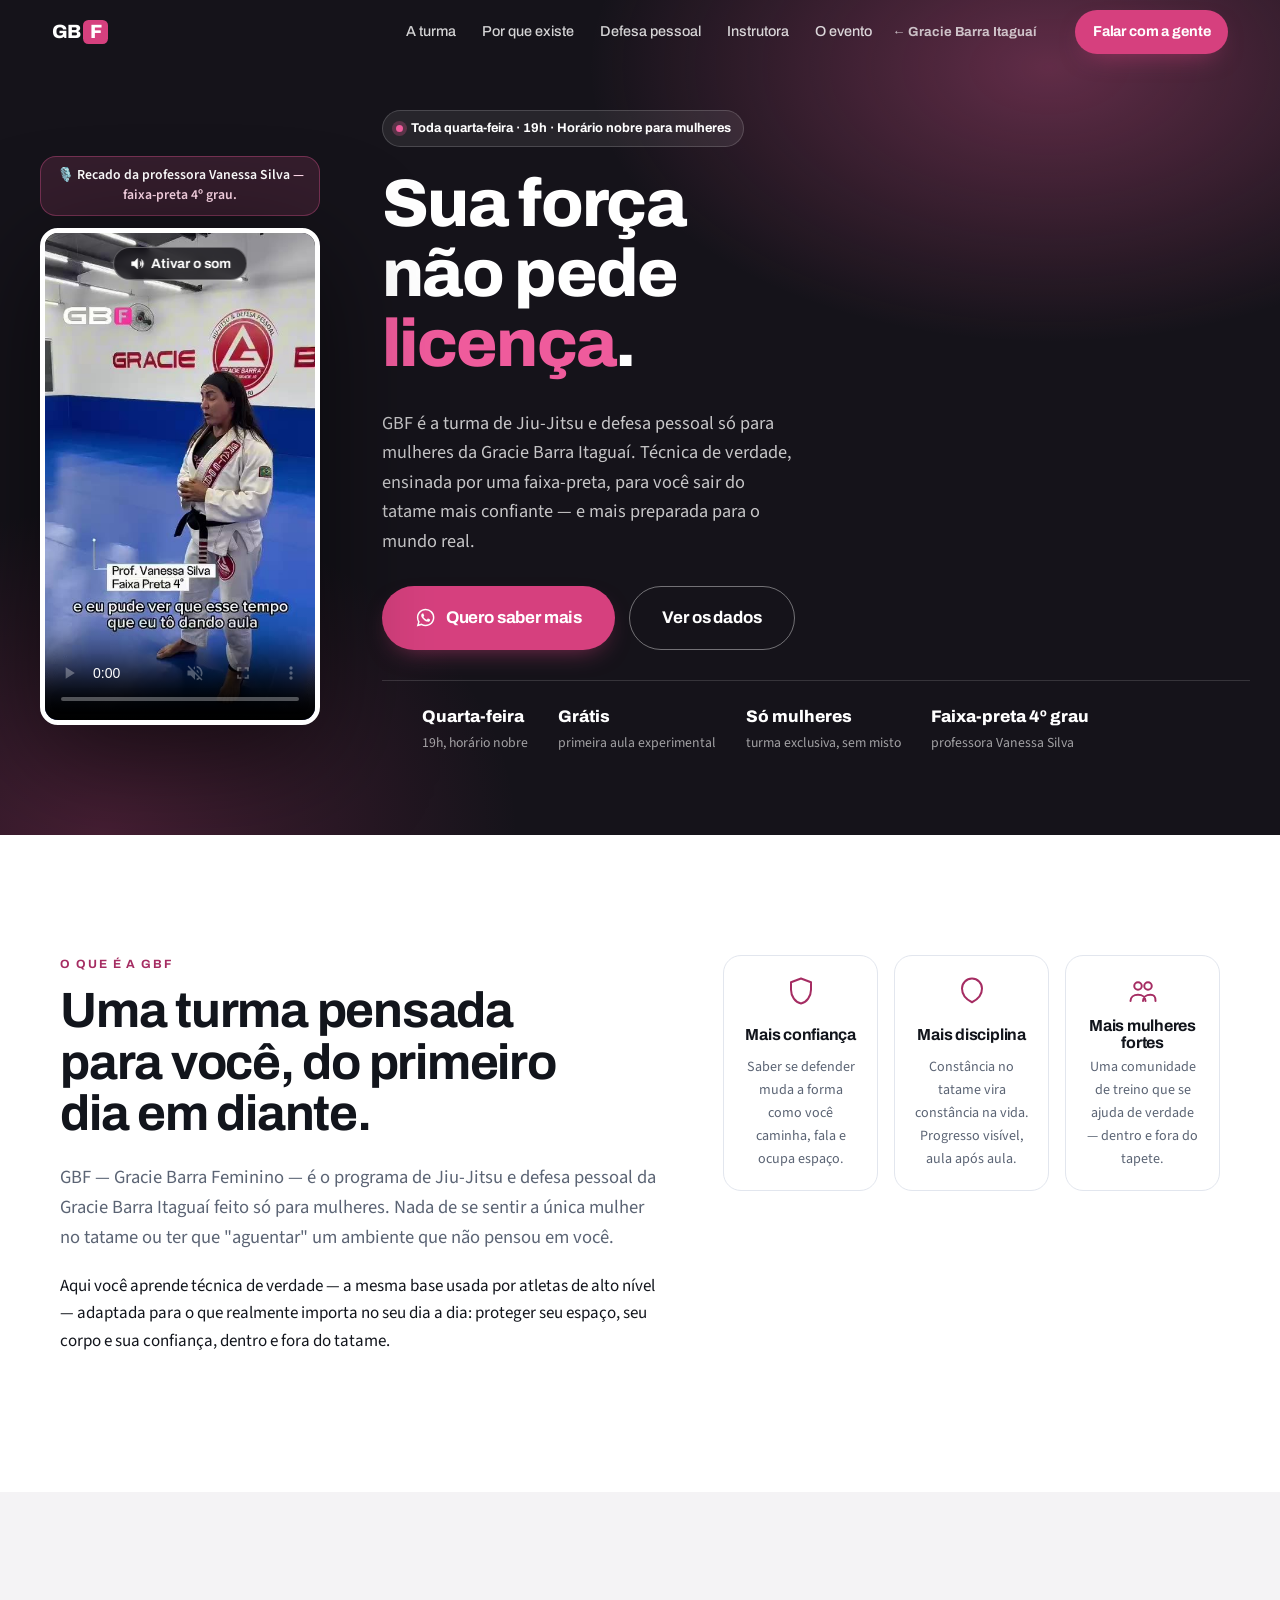
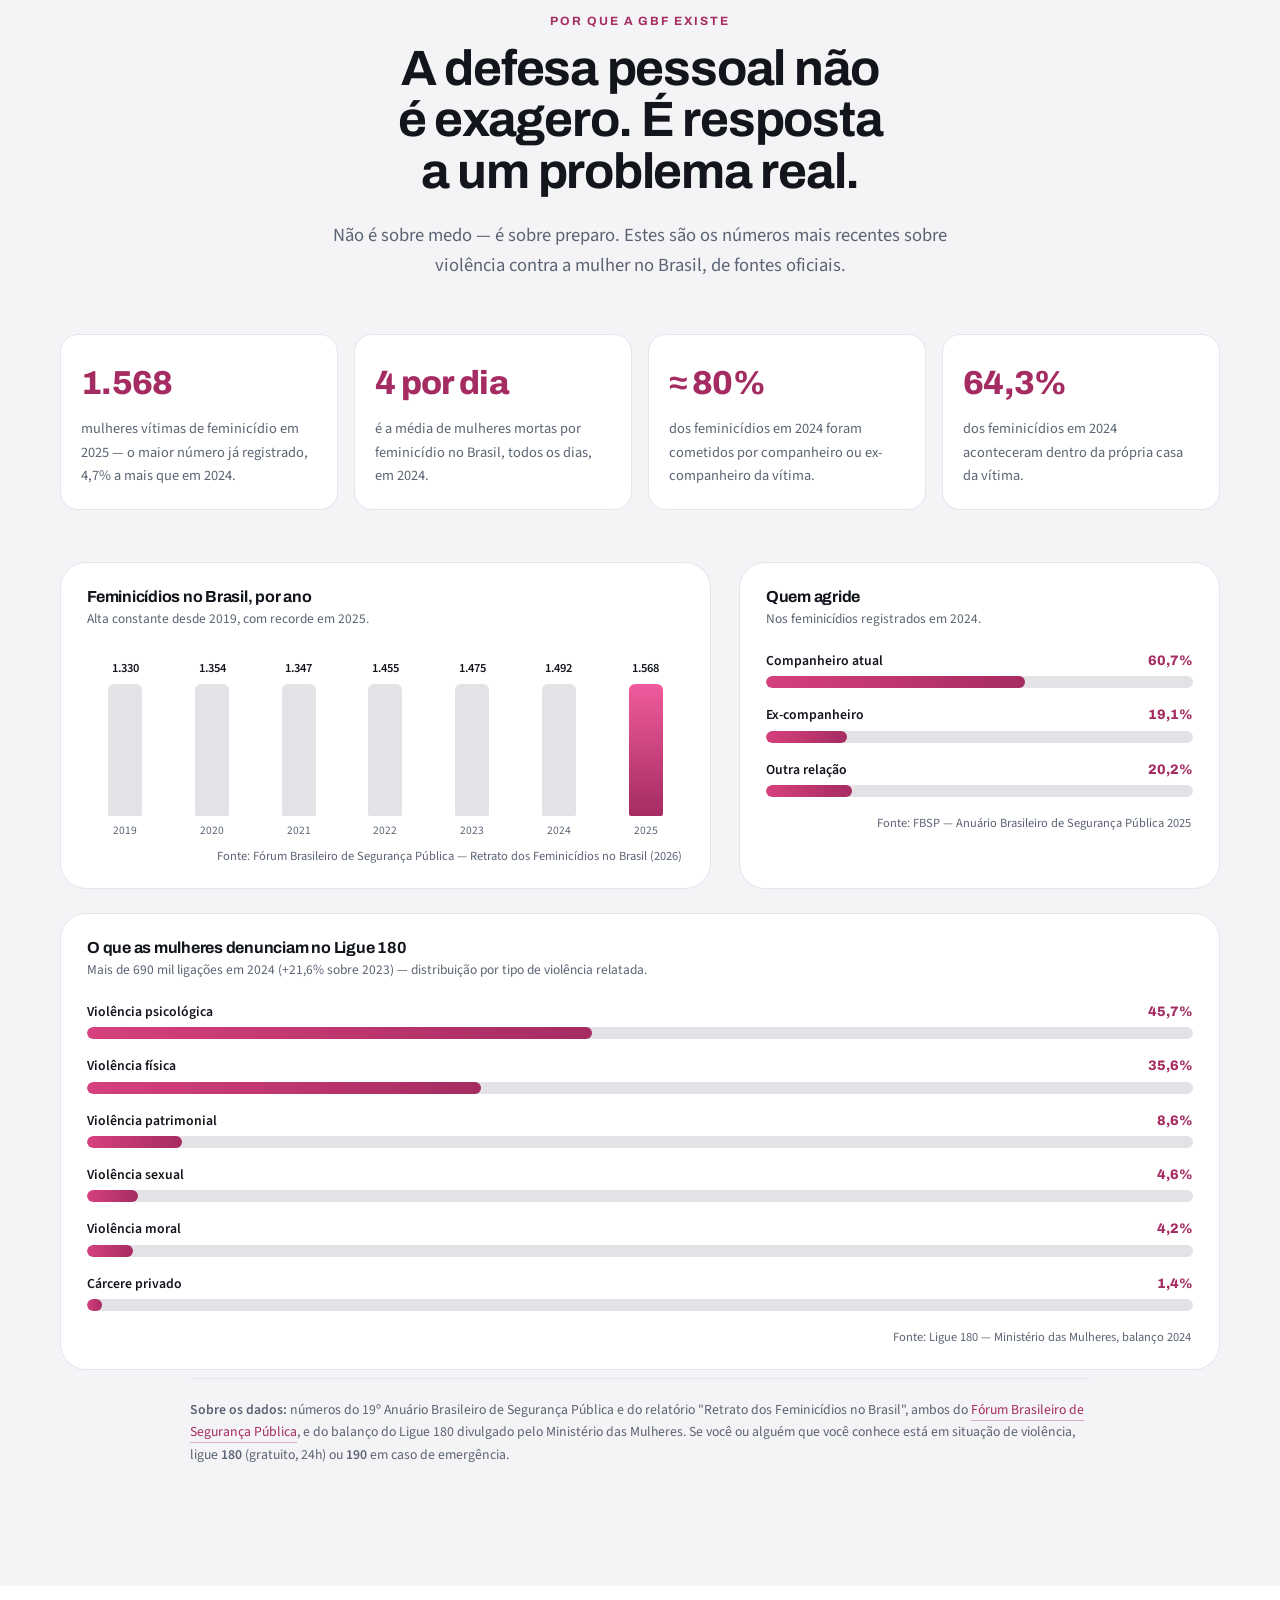
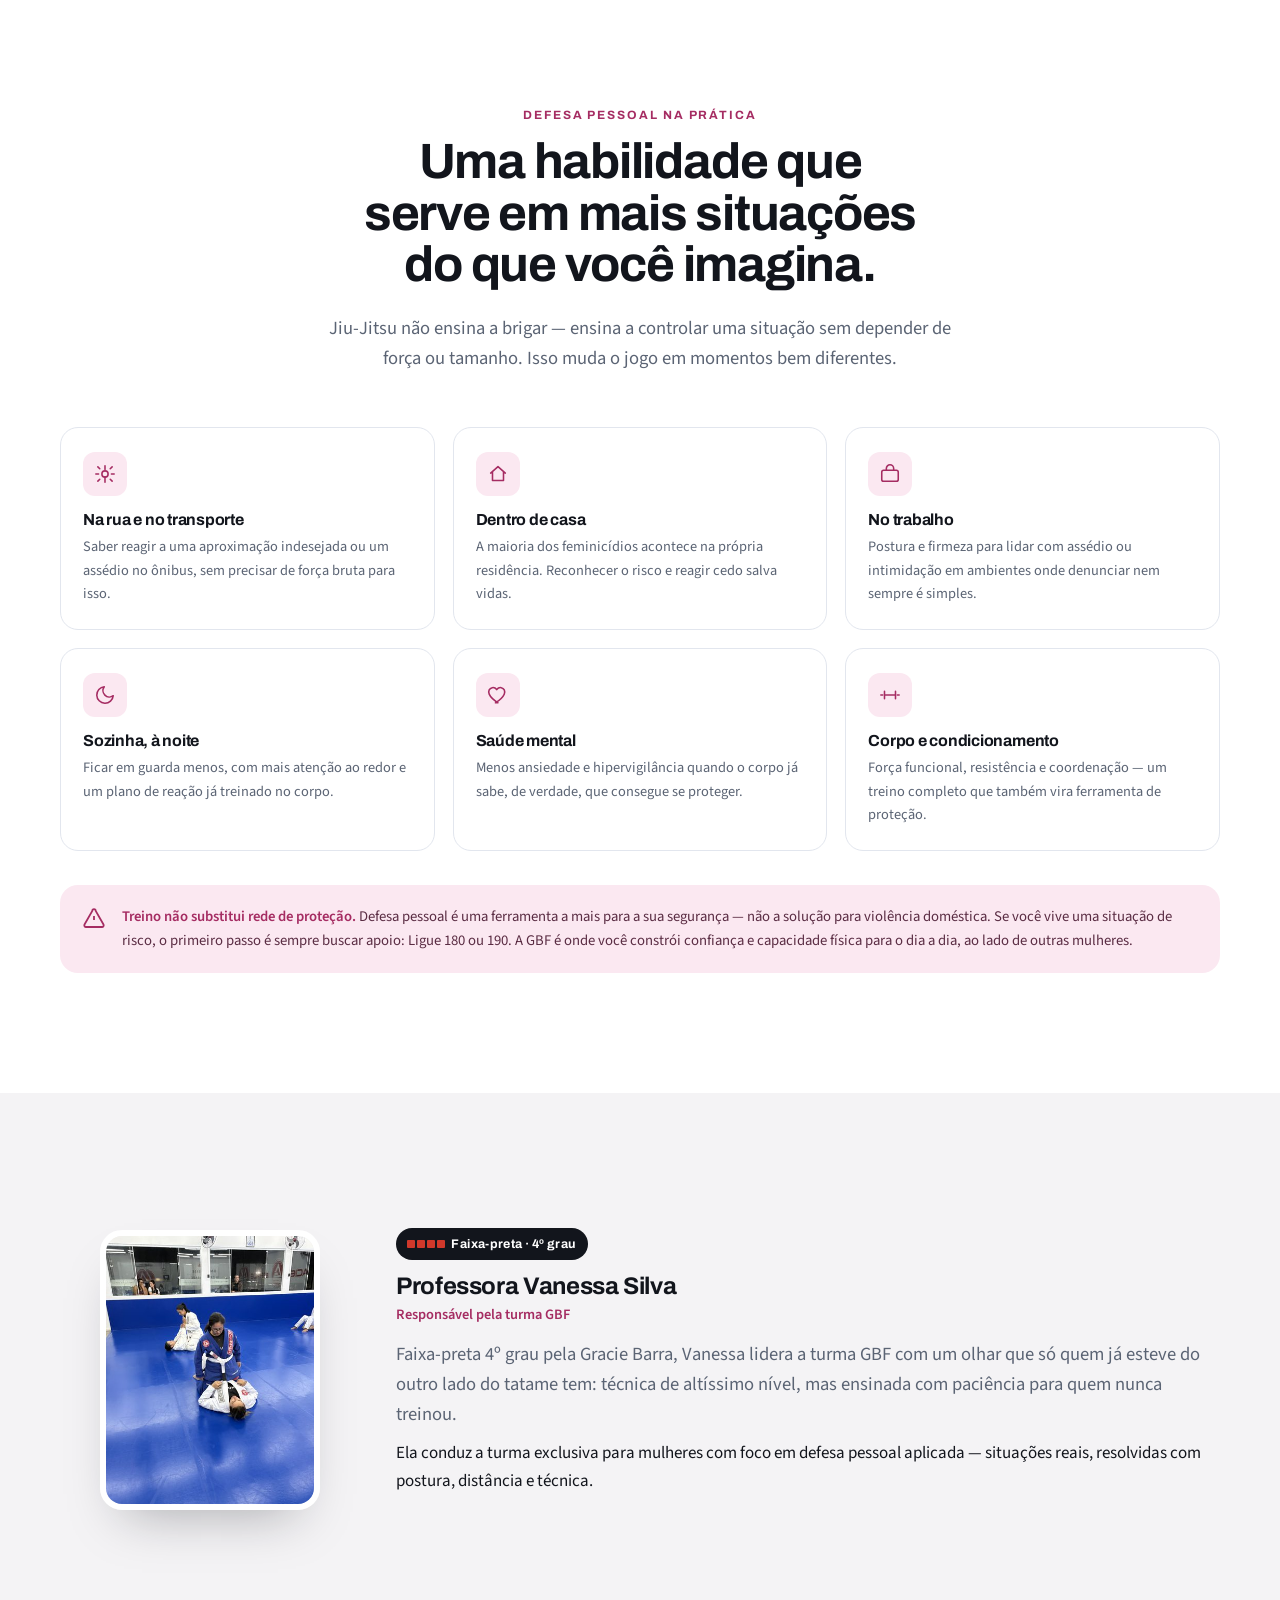
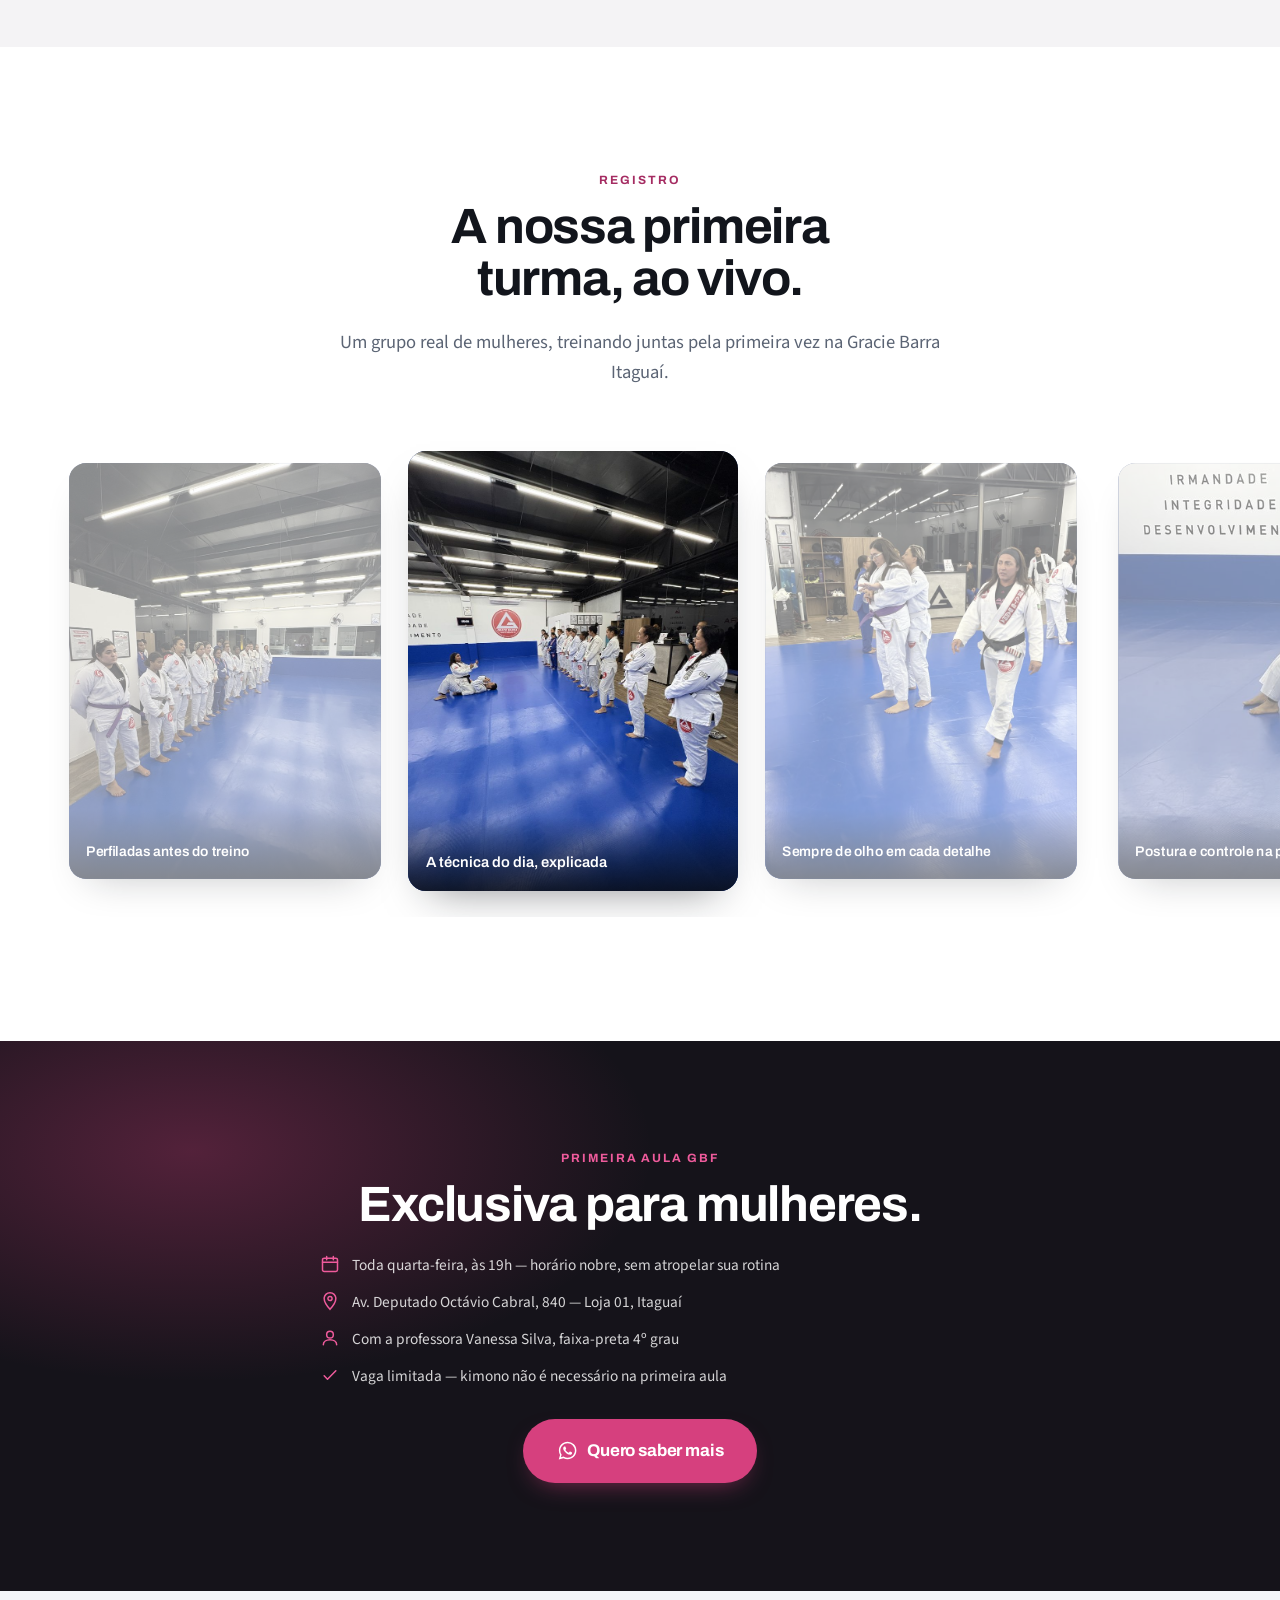
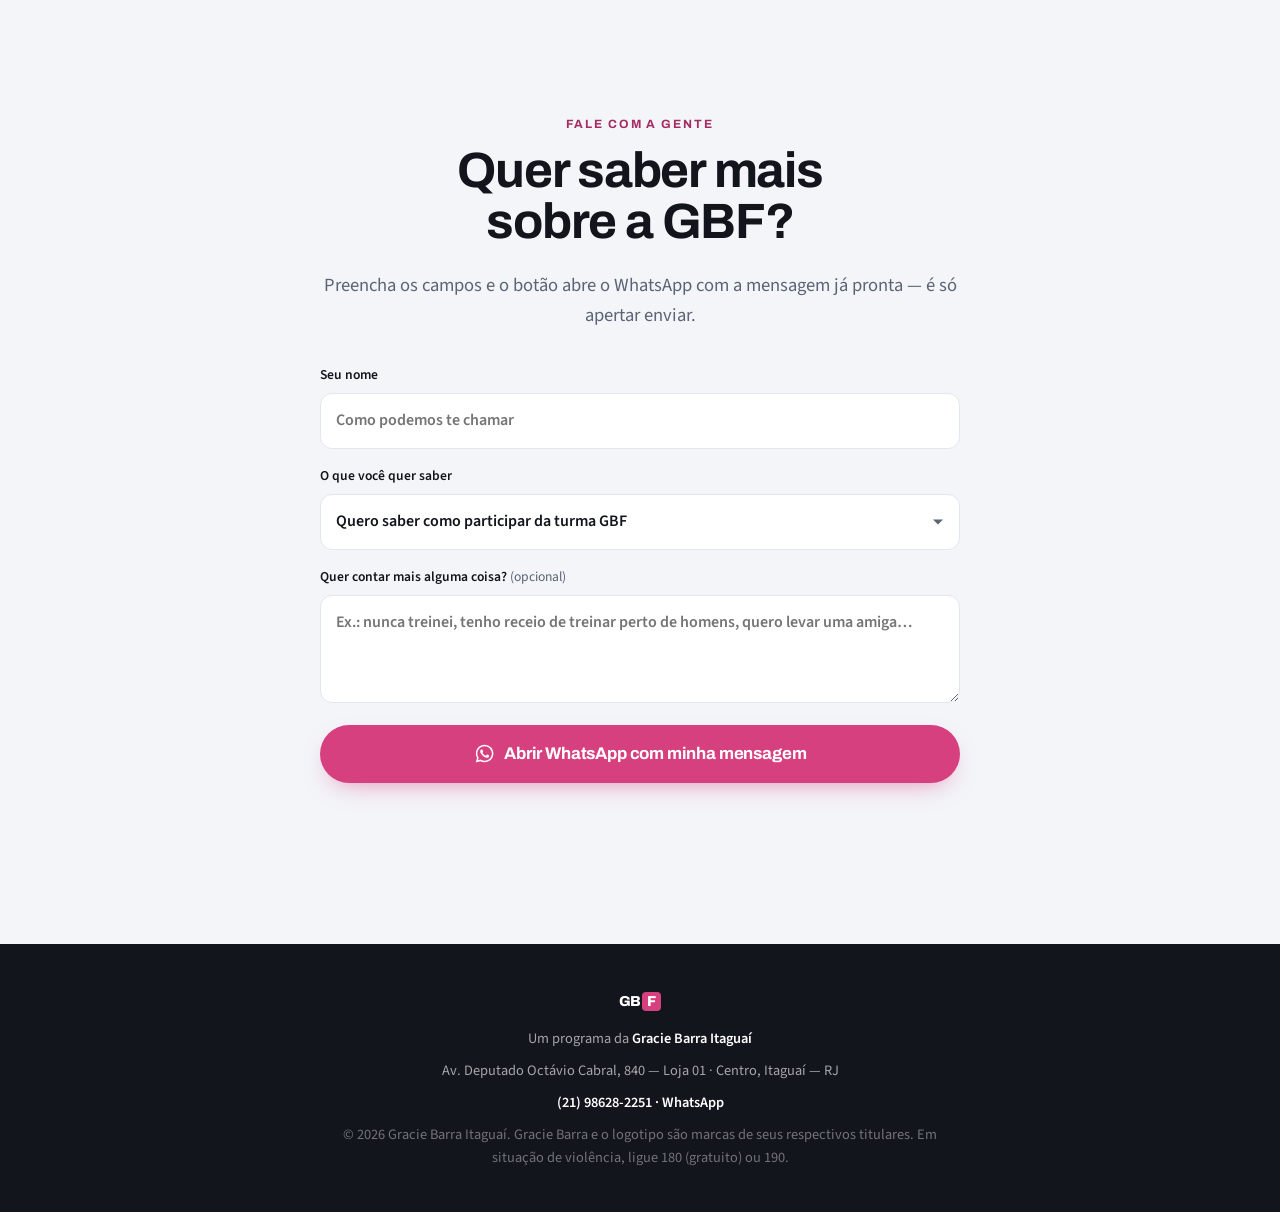
<file: gbf.html>
<!DOCTYPE html>
<html lang="pt-BR">
<head>
<meta charset="UTF-8">
<meta name="viewport" content="width=device-width, initial-scale=1, viewport-fit=cover">
<title>GBF — Jiu-Jitsu e Defesa Pessoal para Mulheres | Gracie Barra Itaguaí</title>
<meta name="description" content="GBF: turma de Jiu-Jitsu e defesa pessoal exclusiva para mulheres na Gracie Barra Itaguaí, toda quarta-feira às 19h, com a professora Vanessa Silva. Primeira aula grátis — peça informações pelo WhatsApp.">
<meta name="theme-color" content="#15131a">

<link rel="canonical" href="https://gbitaguai.netlify.app/gbf.html">
<meta property="og:type" content="website">
<meta property="og:site_name" content="Gracie Barra Itaguaí">
<meta property="og:url" content="https://gbitaguai.netlify.app/gbf.html">
<meta property="og:title" content="GBF — Jiu-Jitsu e Defesa Pessoal para Mulheres">
<meta property="og:description" content="Aula exclusiva para mulheres, toda quarta-feira às 19h — horário nobre. Defesa pessoal, confiança e uma comunidade de mulheres fortes em Itaguaí.">
<meta property="og:image" content="https://gbitaguai.netlify.app/assets/img/gbf/evento-turma.jpg">
<meta property="og:image:width" content="1200">
<meta property="og:image:height" content="1600">
<meta property="og:image:alt" content="Turma da GBF reunida no tatame da Gracie Barra Itaguaí">
<meta property="og:locale" content="pt_BR">
<meta name="twitter:card" content="summary_large_image">

<link rel="icon" href="assets/img/icon-32.png" sizes="32x32" type="image/png">
<link rel="icon" href="assets/img/icon-512.png" sizes="512x512" type="image/png">
<link rel="apple-touch-icon" href="assets/img/apple-touch-icon.png">

<link rel="preload" href="assets/fonts/archivo-800-latin.woff2" as="font" type="font/woff2" crossorigin>
<link rel="preload" href="assets/fonts/source-sans-3-400-latin.woff2" as="font" type="font/woff2" crossorigin>
<link rel="stylesheet" href="assets/css/fonts.css">
<link rel="stylesheet" href="assets/css/styles.css">
<link rel="stylesheet" href="assets/css/gbf.css">
</head>
<body>

<a class="skip-link" href="#conteudo">Pular para o conteúdo</a>

<header class="nav" id="nav">
  <div class="nav__inner">
    <a class="nav__brand" href="#topo" aria-label="GBF — Gracie Barra Feminino — início">
      <span class="gbf-mark gbf-mark--light">GB<span>F</span></span>
    </a>
    <nav class="nav__links" aria-label="Navegação principal">
      <a href="#sobre">A turma</a>
      <a href="#dados">Por que existe</a>
      <a href="#defesa">Defesa pessoal</a>
      <a href="#instrutora">Instrutora</a>
      <a href="#evento">O evento</a>
    </nav>
    <a class="nav__back" href="index.html">← Gracie Barra Itaguaí</a>
    <a class="btn btn--pink btn--sm nav__cta" href="https://wa.me/5521986282251?text=Ol%C3%A1!%20Quero%20saber%20mais%20sobre%20a%20turma%20GBF%20%28Jiu-Jitsu%20para%20mulheres%29%20da%20Gracie%20Barra%20Itagua%C3%AD." target="_blank" rel="noopener">
      Falar com a gente
    </a>
    <button class="nav__toggle" id="navToggle" aria-label="Abrir menu" aria-expanded="false" aria-controls="navSheet">
      <span></span><span></span><span></span>
    </button>
  </div>
  <div class="nav__sheet" id="navSheet" hidden>
    <a href="#sobre">A turma</a>
    <a href="#dados">Por que existe</a>
    <a href="#defesa">Defesa pessoal</a>
    <a href="#instrutora">Instrutora</a>
    <a href="#evento">O evento</a>
    <a href="index.html">← Gracie Barra Itaguaí</a>
    <a class="btn btn--pink" href="https://wa.me/5521986282251?text=Ol%C3%A1!%20Quero%20saber%20mais%20sobre%20a%20turma%20GBF%20%28Jiu-Jitsu%20para%20mulheres%29%20da%20Gracie%20Barra%20Itagua%C3%AD." target="_blank" rel="noopener">Falar no WhatsApp</a>
  </div>
</header>

<main id="conteudo">

  <!-- ============ HERO ============ -->
  <section class="ghero" id="topo">
    <div class="ghero__inner">
      <div class="ghero__media">
        <p class="ghero__reminder">🎙️ <strong>Recado da professora Vanessa Silva</strong> — faixa-preta 4º grau.</p>
        <div class="ghero__video">
          <video id="gbfVideo" autoplay muted loop playsinline preload="auto"
                 poster="assets/video/gbf/gbf-recado-poster.jpg"
                 aria-label="Recado em vídeo sobre a importância do Jiu-Jitsu para mulheres"
                 controls>
            <source src="assets/video/gbf/gbf-recado.mp4" type="video/mp4">
            Seu navegador não reproduz vídeo. <a href="assets/video/gbf/gbf-recado.mp4">Baixar</a>.
          </video>
          <button class="ghero__unmute" id="gbfUnmute" type="button">
            <svg viewBox="0 0 24 24" aria-hidden="true"><path d="M4 9v6h4l5 5V4L8 9H4Z"/><path d="M17 8a5 5 0 0 1 0 8M19.5 5.5a9 9 0 0 1 0 13" stroke-linecap="round"/></svg>
            Ativar o som
          </button>
        </div>
      </div>
      <div>
        <p class="ghero__eventtag"><i></i> Toda quarta-feira · 19h · Horário nobre para mulheres</p>
        <h1>Sua força<br>não pede <em>licença</em>.</h1>
        <p class="ghero__sub">
          GBF é a turma de Jiu-Jitsu e defesa pessoal só para mulheres da Gracie Barra Itaguaí.
          Técnica de verdade, ensinada por uma faixa-preta, para você sair do tatame mais
          confiante — e mais preparada para o mundo real.
        </p>
        <div class="ghero__actions">
          <a class="btn btn--pink btn--lg" href="https://wa.me/5521986282251?text=Ol%C3%A1!%20Quero%20saber%20mais%20sobre%20a%20turma%20GBF%20%28Jiu-Jitsu%20para%20mulheres%29%20da%20Gracie%20Barra%20Itagua%C3%AD." target="_blank" rel="noopener">
            <svg class="ico-wa" viewBox="0 0 24 24" aria-hidden="true"><path d="M12.04 2C6.58 2 2.13 6.45 2.13 11.91c0 1.75.46 3.45 1.32 4.95L2 22l5.25-1.38a9.9 9.9 0 0 0 4.79 1.22h.01c5.46 0 9.91-4.45 9.91-9.91 0-2.65-1.03-5.14-2.9-7.01A9.82 9.82 0 0 0 12.04 2Zm0 18.13h-.01a8.2 8.2 0 0 1-4.19-1.15l-.3-.18-3.12.82.83-3.04-.2-.31a8.19 8.19 0 0 1-1.26-4.36c0-4.54 3.7-8.24 8.25-8.24 2.2 0 4.27.86 5.83 2.42a8.19 8.19 0 0 1 2.41 5.83c0 4.54-3.7 8.21-8.24 8.21Zm4.52-6.16c-.25-.12-1.47-.72-1.69-.81-.23-.08-.39-.12-.56.13-.16.24-.64.8-.78.97-.15.16-.29.18-.53.06-.25-.12-1.05-.39-1.99-1.23-.74-.66-1.23-1.47-1.38-1.72-.14-.25-.01-.38.11-.5.11-.11.25-.29.37-.44.13-.15.17-.25.25-.41.08-.17.04-.31-.02-.43-.06-.12-.56-1.34-.76-1.84-.2-.48-.4-.42-.56-.43h-.47c-.17 0-.43.06-.66.31-.22.25-.86.85-.86 2.07 0 1.22.89 2.4 1.01 2.56.12.17 1.75 2.67 4.23 3.74.59.26 1.05.41 1.41.52.59.19 1.13.16 1.56.1.48-.07 1.47-.6 1.68-1.18.21-.58.21-1.08.14-1.18-.06-.11-.22-.17-.47-.29Z"/></svg>
            Quero saber mais
          </a>
          <a class="btn btn--ghost btn--lg" href="#dados">Ver os dados</a>
        </div>
        <ul class="ghero__facts">
          <li><strong>Quarta-feira</strong><span>19h, horário nobre</span></li>
          <li><strong>Grátis</strong><span>primeira aula experimental</span></li>
          <li><strong>Só mulheres</strong><span>turma exclusiva, sem misto</span></li>
          <li><strong>Faixa-preta 4º grau</strong><span>professora Vanessa Silva</span></li>
        </ul>
      </div>
    </div>
  </section>

  <!-- ============ SOBRE / PILARES ============ -->
  <section class="gsection" id="sobre">
    <div class="gsection__inner about-gbf">
      <div class="about-gbf__text reveal" data-reveal>
        <p class="eyebrow eyebrow--pink">O que é a GBF</p>
        <h2>Uma turma pensada para você, do primeiro dia em diante.</h2>
        <p class="lead">
          GBF — Gracie Barra Feminino — é o programa de Jiu-Jitsu e defesa pessoal
          da Gracie Barra Itaguaí feito só para mulheres. Nada de se sentir a única
          mulher no tatame ou ter que "aguentar" um ambiente que não pensou em você.
        </p>
        <p>
          Aqui você aprende técnica de verdade — a mesma base usada por atletas de
          alto nível — adaptada para o que realmente importa no seu dia a dia:
          proteger seu espaço, seu corpo e sua confiança, dentro e fora do tatame.
        </p>
      </div>
      <div class="pillars">
        <div class="pillar reveal" data-reveal>
          <svg viewBox="0 0 24 24"><path d="M12 2 4 5v6c0 5.2 3.4 9.9 8 11 4.6-1.1 8-5.8 8-11V5l-8-3Z" stroke-linejoin="round"/></svg>
          <h3>Mais confiança</h3>
          <p>Saber se defender muda a forma como você caminha, fala e ocupa espaço.</p>
        </div>
        <div class="pillar reveal" data-reveal>
          <svg viewBox="0 0 24 24"><path d="M12 21c-4-2-8-5-8-11a8 8 0 0 1 16 0c0 6-4 9-8 11Z" stroke-linejoin="round"/></svg>
          <h3>Mais disciplina</h3>
          <p>Constância no tatame vira constância na vida. Progresso visível, aula após aula.</p>
        </div>
        <div class="pillar reveal" data-reveal>
          <svg viewBox="0 0 24 24"><circle cx="8" cy="8" r="3"/><circle cx="16" cy="8" r="3"/><path d="M2 20c0-3 2.5-5 6-5s6 2 6 5M12 20c0-3 2.5-5 6-5s4 2 4 5" stroke-linecap="round"/></svg>
          <h3>Mais mulheres fortes</h3>
          <p>Uma comunidade de treino que se ajuda de verdade — dentro e fora do tapete.</p>
        </div>
      </div>
    </div>
  </section>

  <!-- ============ DADOS / ESTATÍSTICAS ============ -->
  <section class="gsection gsection--alt" id="dados">
    <div class="gsection__inner">
      <header class="section-head reveal" data-reveal>
        <p class="eyebrow eyebrow--pink">Por que a GBF existe</p>
        <h2>A defesa pessoal não é exagero. É resposta a um problema real.</h2>
        <p class="lead">
          Não é sobre medo — é sobre preparo. Estes são os números mais recentes sobre
          violência contra a mulher no Brasil, de fontes oficiais.
        </p>
      </header>

      <div class="stat-grid">
        <div class="stat-tile reveal" data-reveal>
          <b>1.568</b>
          <p>mulheres vítimas de feminicídio em 2025 — o maior número já registrado, 4,7% a mais que em 2024.</p>
        </div>
        <div class="stat-tile reveal" data-reveal>
          <b>4 por dia</b>
          <p>é a média de mulheres mortas por feminicídio no Brasil, todos os dias, em 2024.</p>
        </div>
        <div class="stat-tile reveal" data-reveal>
          <b>≈ 80%</b>
          <p>dos feminicídios em 2024 foram cometidos por companheiro ou ex-companheiro da vítima.</p>
        </div>
        <div class="stat-tile reveal" data-reveal>
          <b>64,3%</b>
          <p>dos feminicídios em 2024 aconteceram dentro da própria casa da vítima.</p>
        </div>
      </div>

      <div class="charts">
        <div class="chart-card reveal" data-reveal>
          <h3>Feminicídios no Brasil, por ano</h3>
          <p class="chart-note">Alta constante desde 2019, com recorde em 2025.</p>
          <div class="chart__bars" role="img" aria-label="Gráfico de barras mostrando o crescimento de feminicídios no Brasil de 1.330 em 2019 para 1.568 em 2025">
            <div class="cbar"><b>1.330</b><i style="--h:84%"></i><span>2019</span></div>
            <div class="cbar"><b>1.354</b><i style="--h:86%"></i><span>2020</span></div>
            <div class="cbar"><b>1.347</b><i style="--h:86%"></i><span>2021</span></div>
            <div class="cbar"><b>1.455</b><i style="--h:93%"></i><span>2022</span></div>
            <div class="cbar"><b>1.475</b><i style="--h:94%"></i><span>2023</span></div>
            <div class="cbar"><b>1.492</b><i style="--h:95%"></i><span>2024</span></div>
            <div class="cbar cbar--peak"><b>1.568</b><i style="--h:100%"></i><span>2025</span></div>
          </div>
          <p class="chart-source">Fonte: Fórum Brasileiro de Segurança Pública — Retrato dos Feminicídios no Brasil (2026)</p>
        </div>

        <div class="chart-card reveal" data-reveal>
          <h3>Quem agride</h3>
          <p class="chart-note">Nos feminicídios registrados em 2024.</p>
          <div class="hbar">
            <span class="hbar__label">Companheiro atual</span>
            <span class="hbar__pct">60,7%</span>
            <span class="hbar__track"><span class="hbar__fill" style="--w:60.7%"></span></span>
          </div>
          <div class="hbar">
            <span class="hbar__label">Ex-companheiro</span>
            <span class="hbar__pct">19,1%</span>
            <span class="hbar__track"><span class="hbar__fill" style="--w:19.1%"></span></span>
          </div>
          <div class="hbar">
            <span class="hbar__label">Outra relação</span>
            <span class="hbar__pct">20,2%</span>
            <span class="hbar__track"><span class="hbar__fill" style="--w:20.2%"></span></span>
          </div>
          <p class="chart-source">Fonte: FBSP — Anuário Brasileiro de Segurança Pública 2025</p>
        </div>
      </div>

      <div class="chart-card reveal" data-reveal style="margin-bottom:0;">
        <h3>O que as mulheres denunciam no Ligue 180</h3>
        <p class="chart-note">Mais de 690 mil ligações em 2024 (+21,6% sobre 2023) — distribuição por tipo de violência relatada.</p>
        <div class="hbar">
          <span class="hbar__label">Violência psicológica</span>
          <span class="hbar__pct">45,7%</span>
          <span class="hbar__track"><span class="hbar__fill" style="--w:45.7%"></span></span>
        </div>
        <div class="hbar">
          <span class="hbar__label">Violência física</span>
          <span class="hbar__pct">35,6%</span>
          <span class="hbar__track"><span class="hbar__fill" style="--w:35.6%"></span></span>
        </div>
        <div class="hbar">
          <span class="hbar__label">Violência patrimonial</span>
          <span class="hbar__pct">8,6%</span>
          <span class="hbar__track"><span class="hbar__fill" style="--w:8.6%"></span></span>
        </div>
        <div class="hbar">
          <span class="hbar__label">Violência sexual</span>
          <span class="hbar__pct">4,6%</span>
          <span class="hbar__track"><span class="hbar__fill" style="--w:4.6%"></span></span>
        </div>
        <div class="hbar">
          <span class="hbar__label">Violência moral</span>
          <span class="hbar__pct">4,2%</span>
          <span class="hbar__track"><span class="hbar__fill" style="--w:4.2%"></span></span>
        </div>
        <div class="hbar">
          <span class="hbar__label">Cárcere privado</span>
          <span class="hbar__pct">1,4%</span>
          <span class="hbar__track"><span class="hbar__fill" style="--w:1.4%"></span></span>
        </div>
        <p class="chart-source">Fonte: Ligue 180 — Ministério das Mulheres, balanço 2024</p>
      </div>

      <p class="sources-note reveal" data-reveal>
        <strong>Sobre os dados:</strong> números do 19º Anuário Brasileiro de Segurança Pública e do
        relatório "Retrato dos Feminicídios no Brasil", ambos do
        <a href="https://forumseguranca.org.br/" target="_blank" rel="noopener">Fórum Brasileiro de Segurança Pública</a>,
        e do balanço do Ligue 180 divulgado pelo Ministério das Mulheres. Se você ou alguém que você conhece
        está em situação de violência, ligue <strong>180</strong> (gratuito, 24h) ou <strong>190</strong> em caso de emergência.
      </p>
    </div>
  </section>

  <!-- ============ DEFESA PESSOAL: CENÁRIOS ============ -->
  <section class="gsection" id="defesa">
    <div class="gsection__inner">
      <header class="section-head reveal" data-reveal>
        <p class="eyebrow eyebrow--pink">Defesa pessoal na prática</p>
        <h2>Uma habilidade que serve em mais situações do que você imagina.</h2>
        <p class="lead">
          Jiu-Jitsu não ensina a brigar — ensina a controlar uma situação sem depender
          de força ou tamanho. Isso muda o jogo em momentos bem diferentes.
        </p>
      </header>

      <div class="scenarios">
        <article class="scenario reveal" data-reveal>
          <div class="scenario__ico"><svg viewBox="0 0 24 24"><path d="M12 3v4M12 21v-6M5 12H2M22 12h-3M6.3 6.3 4.2 4.2M19.8 19.8l-2.1-2.1M6.3 17.7l-2.1 2.1M19.8 4.2l-2.1 2.1" stroke-linecap="round"/><circle cx="12" cy="12" r="3.4"/></svg></div>
          <h3>Na rua e no transporte</h3>
          <p>Saber reagir a uma aproximação indesejada ou um assédio no ônibus, sem precisar de força bruta para isso.</p>
        </article>
        <article class="scenario reveal" data-reveal>
          <div class="scenario__ico"><svg viewBox="0 0 24 24"><path d="M4 11 12 4l8 7M6 10v9h12v-9" stroke-linecap="round" stroke-linejoin="round"/></svg></div>
          <h3>Dentro de casa</h3>
          <p>A maioria dos feminicídios acontece na própria residência. Reconhecer o risco e reagir cedo salva vidas.</p>
        </article>
        <article class="scenario reveal" data-reveal>
          <div class="scenario__ico"><svg viewBox="0 0 24 24"><rect x="3" y="8" width="18" height="12" rx="2"/><path d="M8 8V6a4 4 0 0 1 8 0v2" stroke-linecap="round"/></svg></div>
          <h3>No trabalho</h3>
          <p>Postura e firmeza para lidar com assédio ou intimidação em ambientes onde denunciar nem sempre é simples.</p>
        </article>
        <article class="scenario reveal" data-reveal>
          <div class="scenario__ico"><svg viewBox="0 0 24 24"><path d="M21 12.8A9 9 0 1 1 11.2 3a7 7 0 0 0 9.8 9.8Z" stroke-linejoin="round"/></svg></div>
          <h3>Sozinha, à noite</h3>
          <p>Ficar em guarda menos, com mais atenção ao redor e um plano de reação já treinado no corpo.</p>
        </article>
        <article class="scenario reveal" data-reveal>
          <div class="scenario__ico"><svg viewBox="0 0 24 24"><path d="M12 20.5s-7.5-4.6-9.6-9.4C1 7.7 2.6 4.6 5.7 4c2-.4 3.7.6 4.9 2.1C11.8 4.6 13.5 3.6 15.5 4c3.1.6 4.7 3.7 3.3 7.1-2.1 4.8-9.6 9.4-9.6 9.4Z" stroke-linejoin="round"/></svg></div>
          <h3>Saúde mental</h3>
          <p>Menos ansiedade e hipervigilância quando o corpo já sabe, de verdade, que consegue se proteger.</p>
        </article>
        <article class="scenario reveal" data-reveal>
          <div class="scenario__ico"><svg viewBox="0 0 24 24"><path d="M6 8v8M18 8v8M2 12h2M20 12h2M6 12h12" stroke-linecap="round"/></svg></div>
          <h3>Corpo e condicionamento</h3>
          <p>Força funcional, resistência e coordenação — um treino completo que também vira ferramenta de proteção.</p>
        </article>
      </div>

      <div class="gbf-callout reveal" data-reveal>
        <svg viewBox="0 0 24 24"><path d="M12 9v4M12 17h.01M10.3 3.9 2.5 17.5a1.7 1.7 0 0 0 1.5 2.5h16a1.7 1.7 0 0 0 1.5-2.5L13.7 3.9a1.7 1.7 0 0 0-3.4 0Z" stroke-linejoin="round"/></svg>
        <p>
          <strong>Treino não substitui rede de proteção.</strong> Defesa pessoal é uma ferramenta a mais
          para a sua segurança — não a solução para violência doméstica. Se você vive uma situação de
          risco, o primeiro passo é sempre buscar apoio: Ligue 180 ou 190. A GBF é onde você constrói
          confiança e capacidade física para o dia a dia, ao lado de outras mulheres.
        </p>
      </div>
    </div>
  </section>

  <!-- ============ INSTRUTORA ============ -->
  <section class="gsection gsection--alt" id="instrutora">
    <div class="gsection__inner">
      <div class="instrutora">
        <figure class="instrutora__photo reveal" data-reveal>
          <img src="assets/img/gbf/instrutora-tecnica@400.jpg"
               alt="Professora Vanessa Silva ensinando uma técnica no tatame da Gracie Barra Itaguaí"
               width="220" height="280" loading="lazy" decoding="async">
        </figure>
        <div class="reveal" data-reveal>
          <p class="instrutora__faixa"><i><b></b><b></b><b></b><b></b></i> Faixa-preta · 4º grau</p>
          <h3>Professora Vanessa Silva</h3>
          <p class="instrutora__role">Responsável pela turma GBF</p>
          <p class="lead" style="margin-bottom:.6em;">
            Faixa-preta 4º grau pela Gracie Barra, Vanessa lidera a turma GBF com um olhar que só
            quem já esteve do outro lado do tatame tem: técnica de altíssimo nível, mas ensinada
            com paciência para quem nunca treinou.
          </p>
          <p>
            Ela conduz a turma exclusiva para mulheres com foco em defesa
            pessoal aplicada — situações reais, resolvidas com postura, distância e técnica.
          </p>
        </div>
      </div>
    </div>
  </section>

  <!-- ============ REGISTRO DA TURMA ============ -->
  <section class="gallery" id="galeria">
    <div class="section-head reveal" data-reveal>
      <p class="eyebrow eyebrow--pink">Registro</p>
      <h2>A nossa primeira turma, ao vivo.</h2>
      <p class="lead">Um grupo real de mulheres, treinando juntas pela primeira vez na Gracie Barra Itaguaí.</p>
    </div>

    <div class="gallery__track" id="galleryTrack" tabindex="0" aria-label="Galeria de fotos da turma GBF, role horizontalmente">
      <figure class="shot">
        <img src="assets/img/gbf/evento-fila-1@800.jpg" alt="Alunas da turma GBF perfiladas no tatame antes do início da aula" loading="lazy" decoding="async">
        <figcaption>Perfiladas antes do treino</figcaption>
      </figure>
      <figure class="shot">
        <img src="assets/img/gbf/evento-fila-3@800.jpg" alt="Professora demonstrando a técnica do dia para a turma perfilada" loading="lazy" decoding="async">
        <figcaption>A técnica do dia, explicada</figcaption>
      </figure>
      <figure class="shot">
        <img src="assets/img/gbf/evento-professora-1@800.jpg" alt="Professora Vanessa Silva circulando pelo tatame, atenta à turma" loading="lazy" decoding="async">
        <figcaption>Sempre de olho em cada detalhe</figcaption>
      </figure>
      <figure class="shot">
        <img src="assets/img/gbf/evento-demo-2@800.jpg" alt="Professora Vanessa Silva demonstrando uma técnica de controle numa aluna" loading="lazy" decoding="async">
        <figcaption>Postura e controle na prática</figcaption>
      </figure>
      <figure class="shot">
        <img src="assets/img/gbf/evento-treino-1@800.jpg" alt="Alunas treinando em duplas no tatame, sob o mural de valores da Gracie Barra" loading="lazy" decoding="async">
        <figcaption>Treino livre, em duplas</figcaption>
      </figure>
      <figure class="shot">
        <img src="assets/img/gbf/evento-turma-perto@800.jpg" alt="Alunas da turma GBF de perto, com o kimono da Gracie Barra" loading="lazy" decoding="async">
        <figcaption>A turma, de perto</figcaption>
      </figure>
      <figure class="shot">
        <img src="assets/img/gbf/evento-treino-2@800.jpg" alt="Dupla treinando uma posição no chão, perto da entrada do tatame" loading="lazy" decoding="async">
        <figcaption>Cada dupla no seu ritmo</figcaption>
      </figure>
      <figure class="shot">
        <img src="assets/img/gbf/evento-valores-1@800.jpg" alt="Turma reunida diante do mural com os valores da Gracie Barra: irmandade, integridade, desenvolvimento" loading="lazy" decoding="async">
        <figcaption>Irmandade, integridade, desenvolvimento</figcaption>
      </figure>
      <figure class="shot">
        <img src="assets/img/gbf/evento-demo-1@800.jpg" alt="Técnica sendo demonstrada no tatame para toda a turma" loading="lazy" decoding="async">
        <figcaption>Técnica na frente de todas</figcaption>
      </figure>
      <figure class="shot">
        <video autoplay muted loop playsinline preload="auto"
               poster="assets/video/gbf/evento-sparring-poster.jpg"
               aria-label="Vídeo: treino livre da turma GBF no tatame">
          <source src="assets/video/gbf/evento-sparring.mp4" type="video/mp4">
        </video>
        <figcaption>O tatame em movimento</figcaption>
      </figure>
      <figure class="shot">
        <img src="assets/img/gbf/evento-treino-3@800.jpg" alt="Mais duplas treinando no tatame durante o treino livre" loading="lazy" decoding="async">
        <figcaption>Mais uma dupla no rola</figcaption>
      </figure>
      <figure class="shot">
        <img src="assets/img/gbf/evento-fila-2@800.jpg" alt="Professora Vanessa Silva conversando com a turma reunida no tatame" loading="lazy" decoding="async">
        <figcaption>Últimas orientações antes do rola</figcaption>
      </figure>
      <figure class="shot">
        <img src="assets/img/gbf/evento-valores-2@800.jpg" alt="Toda a turma GBF reunida no tatame da Gracie Barra Itaguaí" loading="lazy" decoding="async">
        <figcaption>Toda a turma reunida</figcaption>
      </figure>
    </div>
  </section>

  <!-- ============ CTA DO EVENTO ============ -->
  <section class="event-cta" id="evento">
    <div class="event-cta__inner">
      <div class="event-cta__details reveal" data-reveal>
        <p class="eyebrow eyebrow--pink eyebrow--light">Primeira aula GBF</p>
        <h2>Exclusiva para mulheres.</h2>
        <ul>
          <li><svg viewBox="0 0 24 24"><rect x="3" y="5" width="18" height="16" rx="2"/><path d="M8 3v4M16 3v4M3 10h18" stroke-linecap="round"/></svg> Toda quarta-feira, às 19h — horário nobre, sem atropelar sua rotina</li>
          <li><svg viewBox="0 0 24 24"><path d="M12 2a7 7 0 0 0-7 7c0 5.25 7 13 7 13s7-7.75 7-13a7 7 0 0 0-7-7Zm0 9.5A2.5 2.5 0 1 1 12 6.5a2.5 2.5 0 0 1 0 5Z"/></svg> Av. Deputado Octávio Cabral, 840 — Loja 01, Itaguaí</li>
          <li><svg viewBox="0 0 24 24"><circle cx="12" cy="8" r="4"/><path d="M4 20c0-3.5 3.5-6 8-6s8 2.5 8 6" stroke-linecap="round"/></svg> Com a professora Vanessa Silva, faixa-preta 4º grau</li>
          <li><svg viewBox="0 0 24 24"><path d="m5 13 4 4L19 7" stroke-linecap="round" stroke-linejoin="round"/></svg> Vaga limitada — kimono não é necessário na primeira aula</li>
        </ul>
        <a class="btn btn--pink btn--lg" href="https://wa.me/5521986282251?text=Ol%C3%A1!%20Quero%20saber%20mais%20sobre%20a%20turma%20GBF%20%28Jiu-Jitsu%20para%20mulheres%29%20da%20Gracie%20Barra%20Itagua%C3%AD." target="_blank" rel="noopener">
          <svg class="ico-wa" viewBox="0 0 24 24" aria-hidden="true"><path d="M12.04 2C6.58 2 2.13 6.45 2.13 11.91c0 1.75.46 3.45 1.32 4.95L2 22l5.25-1.38a9.9 9.9 0 0 0 4.79 1.22h.01c5.46 0 9.91-4.45 9.91-9.91 0-2.65-1.03-5.14-2.9-7.01A9.82 9.82 0 0 0 12.04 2Zm0 18.13h-.01a8.2 8.2 0 0 1-4.19-1.15l-.3-.18-3.12.82.83-3.04-.2-.31a8.19 8.19 0 0 1-1.26-4.36c0-4.54 3.7-8.24 8.25-8.24 2.2 0 4.27.86 5.83 2.42a8.19 8.19 0 0 1 2.41 5.83c0 4.54-3.7 8.21-8.24 8.21Zm4.52-6.16c-.25-.12-1.47-.72-1.69-.81-.23-.08-.39-.12-.56.13-.16.24-.64.8-.78.97-.15.16-.29.18-.53.06-.25-.12-1.05-.39-1.99-1.23-.74-.66-1.23-1.47-1.38-1.72-.14-.25-.01-.38.11-.5.11-.11.25-.29.37-.44.13-.15.17-.25.25-.41.08-.17.04-.31-.02-.43-.06-.12-.56-1.34-.76-1.84-.2-.48-.4-.42-.56-.43h-.47c-.17 0-.43.06-.66.31-.22.25-.86.85-.86 2.07 0 1.22.89 2.4 1.01 2.56.12.17 1.75 2.67 4.23 3.74.59.26 1.05.41 1.41.52.59.19 1.13.16 1.56.1.48-.07 1.47-.6 1.68-1.18.21-.58.21-1.08.14-1.18-.06-.11-.22-.17-.47-.29Z"/></svg>
          Quero saber mais
        </a>
      </div>
    </div>
  </section>

  <!-- ============ FORMULÁRIO -> WHATSAPP ============ -->
  <section class="contact" id="contato">
    <div class="contact__inner reveal" data-reveal>
      <p class="eyebrow eyebrow--pink">Fale com a gente</p>
      <h2>Quer saber mais sobre a GBF?</h2>
      <p class="lead">
        Preencha os campos e o botão abre o WhatsApp com a mensagem já pronta — é só apertar enviar.
      </p>

      <form class="form" id="gbfForm" novalidate>
        <label>
          <span>Seu nome</span>
          <input type="text" name="nome" id="gNome" required autocomplete="name" placeholder="Como podemos te chamar">
        </label>

        <label>
          <span>O que você quer saber</span>
          <select name="interesse" id="gInteresse">
            <option>Quero saber como participar da turma GBF</option>
            <option>Quero saber os horários regulares da turma GBF</option>
            <option>Ainda não sei, quero conversar antes</option>
          </select>
        </label>

        <label>
          <span>Quer contar mais alguma coisa? <i>(opcional)</i></span>
          <textarea name="obs" id="gObs" rows="3" placeholder="Ex.: nunca treinei, tenho receio de treinar perto de homens, quero levar uma amiga…"></textarea>
        </label>

        <button type="submit" class="btn btn--pink btn--lg btn--full">
          <svg class="ico-wa" viewBox="0 0 24 24" aria-hidden="true"><path d="M12.04 2C6.58 2 2.13 6.45 2.13 11.91c0 1.75.46 3.45 1.32 4.95L2 22l5.25-1.38a9.9 9.9 0 0 0 4.79 1.22h.01c5.46 0 9.91-4.45 9.91-9.91 0-2.65-1.03-5.14-2.9-7.01A9.82 9.82 0 0 0 12.04 2Zm0 18.13h-.01a8.2 8.2 0 0 1-4.19-1.15l-.3-.18-3.12.82.83-3.04-.2-.31a8.19 8.19 0 0 1-1.26-4.36c0-4.54 3.7-8.24 8.25-8.24 2.2 0 4.27.86 5.83 2.42a8.19 8.19 0 0 1 2.41 5.83c0 4.54-3.7 8.21-8.24 8.21Zm4.52-6.16c-.25-.12-1.47-.72-1.69-.81-.23-.08-.39-.12-.56.13-.16.24-.64.8-.78.97-.15.16-.29.18-.53.06-.25-.12-1.05-.39-1.99-1.23-.74-.66-1.23-1.47-1.38-1.72-.14-.25-.01-.38.11-.5.11-.11.25-.29.37-.44.13-.15.17-.25.25-.41.08-.17.04-.31-.02-.43-.06-.12-.56-1.34-.76-1.84-.2-.48-.4-.42-.56-.43h-.47c-.17 0-.43.06-.66.31-.22.25-.86.85-.86 2.07 0 1.22.89 2.4 1.01 2.56.12.17 1.75 2.67 4.23 3.74.59.26 1.05.41 1.41.52.59.19 1.13.16 1.56.1.48-.07 1.47-.6 1.68-1.18.21-.58.21-1.08.14-1.18-.06-.11-.22-.17-.47-.29Z"/></svg>
          Abrir WhatsApp com minha mensagem
        </button>
        <p class="form__note" id="gFormNote" role="status"></p>
      </form>
    </div>
  </section>

</main>

<footer class="gfooter">
  <div class="gfooter__inner">
    <p class="gbf-mark gbf-mark--light" style="justify-content:center;margin-bottom:14px;">GB<span>F</span></p>
    <p>Um programa da <a href="index.html">Gracie Barra Itaguaí</a></p>
    <p>Av. Deputado Octávio Cabral, 840 — Loja 01 · Centro, Itaguaí — RJ</p>
    <p><a href="https://wa.me/5521986282251?text=Ol%C3%A1!%20Quero%20saber%20mais%20sobre%20a%20turma%20GBF%20%28Jiu-Jitsu%20para%20mulheres%29%20da%20Gracie%20Barra%20Itagua%C3%AD." target="_blank" rel="noopener">(21) 98628-2251 · WhatsApp</a></p>
    <p class="gfooter__legal">© <span id="year"></span> Gracie Barra Itaguaí. Gracie Barra e o logotipo são marcas de seus respectivos titulares. Em situação de violência, ligue 180 (gratuito) ou 190.</p>
  </div>
</footer>

<script src="assets/js/main.js"></script>
<script src="assets/js/gbf.js"></script>
</body>
</html>
</file>
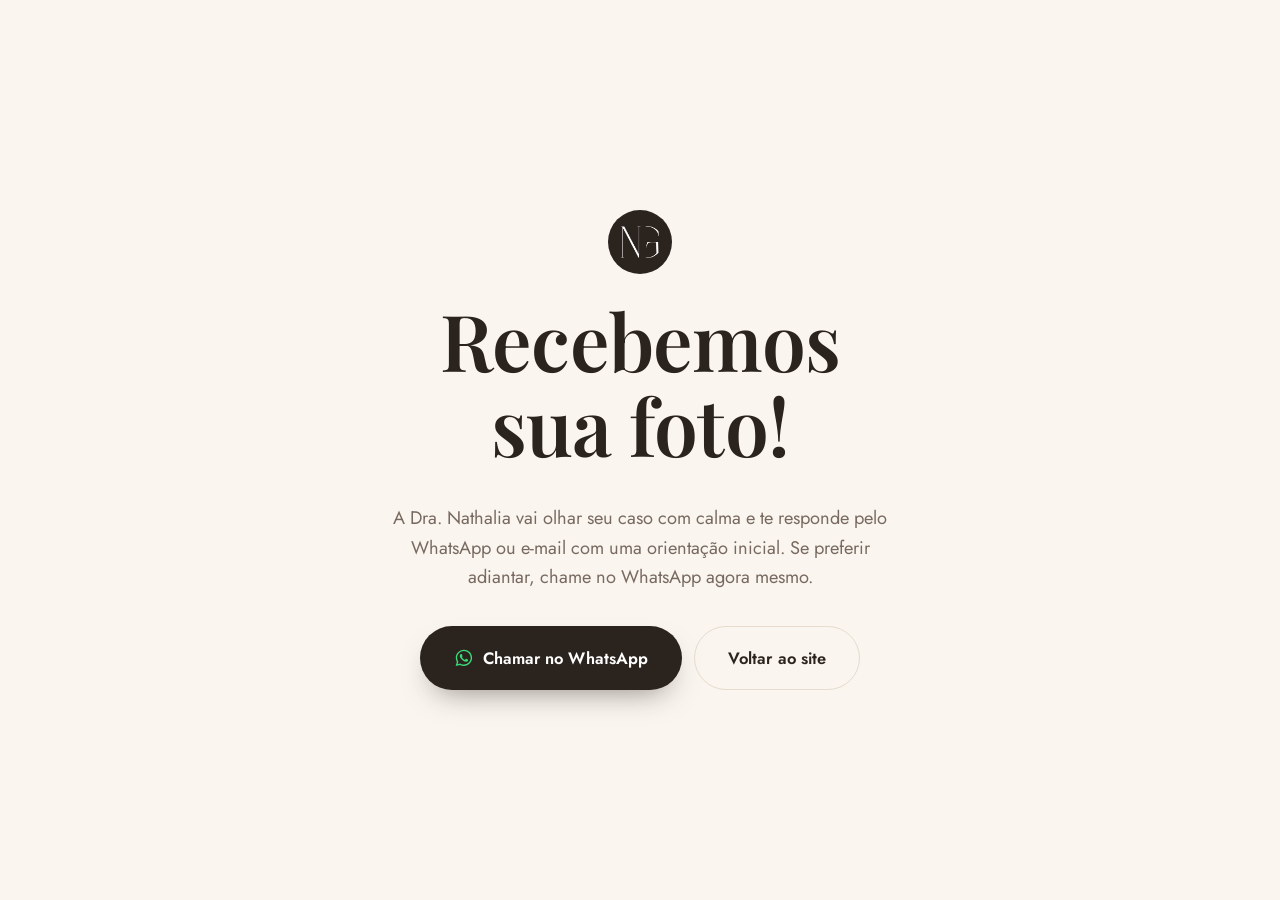
<file: harmonizacao-facial/obrigado.html>
<!DOCTYPE html>
<html lang="pt-BR">
<head>
<meta charset="UTF-8">
<meta name="viewport" content="width=device-width, initial-scale=1, viewport-fit=cover">
<title>Recebemos sua pré-avaliação — Dra. Nathalia Gomes</title>
<meta name="robots" content="noindex">
<link rel="icon" href="assets/img/logo/favicon-64.png" sizes="64x64" type="image/png">
<link rel="preconnect" href="https://fonts.googleapis.com">
<link rel="preconnect" href="https://fonts.gstatic.com" crossorigin>
<link href="https://fonts.googleapis.com/css2?family=Playfair+Display:ital,wght@0,600;0,700&family=Jost:wght@400;500;600&display=swap" rel="stylesheet">
<link rel="stylesheet" href="assets/css/styles.css">
<style>
  .obrigado{
    min-height:100svh;display:flex;align-items:center;justify-content:center;
    padding:40px 22px;background:var(--cream);text-align:center;
  }
  .obrigado__card{max-width:520px;}
  .obrigado__mark{
    width:64px;height:64px;margin:0 auto 24px;border-radius:50%;
    display:flex;align-items:center;justify-content:center;
    background:var(--ink);color:#f1e0c8;font-family:var(--display);font-size:1.5rem;font-weight:600;
  }
  .obrigado__mark img{width:60%;height:auto;display:block;}
  .obrigado p{color:var(--muted);}
  .obrigado .btn{margin-top:8px;}
  .obrigado__actions{display:flex;gap:12px;justify-content:center;flex-wrap:wrap;margin-top:26px;}
</style>
</head>
<body>
  <div class="obrigado">
    <div class="obrigado__card">
      <span class="obrigado__mark" aria-hidden="true"><img src="assets/img/logo/logo-ng-monogram.png" alt=""></span>
      <h1>Recebemos sua foto!</h1>
      <p class="lead">
        A Dra. Nathalia vai olhar seu caso com calma e te responde pelo WhatsApp ou e-mail
        com uma orientação inicial. Se preferir adiantar, chame no WhatsApp agora mesmo.
      </p>
      <div class="obrigado__actions">
        <a class="btn btn--wa btn--lg" href="https://wa.me/5521970873747?text=Ol%C3%A1%21%20Acabei%20de%20enviar%20minha%20pr%C3%A9-avalia%C3%A7%C3%A3o%20pelo%20site%20e%20gostaria%20de%20falar%20com%20a%20Dra.%20Nathalia." target="_blank" rel="noopener">
          <svg class="ico-wa" viewBox="0 0 24 24" aria-hidden="true"><path d="M12.04 2C6.58 2 2.13 6.45 2.13 11.91c0 1.75.46 3.45 1.32 4.95L2 22l5.25-1.38a9.9 9.9 0 0 0 4.79 1.22h.01c5.46 0 9.91-4.45 9.91-9.91 0-2.65-1.03-5.14-2.9-7.01A9.82 9.82 0 0 0 12.04 2Zm0 18.13h-.01a8.2 8.2 0 0 1-4.19-1.15l-.3-.18-3.12.82.83-3.04-.2-.31a8.19 8.19 0 0 1-1.26-4.36c0-4.54 3.7-8.24 8.25-8.24 2.2 0 4.27.86 5.83 2.42a8.19 8.19 0 0 1 2.41 5.83c0 4.54-3.7 8.21-8.24 8.21Zm4.52-6.16c-.25-.12-1.47-.72-1.69-.81-.23-.08-.39-.12-.56.13-.16.24-.64.8-.78.97-.15.16-.29.18-.53.06-.25-.12-1.05-.39-1.99-1.23-.74-.66-1.23-1.47-1.38-1.72-.14-.25-.01-.38.11-.5.11-.11.25-.29.37-.44.13-.15.17-.25.25-.41.08-.17.04-.31-.02-.43-.06-.12-.56-1.34-.76-1.84-.2-.48-.4-.42-.56-.43h-.47c-.17 0-.43.06-.66.31-.22.25-.86.85-.86 2.07 0 1.22.89 2.4 1.01 2.56.12.17 1.75 2.67 4.23 3.74.59.26 1.05.41 1.41.52.59.19 1.13.16 1.56.1.48-.07 1.47-.6 1.68-1.18.21-.58.21-1.08.14-1.18-.06-.11-.22-.17-.47-.29Z"/></svg>
          Chamar no WhatsApp
        </a>
        <a class="btn btn--outline btn--lg" href="/">Voltar ao site</a>
      </div>
    </div>
  </div>
</body>
</html>
</file>
<file: harmonizacao-facial/assets/css/styles.css>
/* ==========================================================================
   Dra. Nathalia Gomes — Harmonização Orofacial
   Paleta nude/clean: tons de areia, marfim e um dourado terracota como
   acento único — a mesma ideia de "poucas cores, bem usadas" do outro
   site, só que aqui a referência é pele e luz de estúdio, não tatame.
   ========================================================================== */

:root{
  /* cor */
  --cream:#faf5ef;
  --sand:#f1e6d9;
  --sand-deep:#e6d5c2;
  --ink:#2b241e;
  --ink-soft:#6e6058;
  --gold:#b6874f;
  --gold-deep:#8a6238;
  --blush:#c9a58d;
  --plum:#3f293b;
  --plum-deep:#2a1a27;
  --paper:#ffffff;
  --line:#e6dbcd;
  --muted:#786a60;
  --wa:#25d366;
  --wa-deep:#1da851;

  /* tipografia */
  --display:"Playfair Display","Iowan Old Style",Georgia,serif;
  --body:"Jost",-apple-system,BlinkMacSystemFont,"Segoe UI",Roboto,sans-serif;

  /* espaço e movimento */
  --nav-h:68px;
  --r-sm:10px;
  --r-md:18px;
  --r-lg:28px;
  --ease:cubic-bezier(.16,1,.3,1);
  --safe-top:env(safe-area-inset-top,0px);
  --safe-bottom:env(safe-area-inset-bottom,0px);
  --shadow-lift:0 30px 60px -28px rgba(43,36,30,.34);
}

/* ---------- base ---------- */
*,*::before,*::after{box-sizing:border-box;}

html{
  scroll-behavior:smooth;
  scroll-padding-top:calc(var(--nav-h) + 12px);
  -webkit-text-size-adjust:100%;
}

body{
  margin:0;
  background:var(--cream);
  color:var(--ink);
  font-family:var(--body);
  font-size:17px;
  line-height:1.64;
  -webkit-font-smoothing:antialiased;
  overflow-x:hidden;
  -webkit-overflow-scrolling:touch;
}

img,svg,video,iframe{display:block;max-width:100%;}
img{height:auto;}

h1,h2,h3{
  font-family:var(--display);
  font-weight:600;
  letter-spacing:-.01em;
  line-height:1.08;
  text-wrap:balance;
  margin:0 0 .45em;
  color:var(--ink);
}
h1{font-size:clamp(2.6rem,7.6vw,4.9rem);font-weight:600;}
h2{font-size:clamp(1.9rem,4.2vw,2.9rem);}
h3{font-size:1.28rem;letter-spacing:-.005em;font-weight:600;}
p{margin:0 0 1em;}
a{color:inherit;text-decoration:none;}

.sr-only{
  position:absolute;width:1px;height:1px;padding:0;margin:-1px;
  overflow:hidden;clip:rect(0 0 0 0);white-space:nowrap;border:0;
}

.skip-link{
  position:absolute;left:-9999px;top:0;z-index:2000;
  background:var(--gold-deep);color:#fff;padding:12px 20px;border-radius:0 0 var(--r-sm) 0;
}
.skip-link:focus{left:0;}

:focus-visible{outline:3px solid var(--gold);outline-offset:3px;border-radius:4px;}

@media (prefers-reduced-motion: reduce){
  html{scroll-behavior:auto;}
  *,*::before,*::after{
    animation-duration:.001ms !important;animation-iteration-count:1 !important;
    transition-duration:.001ms !important;scroll-behavior:auto !important;
  }
}

/* ---------- peças de texto ---------- */
.eyebrow{
  font-family:var(--body);
  font-size:.74rem;font-weight:600;
  letter-spacing:.18em;text-transform:uppercase;
  color:var(--gold-deep);
  margin:0 0 .9em;
}
.eyebrow--light{color:#e8c9a3;}

.lead{font-size:1.14rem;color:var(--muted);}
.lead--light{color:rgba(255,255,255,.78);}

/* ---------- botões ---------- */
.btn{
  display:inline-flex;align-items:center;justify-content:center;gap:.55em;
  font-family:var(--body);font-size:.98rem;font-weight:600;letter-spacing:.005em;
  padding:.95em 1.7em;border:1.5px solid transparent;border-radius:999px;
  cursor:pointer;text-align:center;
  -webkit-tap-highlight-color:transparent;touch-action:manipulation;
  transition:transform .3s var(--ease),background-color .25s,border-color .25s,color .25s,box-shadow .3s var(--ease);
}
.btn:active{transform:scale(.97);}
.btn--sm{font-size:.88rem;padding:.62em 1.15em;}
.btn--lg{font-size:1.03rem;padding:1.05em 2em;}
.btn--full{width:100%;}

.btn--wa{background:var(--ink);color:#fff;box-shadow:0 14px 30px -14px rgba(43,36,30,.55);}
.btn--wa:hover{background:var(--gold-deep);}
.btn--wa .ico-wa{color:#3adc7a;}
.btn--ghost{background:transparent;color:#fff;border-color:rgba(255,255,255,.42);}
.btn--ghost:hover{border-color:#fff;background:rgba(255,255,255,.1);}
.btn--outline{background:transparent;color:var(--ink);border-color:var(--line);}
.btn--outline:hover{border-color:var(--gold);color:var(--gold-deep);}
.btn--outline svg{width:1.15em;height:1.15em;fill:currentColor;flex:none;}

.ico-wa{width:1.2em;height:1.2em;fill:currentColor;flex:none;}

/* ---------- navegação ---------- */
.nav{
  position:fixed;inset:0 0 auto 0;z-index:1000;
  padding-top:var(--safe-top);
  transition:background-color .4s var(--ease),backdrop-filter .4s var(--ease),box-shadow .4s var(--ease);
}
.nav.is-solid{
  background:linear-gradient(180deg,rgba(63,41,59,.92),rgba(42,26,39,.92));
  -webkit-backdrop-filter:saturate(160%) blur(18px);
  backdrop-filter:saturate(160%) blur(18px);
  box-shadow:0 1px 0 rgba(255,255,255,.08);
}
.nav__inner{
  max-width:1220px;margin:0 auto;padding:0 22px;
  height:var(--nav-h);display:flex;align-items:center;gap:20px;
}
.nav__brand{display:flex;align-items:center;gap:11px;flex:none;}
.nav__mark{
  width:40px;height:40px;border-radius:50%;flex:none;
  display:flex;align-items:center;justify-content:center;
  background:var(--plum);color:#f1e0c8;
  font-family:var(--display);font-size:1.05rem;font-weight:600;
  box-shadow:0 0 0 1px rgba(255,255,255,.12) inset;
}
.nav__mark img{width:60%;height:auto;display:block;}
.nav__name{
  font-family:var(--display);font-weight:600;font-size:1.02rem;color:#fff;
  letter-spacing:-.01em;line-height:1.1;
}
.nav__name em{font-style:normal;font-weight:400;opacity:.72;display:block;font-size:.68rem;letter-spacing:.14em;text-transform:uppercase;font-family:var(--body);margin-top:2px;}
.nav__links{display:flex;gap:26px;margin-left:auto;}
.nav__links a{
  font-family:var(--body);font-size:.9rem;font-weight:500;
  color:rgba(255,255,255,.86);transition:color .2s;
}
.nav__links a:hover{color:var(--gold);}
.nav__cta{flex:none;}

.nav__toggle{
  display:none;flex-direction:column;justify-content:center;gap:5px;
  width:40px;height:40px;margin-left:auto;padding:0;
  background:none;border:0;cursor:pointer;
}
.nav__toggle span{
  display:block;height:2px;width:22px;margin:0 auto;border-radius:2px;background:#fff;
  transition:transform .3s var(--ease),opacity .2s;
}
.nav__toggle[aria-expanded="true"] span:nth-child(1){transform:translateY(7px) rotate(45deg);}
.nav__toggle[aria-expanded="true"] span:nth-child(2){opacity:0;}
.nav__toggle[aria-expanded="true"] span:nth-child(3){transform:translateY(-7px) rotate(-45deg);}

.nav__sheet{
  position:fixed;inset:calc(var(--nav-h) + var(--safe-top)) 0 0 0;
  display:flex;flex-direction:column;gap:2px;padding:18px 22px calc(28px + var(--safe-bottom));
  background:linear-gradient(180deg,rgba(63,41,59,.98),rgba(42,26,39,.98));
  -webkit-backdrop-filter:blur(20px);backdrop-filter:blur(20px);
  opacity:0;transform:translateY(-10px);transition:opacity .3s var(--ease),transform .3s var(--ease);
  overflow-y:auto;
}
.nav__sheet.is-open{opacity:1;transform:translateY(0);}
.nav__sheet a{
  font-family:var(--display);font-size:1.24rem;font-weight:600;color:#fff;
  padding:15px 0;border-bottom:1px solid rgba(255,255,255,.12);
}
.nav__sheet .btn{margin-top:22px;border-bottom:0;background:var(--gold);color:var(--ink);}
.nav__sheet .btn:hover{background:#c99a63;}
.nav__sheet .btn .ico-wa{color:#0d5c31;}

@media (max-width:1000px){
  .nav__links,.nav__cta{display:none;}
  .nav__toggle{display:flex;}
}

/* ---------- hero ---------- */
.hero{
  position:relative;min-height:100svh;
  display:flex;align-items:center;justify-content:center;
  padding:calc(var(--nav-h) + 34px) 22px 96px;
  background:var(--ink);overflow:hidden;
}
.hero__media{position:absolute;inset:0;}
.hero__media img{
  position:absolute;inset:0;width:100%;height:100%;
  object-fit:cover;object-position:60% 32%;
}
.hero__scrim{
  position:absolute;inset:0;
  background:
    linear-gradient(180deg,rgba(20,16,13,.82) 0%,rgba(20,16,13,.68) 28%,rgba(20,16,13,.8) 58%,rgba(14,11,9,.96) 100%),
    radial-gradient(62% 48% at 50% 40%,rgba(12,9,8,.58),transparent 78%);
}

.hero__content{
  position:relative;z-index:2;
  max-width:800px;text-align:center;color:#fff;
  will-change:transform,opacity;
}
.hero__kicker{
  display:inline-flex;align-items:center;gap:.6em;margin:0 0 1.3rem;
  font-family:var(--body);font-size:.76rem;font-weight:600;
  letter-spacing:.2em;text-transform:uppercase;color:#e8c9a3;
}
.hero__kicker::before,.hero__kicker::after{content:"";width:26px;height:1px;background:rgba(232,201,163,.6);}
.hero h1{margin-bottom:.32em;color:#fff;text-shadow:0 2px 10px rgba(0,0,0,.65),0 10px 34px rgba(0,0,0,.5);}
.hero h1 em{font-style:italic;color:#e8c9a3;}
.hero__sub{
  max-width:48ch;margin:0 auto 2rem;
  font-size:clamp(1.02rem,2.1vw,1.22rem);color:rgba(255,255,255,.84);
}
.hero__actions{display:flex;gap:12px;justify-content:center;flex-wrap:wrap;}

.hero__scroll{
  position:absolute;left:50%;bottom:calc(26px + var(--safe-bottom));z-index:2;
  width:25px;height:40px;margin-left:-12px;
  border:2px solid rgba(255,255,255,.45);border-radius:999px;
}
.hero__scroll span{
  position:absolute;left:50%;top:7px;margin-left:-2px;
  width:4px;height:8px;border-radius:2px;background:#fff;
  animation:dot 1.9s var(--ease) infinite;
}
@keyframes dot{0%{opacity:1;top:7px;}70%{opacity:0;top:21px;}100%{opacity:0;top:7px;}}

@media (max-width:620px){
  .hero__actions .btn{width:100%;}
}

/* ---------- utilitário de revelação ---------- */
.reveal{opacity:0;transform:translateY(26px);transition:opacity .85s var(--ease),transform .85s var(--ease);}
.reveal.is-visible{opacity:1;transform:none;}

/* ---------- estrutura de seções ---------- */
.section-head{max-width:660px;margin:0 auto 54px;text-align:center;}
.section-head .lead{margin-bottom:0;}

/* ---------- avaliação (2 passos) ---------- */
.trial{
  background:var(--ink);color:#fff;
  padding:clamp(74px,10vw,116px) 22px;
  border-bottom:6px solid var(--gold);
}
.trial__inner{max-width:1120px;margin:0 auto;}
.trial__head{max-width:680px;margin:0 auto 56px;text-align:center;}
.trial__head h2{color:#fff;}

.steps{
  list-style:none;margin:0 0 54px;padding:0;
  display:grid;grid-template-columns:repeat(auto-fit,minmax(270px,1fr));gap:22px;
  counter-reset:step;
}
.step{
  position:relative;padding:30px 26px 28px;
  background:rgba(255,255,255,.05);
  border:1px solid rgba(255,255,255,.13);
  border-radius:var(--r-md);
}
.step__n{
  display:flex;align-items:center;justify-content:center;
  width:38px;height:38px;margin-bottom:18px;border-radius:999px;
  background:var(--gold);color:var(--ink);
  font-family:var(--display);font-weight:700;font-size:1.05rem;
}
.step h3{color:#fff;}
.step p{margin:0;color:rgba(255,255,255,.7);font-size:.98rem;}

.trial__cta{text-align:center;}
.trial__note{margin:16px 0 0;font-size:.9rem;color:rgba(255,255,255,.55);}
.trial__alt{
  display:inline-block;margin-top:14px;font-size:.9rem;font-weight:600;
  color:#e8c9a3;border-bottom:1px solid rgba(232,201,163,.4);
}
.trial__alt:hover{border-bottom-color:#e8c9a3;}

@media (max-width:820px){
  .steps{grid-template-columns:1fr;gap:14px;}
  .step{
    display:grid;grid-template-columns:auto 1fr;column-gap:16px;
    align-items:start;padding:22px 20px;
  }
  .step__n{grid-row:1 / span 2;width:34px;height:34px;margin-bottom:0;}
  .step h3{margin-bottom:.3em;align-self:center;}
}

/* ---------- sobre ---------- */
.about{padding:clamp(78px,10vw,124px) 22px;background:var(--paper);}
.about__grid{
  max-width:1160px;margin:0 auto;
  display:grid;grid-template-columns:.86fr 1.14fr;gap:clamp(34px,5vw,72px);align-items:center;
}
.about__media{margin:0;border-radius:var(--r-lg);overflow:hidden;box-shadow:var(--shadow-lift);}
.about__media img{width:100%;aspect-ratio:4/5;object-fit:cover;object-position:50% 18%;}
.about__text h2{max-width:16ch;}
.about__text p{max-width:56ch;color:var(--muted);}
.about__text .lead{font-size:inherit;color:var(--muted);}

.facts{
  list-style:none;margin:34px 0 0;padding:26px 0 0;border-top:1px solid var(--line);
  display:flex;flex-wrap:wrap;gap:34px;
}
.facts li{display:flex;flex-direction:column;gap:3px;}
.facts strong{font-family:var(--display);font-size:1.5rem;font-weight:700;letter-spacing:-.01em;color:var(--ink);}
.facts span{font-size:.88rem;color:var(--muted);max-width:22ch;line-height:1.4;}

@media (max-width:860px){
  .about__grid{grid-template-columns:1fr;}
  .about__media img{aspect-ratio:1/1;object-position:50% 14%;}
}

/* ---------- protocolo (crossfade) ---------- */
.story{
  background:var(--ink);color:#fff;
  padding:clamp(78px,10vw,116px) 22px clamp(60px,8vw,90px);
}
.story__intro{max-width:680px;margin:0 auto 46px;text-align:center;}
.story__intro h2{color:#fff;}
.story__logo{display:block;margin:0 auto 26px;width:min(260px,68vw);height:auto;}

.story__inner{
  max-width:1160px;margin:0 auto;
  display:grid;grid-template-columns:1fr 1fr;gap:clamp(30px,5vw,64px);
}
.story__sticky{position:sticky;top:calc(var(--nav-h) + 26px);align-self:start;}
.story__media{
  position:relative;aspect-ratio:3/4;
  border-radius:var(--r-lg);overflow:hidden;background:#000;
  box-shadow:0 34px 70px -30px rgba(0,0,0,.85);
}
.story__frame{
  position:absolute;inset:0;margin:0;
  opacity:0;transform:scale(1.045);
  transition:opacity .8s var(--ease),transform 1.15s var(--ease);
}
.story__frame img{width:100%;height:100%;object-fit:contain;}
.story__frame.is-active{opacity:1;transform:scale(1);}

.story__steps{display:flex;flex-direction:column;padding:6vh 0;}
.story__step{
  padding:32px 0;border-top:1px solid rgba(255,255,255,.14);
  opacity:.34;transition:opacity .5s var(--ease);
}
.story__step:first-child{border-top:0;}
.story__step.is-active{opacity:1;}
.story__kicker{
  display:inline-block;margin-bottom:10px;
  font-family:var(--body);font-size:.72rem;font-weight:600;
  letter-spacing:.16em;text-transform:uppercase;color:#e8c9a3;
}
.story__step h3{color:#fff;font-size:clamp(1.24rem,2.5vw,1.7rem);}
.story__step p{margin:0;color:rgba(255,255,255,.7);}

@media (max-width:860px){
  .story__inner{grid-template-columns:1fr;gap:0;}
  .story__sticky{
    position:sticky;top:calc(var(--nav-h) + var(--safe-top));z-index:2;
    padding:12px 0 14px;background:var(--ink);
  }
  .story__media{aspect-ratio:4/5;max-height:56vh;}
  .story__steps{padding:6px 0 0;}
  .story__step{padding:26px 0;}
}

/* ---------- serviços ---------- */
.programs{padding:clamp(78px,10vw,124px) 22px;background:var(--sand);}
.programs__grid{
  max-width:1160px;margin:0 auto;
  display:grid;grid-template-columns:repeat(3,1fr);gap:24px;
}
.prog{
  background:var(--paper);border-radius:var(--r-md);overflow:hidden;
  box-shadow:0 1px 3px rgba(43,36,30,.08);
  transition:transform .45s var(--ease),box-shadow .45s var(--ease);
  padding:30px 26px 28px;
}
.prog:hover{transform:translateY(-6px);box-shadow:var(--shadow-lift);}
.prog__tag{
  display:inline-block;margin-bottom:14px;
  font-family:var(--body);font-size:.7rem;font-weight:600;
  letter-spacing:.14em;text-transform:uppercase;color:var(--gold-deep);
}
.prog h3{margin-bottom:.4em;}
.prog p{margin:0;font-size:.98rem;color:var(--muted);}

@media (max-width:920px){.programs__grid{grid-template-columns:repeat(2,1fr);}}
@media (max-width:600px){.programs__grid{grid-template-columns:1fr;}}

/* ---------- casos: falas da própria Dra. Nathalia sobre atendimentos ---------- */
.voices{padding:clamp(70px,9vw,110px) 22px;background:var(--paper);}
.voices__grid{
  max-width:980px;margin:0 auto;
  display:grid;grid-template-columns:repeat(2,1fr);gap:clamp(24px,3.5vw,40px);
  align-items:stretch;
}
.voice{
  margin:0;display:flex;flex-direction:column;gap:14px;
  padding:30px 28px;background:var(--sand);border-radius:var(--r-lg);
}
.voice__mark{font-family:var(--display);font-size:2.6rem;line-height:1;color:var(--blush);}
.voice blockquote{margin:0;}
.voice blockquote p{
  margin:0;font-size:1.08rem;line-height:1.5;color:var(--ink);
  font-family:var(--display);font-weight:500;letter-spacing:-.005em;
}
.voice figcaption{display:flex;flex-direction:column;gap:2px;margin-top:auto;padding-top:10px;}
.voice__who{
  margin:0;font-family:var(--body);font-weight:600;font-size:.92rem;
  letter-spacing:.01em;color:var(--ink);
}
.voice__role{
  margin:0;font-size:.83rem;color:var(--muted);
}

.voices__cta{margin-top:clamp(34px,4vw,48px);text-align:center;}

@media (max-width:760px){
  .voices__grid{grid-template-columns:1fr;gap:18px;}
}

/* ---------- vídeos ---------- */
.voice-vid{margin:0;display:flex;flex-direction:column;gap:14px;}
.voice-vid video{
  width:100%;aspect-ratio:9/16;object-fit:cover;
  border-radius:var(--r-lg);background:var(--ink);
  box-shadow:var(--shadow-lift);
}
.voice-vid__title{
  margin:0;font-family:var(--display);font-weight:600;font-size:1.06rem;
  letter-spacing:-.005em;color:var(--ink);text-align:center;
}

/* ---------- atendimento (dois cartões de endereço + mapa) ---------- */
.locais{
  max-width:1160px;margin:0 auto 40px;
  display:grid;grid-template-columns:1fr 1fr;gap:28px;
}
.local-card{
  background:var(--sand);border-radius:var(--r-lg);padding:30px 28px;
  display:flex;flex-direction:column;gap:16px;
}
.local-card h3{margin:0;}
.local-card p{margin:0;color:var(--muted);font-size:.98rem;line-height:1.55;}
.local-card p em{display:block;margin-top:6px;font-style:normal;font-size:.86rem;color:var(--muted);}
.local-card__map{
  height:200px;border-radius:var(--r-md);overflow:hidden;
  background:var(--paper);box-shadow:0 1px 3px rgba(43,36,30,.08);
}
.local-card__map iframe{width:100%;height:100%;border:0;}
.local-card .btn{align-self:flex-start;margin-top:auto;}

.info--footer{
  max-width:1160px;margin:0 auto;padding-top:28px;border-top:1px solid var(--line);
  flex-direction:row;flex-wrap:wrap;justify-content:center;gap:40px;
}
.info--footer li{border:0;padding:0;text-align:center;}

@media (max-width:860px){.locais{grid-template-columns:1fr;}}

/* ---------- valores ---------- */
.values{background:var(--ink);color:#fff;padding:clamp(60px,8vw,86px) 22px;}
.values__inner{
  max-width:1160px;margin:0 auto;
  display:grid;grid-template-columns:repeat(3,1fr);gap:36px;
}
.value h3{color:#fff;font-size:1.34rem;letter-spacing:-.01em;}
.value p{margin:0;color:rgba(255,255,255,.72);font-size:.99rem;max-width:34ch;}

@media (max-width:820px){.values__inner{grid-template-columns:1fr;gap:28px;}}

/* ---------- galeria de resultados ---------- */
.gallery{padding:clamp(78px,10vw,124px) 0;background:var(--sand);}
.gallery .section-head{padding:0 22px;}
.gallery__track{
  display:flex;gap:18px;
  padding:10px max(22px,calc(50vw - 580px)) 26px;
  overflow-x:auto;overscroll-behavior-x:contain;
  scroll-snap-type:x mandatory;
  -webkit-overflow-scrolling:touch;
  scrollbar-width:none;
}
.gallery__track::-webkit-scrollbar{display:none;}
.shot{
  flex:0 0 auto;height:clamp(300px,52vh,440px);margin:0;
  position:relative;border-radius:var(--r-md);overflow:hidden;
  scroll-snap-align:center;
  opacity:.5;transform:scale(.945);
  transition:opacity .55s var(--ease),transform .55s var(--ease);
  box-shadow:0 20px 40px -22px rgba(43,36,30,.45);
  background:var(--ink);
}
.shot.is-focused{opacity:1;transform:scale(1);}
.shot img{height:100%;width:auto;max-width:min(82vw,460px);object-fit:cover;}
.shot figcaption{
  position:absolute;inset:auto 0 0 0;padding:34px 18px 16px;
  font-family:var(--body);font-size:.9rem;font-weight:600;color:#fff;
  background:linear-gradient(0deg,rgba(20,16,13,.85),transparent);
}
.gallery__note{
  max-width:1040px;margin:6px auto 0;padding:0 22px;
  text-align:center;font-size:.85rem;line-height:1.55;color:var(--muted);
}

/* ---------- atendimento ---------- */
.schedule{padding:clamp(78px,10vw,124px) 22px;background:var(--paper);}
.info{list-style:none;margin:0 0 0;padding:0;display:flex;flex-direction:column;gap:16px;}
.info li{display:flex;flex-direction:column;gap:3px;padding-top:15px;border-top:1px solid var(--line);}
.info li:first-child{padding-top:0;border-top:0;}
.info strong{
  font-family:var(--body);font-size:.72rem;font-weight:700;
  letter-spacing:.13em;text-transform:uppercase;color:var(--muted);
}
.info span{font-size:1.02rem;line-height:1.55;}
.info a{color:var(--gold-deep);font-weight:600;border-bottom:1px solid rgba(182,135,79,.3);}
.info a:hover{border-bottom-color:var(--gold-deep);}
.info em{display:block;margin-top:4px;font-style:normal;font-size:.88rem;color:var(--muted);}

/* ---------- CTA grande ---------- */
.bigcta{
  position:relative;isolation:isolate;overflow:hidden;
  padding:clamp(74px,10vw,116px) 22px;text-align:center;color:#fff;
  background:var(--ink);
}
.bigcta__bg{
  position:absolute;inset:0;width:100%;height:100%;
  object-fit:cover;object-position:50% 20%;z-index:-2;opacity:.55;
}
.bigcta__scrim{
  position:absolute;inset:0;z-index:-1;
  background:linear-gradient(160deg,rgba(43,36,30,.85) 0%,rgba(30,24,19,.92) 60%,rgba(20,16,13,.97) 100%);
}
.bigcta__inner{max-width:660px;margin:0 auto;}
.bigcta h2{color:#fff;}
.bigcta p{color:rgba(255,255,255,.86);margin-bottom:2rem;}
.bigcta .btn--wa{background:var(--gold);color:var(--ink);box-shadow:0 14px 34px -14px rgba(0,0,0,.5);}
.bigcta .btn--wa:hover{background:#c99a63;}
.bigcta .btn--wa .ico-wa{color:#0d5c31;}


/* ---------- formulário ---------- */
.contact{padding:clamp(78px,10vw,124px) 22px calc(clamp(78px,10vw,124px) + 76px);background:var(--paper);}
.contact--alt{background:var(--sand);}
.contact__inner{max-width:640px;margin:0 auto;text-align:center;}
.form{margin-top:34px;text-align:left;display:flex;flex-direction:column;gap:16px;}
.form__row{display:grid;grid-template-columns:1fr 1fr;gap:16px;}
.form label{display:flex;flex-direction:column;gap:7px;font-size:.85rem;font-weight:600;color:var(--ink);}
.form label i{font-style:normal;font-weight:400;color:var(--muted);}
.form input,.form select,.form textarea{
  font:inherit;font-size:16px;
  width:100%;padding:14px 15px;
  color:var(--ink);background:var(--cream);
  border:1.5px solid var(--line);border-radius:var(--r-sm);
  -webkit-appearance:none;appearance:none;
  transition:border-color .2s,box-shadow .2s;
}
.form select{
  background-image:url("data:image/svg+xml,%3Csvg xmlns='http://www.w3.org/2000/svg' viewBox='0 0 12 8'%3E%3Cpath fill='%23786a60' d='M1 1.5 6 6.5l5-5'/%3E%3C/svg%3E");
  background-repeat:no-repeat;background-position:right 15px center;background-size:12px;
  padding-right:40px;
}
.form textarea{resize:vertical;min-height:90px;}
.form input:focus,.form select:focus,.form textarea:focus{
  outline:none;border-color:var(--gold);box-shadow:0 0 0 3px rgba(182,135,79,.16);
}
.form input[aria-invalid="true"]{border-color:#b3453a;}
.form input[type="file"]{
  padding:11px 12px;cursor:pointer;font-size:.9rem;color:var(--muted);
}
.form input[type="file"]::file-selector-button{
  margin-right:12px;padding:.55em 1.1em;border:0;border-radius:999px;
  background:var(--ink);color:#fff;font-family:var(--body);font-weight:600;font-size:.84rem;
  cursor:pointer;transition:background-color .2s;
}
.form input[type="file"]::file-selector-button:hover{background:var(--gold-deep);}
.form .btn{margin-top:6px;}
.form__note{min-height:1.3em;margin:2px 0 0;text-align:center;font-size:.92rem;color:var(--gold-deep);}
.form__hint{margin:-8px 0 0;font-size:.84rem;color:var(--muted);}
.form__hint--center{margin-top:4px;text-align:center;}

@media (max-width:600px){.form__row{grid-template-columns:1fr;}}

/* ---------- rodapé ---------- */
.footer{
  background:var(--ink);color:rgba(255,255,255,.62);
  padding:56px 22px calc(38px + var(--safe-bottom) + 68px);
  text-align:center;
}
.footer__inner{max-width:900px;margin:0 auto;display:flex;flex-direction:column;align-items:center;gap:10px;}
.footer__mark{
  width:56px;height:56px;border-radius:50%;
  display:flex;align-items:center;justify-content:center;
  background:var(--plum);color:#f1e0c8;
  font-family:var(--display);font-size:1.3rem;font-weight:600;
  box-shadow:0 0 0 1px rgba(255,255,255,.12) inset;
}
.footer__mark img{width:60%;height:auto;display:block;}
.footer__tag{
  margin:8px 0 0;font-family:var(--display);font-weight:600;font-size:1rem;color:#fff;
  letter-spacing:-.005em;
}
.footer__addr{
  margin:2px 0 6px;font-style:normal;font-size:.9rem;line-height:1.6;
  color:rgba(255,255,255,.6);
}
.footer__addr a{color:rgba(255,255,255,.84);border-bottom:1px solid rgba(255,255,255,.3);}
.footer__addr a:hover{color:#fff;border-bottom-color:rgba(255,255,255,.7);}
.footer__links{display:flex;gap:22px;flex-wrap:wrap;justify-content:center;margin-top:4px;}
.footer__links a{font-size:.94rem;color:rgba(255,255,255,.74);border-bottom:1px solid transparent;}
.footer__links a:hover{color:#fff;border-bottom-color:rgba(255,255,255,.5);}
.footer__legal{margin:14px 0 0;font-size:.78rem;color:rgba(255,255,255,.36);max-width:56ch;}

/* ---------- barra fixa de conversão ---------- */
.wabar{
  position:fixed;left:12px;right:12px;bottom:calc(12px + var(--safe-bottom));z-index:900;
  display:flex;align-items:center;gap:12px;
  padding:12px 18px;border-radius:999px;
  background:var(--ink);color:#fff;
  box-shadow:0 16px 34px -14px rgba(20,16,13,.65);
  transform:translateY(140%);opacity:0;pointer-events:none;
  transition:transform .45s var(--ease),opacity .35s var(--ease);
}
.wabar.is-visible{transform:none;opacity:1;pointer-events:auto;}
.wabar .ico-wa{width:26px;height:26px;color:#3adc7a;}
.wabar span{display:flex;flex-direction:column;line-height:1.25;font-size:.82rem;}
.wabar strong{font-family:var(--display);font-size:.98rem;font-weight:700;letter-spacing:-.005em;}

@media (min-width:1001px){
  .wabar{display:none;}
  .contact{padding-bottom:clamp(78px,10vw,124px);}
  .footer{padding-bottom:calc(38px + var(--safe-bottom));}
}
</file>
<file: lentes-resina/assets/css/styles.css>
/* ==========================================================================
   Art Barra Odontologia & Face — Lentes em Resina Estratificada
   Identidade própria desta página (paciente), separada da Smile Makers:
   serifado editorial (ecoa o logotipo fino da Art Barra) + tons de
   marfim/carvão + um vinho suave como acento — sóbrio, clínico, sem
   apelo de "produto".
   ========================================================================== */

:root{
  --ink:#241f1c;
  --muted:#6c625b;
  --paper:#faf8f5;
  --paper-2:#f1eae3;
  --line:#e4dbd1;
  --wine:#7d2f35;
  --wine-deep:#5c2226;
  --blush:#efdcd8;
  --wa:#25d366;
  --wa-deep:#1da851;

  --display:"Fraunces","Iowan Old Style","Palatino Linotype",serif;
  --body:"Inter",-apple-system,BlinkMacSystemFont,"Segoe UI",Roboto,sans-serif;

  --nav-h:66px;
  --r-sm:10px;
  --r-md:16px;
  --r-lg:22px;
  --ease:cubic-bezier(.16,1,.3,1);
  --safe-top:env(safe-area-inset-top,0px);
  --safe-bottom:env(safe-area-inset-bottom,0px);
  --shadow-lift:0 30px 60px -30px rgba(36,31,28,.28);
}

*,*::before,*::after{box-sizing:border-box;}
html{scroll-behavior:smooth;scroll-padding-top:calc(var(--nav-h) + 12px);-webkit-text-size-adjust:100%;}
body{
  margin:0;background:var(--paper);color:var(--ink);
  font-family:var(--body);font-size:17px;line-height:1.65;
  -webkit-font-smoothing:antialiased;overflow-x:hidden;
}
img,svg,video,iframe{display:block;max-width:100%;}
img{height:auto;}

h1,h2,h3{
  font-family:var(--display);font-weight:500;letter-spacing:-.01em;
  line-height:1.08;text-wrap:balance;margin:0 0 .4em;color:var(--ink);
}
h1{font-size:clamp(2.6rem,7vw,4.6rem);font-weight:500;}
h2{font-size:clamp(1.9rem,4.2vw,3rem);}
h3{font-size:1.34rem;font-weight:600;}
p{margin:0 0 1em;}
a{color:inherit;text-decoration:none;}

.sr-only{position:absolute;width:1px;height:1px;padding:0;margin:-1px;overflow:hidden;clip:rect(0 0 0 0);white-space:nowrap;border:0;}
.skip-link{position:absolute;left:-9999px;top:0;z-index:2000;background:var(--ink);color:var(--paper);padding:12px 20px;border-radius:0 0 var(--r-sm) 0;}
.skip-link:focus{left:0;}
:focus-visible{outline:3px solid var(--wine);outline-offset:3px;border-radius:4px;}

@media (prefers-reduced-motion: reduce){
  html{scroll-behavior:auto;}
  *,*::before,*::after{animation-duration:.001ms !important;animation-iteration-count:1 !important;transition-duration:.001ms !important;scroll-behavior:auto !important;}
}

.eyebrow{
  font-family:var(--body);font-size:.72rem;font-weight:700;
  letter-spacing:.16em;text-transform:uppercase;color:var(--wine);margin:0 0 .9em;
}
.eyebrow--light{color:var(--blush);}
.lead{font-size:1.14rem;color:var(--muted);}
.lead--light{color:rgba(250,248,245,.78);}

.btn{
  display:inline-flex;align-items:center;justify-content:center;gap:.55em;
  font-family:var(--body);font-size:.98rem;font-weight:600;letter-spacing:-.005em;
  padding:.9em 1.7em;border:1.5px solid transparent;border-radius:999px;
  cursor:pointer;text-align:center;-webkit-tap-highlight-color:transparent;touch-action:manipulation;
  transition:transform .3s var(--ease),background-color .25s,border-color .25s,color .25s,box-shadow .3s var(--ease);
}
.btn:active{transform:scale(.97);}
.btn--lg{font-size:1.04rem;padding:1.02em 2em;}
.btn--full{width:100%;}
.btn--wa{background:var(--wa);color:#05331a;box-shadow:0 10px 26px -12px rgba(37,211,102,.85);}
.btn--wa:hover{background:var(--wa-deep);color:#fff;}
.btn--ghost{background:transparent;color:#fff;border-color:rgba(255,255,255,.42);}
.btn--ghost:hover{border-color:#fff;background:rgba(255,255,255,.1);}
.btn--dark{background:var(--ink);color:var(--paper);}
.btn--dark:hover{background:var(--wine-deep);}
.ico-wa{width:1.2em;height:1.2em;fill:currentColor;flex:none;}

/* ---------- navegação ---------- */
.nav{
  position:fixed;inset:0 0 auto 0;z-index:1000;padding-top:var(--safe-top);
  background:rgba(250,248,245,.7);-webkit-backdrop-filter:blur(14px);backdrop-filter:blur(14px);
  border-bottom:1px solid rgba(36,31,28,.06);
  transition:background-color .4s var(--ease),box-shadow .4s var(--ease);
}
.nav.is-solid{background:rgba(250,248,245,.94);box-shadow:0 1px 0 rgba(36,31,28,.08);}
.nav__inner{max-width:1220px;margin:0 auto;padding:0 22px;height:var(--nav-h);display:flex;align-items:center;gap:18px;}
.nav__brand{display:flex;align-items:center;gap:11px;flex:none;}
.nav__logo{width:40px;height:40px;border-radius:50%;}
.nav__name{font-family:var(--display);font-weight:600;font-size:1.05rem;color:var(--ink);line-height:1.1;}
.nav__name em{font-style:normal;font-weight:400;font-size:.72rem;letter-spacing:.1em;text-transform:uppercase;color:var(--muted);display:block;}
.nav__links{display:flex;gap:24px;margin-left:auto;}
.nav__links a{font-size:.92rem;font-weight:500;color:var(--ink);opacity:.75;transition:opacity .2s;}
.nav__links a:hover{opacity:1;}
.nav__cta{flex:none;}
.nav__toggle{display:none;flex-direction:column;justify-content:center;gap:5px;width:40px;height:40px;margin-left:auto;padding:0;background:none;border:0;cursor:pointer;}
.nav__toggle span{display:block;height:2px;width:22px;margin:0 auto;border-radius:2px;background:var(--ink);transition:transform .3s var(--ease),opacity .2s;}
.nav__toggle[aria-expanded="true"] span:nth-child(1){transform:translateY(7px) rotate(45deg);}
.nav__toggle[aria-expanded="true"] span:nth-child(2){opacity:0;}
.nav__toggle[aria-expanded="true"] span:nth-child(3){transform:translateY(-7px) rotate(-45deg);}
.nav__sheet{
  position:fixed;inset:calc(var(--nav-h) + var(--safe-top)) 0 0 0;display:flex;flex-direction:column;gap:2px;
  padding:18px 22px calc(28px + var(--safe-bottom));background:rgba(250,248,245,.98);
  -webkit-backdrop-filter:blur(20px);backdrop-filter:blur(20px);
  opacity:0;transform:translateY(-10px);transition:opacity .3s var(--ease),transform .3s var(--ease);overflow-y:auto;
}
.nav__sheet.is-open{opacity:1;transform:translateY(0);}
.nav__sheet a{font-family:var(--display);font-size:1.3rem;font-weight:500;color:var(--ink);padding:15px 0;border-bottom:1px solid var(--line);}
.nav__sheet .btn{margin-top:22px;border-bottom:0;}
@media (max-width:980px){.nav__links,.nav__cta{display:none;}.nav__toggle{display:flex;}}

/* ---------- hero ---------- */
.hero{position:relative;min-height:92svh;display:flex;align-items:flex-end;padding:calc(var(--nav-h) + 34px) 22px 76px;background:var(--ink);overflow:hidden;}
.hero__media{position:absolute;inset:0;}
.hero__media img{width:100%;height:100%;object-fit:cover;object-position:50% 62%;}
.hero__scrim{
  position:absolute;inset:0;
  background:linear-gradient(0deg,rgba(20,16,14,.92) 0%,rgba(20,16,14,.5) 46%,rgba(20,16,14,.28) 100%);
}
.hero__content{position:relative;z-index:2;max-width:900px;color:#fff;}
.hero h1{color:#fff;text-shadow:0 4px 30px rgba(0,0,0,.35);}
.hero__sub{max-width:52ch;margin:0 0 1.8rem;font-size:clamp(1.02rem,2vw,1.22rem);color:rgba(255,255,255,.84);}
.hero__actions{display:flex;gap:12px;flex-wrap:wrap;}
@media (max-width:620px){.hero__actions .btn{width:100%;}}

/* ---------- revelação ---------- */
.reveal{opacity:0;transform:translateY(30px) scale(.98);filter:blur(6px);transition:opacity .9s var(--ease),transform .9s var(--ease),filter .9s var(--ease);}
.reveal.is-visible{opacity:1;transform:none;filter:blur(0);}
.cards .card:nth-child(2){transition-delay:.08s;}
.cards .card:nth-child(3){transition-delay:.16s;}
@media (prefers-reduced-motion: reduce){.reveal{filter:none;}}

.section-head{max-width:660px;margin:0 auto 50px;text-align:center;}
.section-head .lead{margin-bottom:0;}

/* ---------- a técnica ---------- */
.tecnica{padding:clamp(78px,10vw,120px) 22px;background:var(--paper);}
.tecnica__grid{max-width:1120px;margin:0 auto;display:grid;grid-template-columns:.95fr 1.05fr;gap:clamp(36px,5vw,72px);align-items:center;}
.tecnica__media{margin:0;border-radius:var(--r-lg);overflow:hidden;box-shadow:var(--shadow-lift);}
.tecnica__media img{width:100%;aspect-ratio:4/5;object-fit:cover;}
.tecnica__text p{max-width:56ch;color:var(--muted);}
.beneficios{list-style:none;margin:26px 0 0;padding:0;display:flex;flex-direction:column;gap:14px;}
.beneficios li{display:flex;align-items:baseline;gap:12px;font-size:1rem;color:var(--ink);}
.beneficios li::before{content:"";flex:none;width:6px;height:6px;margin-top:.55em;border-radius:50%;background:var(--wine);}
@media (max-width:880px){.tecnica__grid{grid-template-columns:1fr;}.tecnica__media img{aspect-ratio:1/1;}}

/* ---------- antes e depois ---------- */
.resultados{padding:clamp(78px,10vw,120px) 0;background:var(--paper-2);}
.resultados .section-head{padding:0 22px;}
.resultados__track{
  display:flex;gap:20px;padding:8px max(22px,calc(50vw - 580px)) 10px;
  overflow-x:auto;overscroll-behavior-x:contain;scroll-snap-type:x mandatory;
  -webkit-overflow-scrolling:touch;scrollbar-width:none;
}
.resultados__track::-webkit-scrollbar{display:none;}
.compare{
  flex:0 0 auto;width:min(84vw,360px);scroll-snap-align:center;
  border-radius:var(--r-md);overflow:hidden;background:#fff;box-shadow:0 20px 40px -22px rgba(36,31,28,.28);
}
.compare img{width:100%;aspect-ratio:1/1;object-fit:cover;}
.compare figcaption{padding:14px 18px 18px;font-size:.86rem;color:var(--muted);}
.resultados__nota{max-width:640px;margin:28px auto 0;padding:0 22px;text-align:center;font-size:.86rem;color:var(--muted);}

/* ---------- vídeo resultado ---------- */
.video-resultado{padding:clamp(78px,10vw,120px) 22px;background:var(--paper);text-align:center;}
.video-resultado__grid{display:flex;gap:24px;justify-content:center;flex-wrap:wrap;}
.video-resultado__frame{
  width:min(90vw,280px);border-radius:var(--r-lg);overflow:hidden;
  box-shadow:var(--shadow-lift);background:#000;
}
.video-resultado__frame video{width:100%;aspect-ratio:9/16;object-fit:cover;background:#000;}
.video-resultado__nota{max-width:520px;margin:22px auto 0;font-size:.88rem;color:var(--muted);}

/* ---------- quem cuida ---------- */
.mentor{padding:clamp(78px,10vw,120px) 22px;background:var(--paper-2);}
.mentor__grid{max-width:1080px;margin:0 auto;display:grid;grid-template-columns:.85fr 1.15fr;gap:clamp(34px,5vw,68px);align-items:center;}
.mentor__media{margin:0;border-radius:var(--r-lg);overflow:hidden;box-shadow:var(--shadow-lift);}
.mentor__media img{width:100%;aspect-ratio:4/5;object-fit:cover;object-position:50% 20%;}
.mentor__text p{max-width:56ch;color:var(--muted);}
.facts{list-style:none;margin:28px 0 0;padding:22px 0 0;border-top:1px solid var(--line);display:flex;flex-wrap:wrap;gap:30px;}
.facts li{display:flex;flex-direction:column;gap:2px;}
.facts strong{font-family:var(--display);font-size:1.3rem;font-weight:600;color:var(--ink);}
.facts span{font-size:.85rem;color:var(--muted);max-width:22ch;}
@media (max-width:880px){.mentor__grid{grid-template-columns:1fr;}.mentor__media img{aspect-ratio:1/1;object-position:50% 15%;}}

/* ---------- ambiente ---------- */
.ambiente{padding:clamp(60px,8vw,90px) 0;background:var(--paper);}
.ambiente .section-head{padding:0 22px;}
.ambiente__track{
  display:flex;gap:18px;padding:8px max(22px,calc(50vw - 580px)) 10px;
  overflow-x:auto;overscroll-behavior-x:contain;scroll-snap-type:x mandatory;
  -webkit-overflow-scrolling:touch;scrollbar-width:none;
}
.ambiente__track::-webkit-scrollbar{display:none;}
.ambiente__track figure{
  flex:0 0 auto;width:min(70vw,260px);margin:0;scroll-snap-align:center;
  border-radius:var(--r-lg);overflow:hidden;box-shadow:var(--shadow-lift);background:#000;
}
.ambiente__track img,.ambiente__track video{width:100%;aspect-ratio:4/5;object-fit:cover;}

/* ---------- por que resina estratificada ---------- */
.porque{padding:clamp(78px,10vw,120px) 22px;background:var(--ink);color:#fff;}
.porque .section-head h2,.porque .section-head .lead{color:#fff;}
.porque .section-head .lead{color:rgba(255,255,255,.72);}
.cards{max-width:1080px;margin:0 auto;display:grid;grid-template-columns:repeat(3,1fr);gap:24px;}
.card{padding:30px 26px;background:rgba(255,255,255,.055);border:1px solid rgba(255,255,255,.11);border-radius:var(--r-md);}
.card h3{color:#fff;}
.card p{margin:0;color:rgba(255,255,255,.7);font-size:.97rem;}
@media (max-width:820px){.cards{grid-template-columns:1fr;}}

/* ---------- unidades ---------- */
.unidades{padding:clamp(78px,10vw,120px) 22px;background:var(--paper);}
.unidades__grid{max-width:900px;margin:0 auto;display:grid;grid-template-columns:1fr 1fr;gap:24px;}
.unidade{padding:32px 28px;background:var(--paper-2);border-radius:var(--r-lg);text-align:center;}
.unidade h3{margin-bottom:.3em;}
.unidade p{color:var(--muted);font-size:.94rem;}
.unidade .btn{margin-top:14px;width:100%;}
@media (max-width:700px){.unidades__grid{grid-template-columns:1fr;}}

/* ---------- CTA grande ---------- */
.bigcta{position:relative;isolation:isolate;overflow:hidden;padding:clamp(74px,10vw,112px) 22px;text-align:center;color:#fff;background:var(--wine-deep);}
.bigcta__bg{position:absolute;inset:0;width:100%;height:100%;object-fit:cover;object-position:50% 25%;z-index:-2;}
.bigcta__scrim{position:absolute;inset:0;z-index:-1;background:linear-gradient(152deg,rgba(92,34,38,.82) 0%,rgba(60,20,23,.88) 60%,rgba(36,12,14,.94) 100%);}
.bigcta__inner{max-width:640px;margin:0 auto;}
.bigcta h2{color:#fff;text-shadow:0 4px 22px rgba(0,0,0,.4);}
.bigcta p{color:rgba(255,255,255,.86);margin-bottom:1.8rem;}
.bigcta__actions{display:flex;gap:12px;justify-content:center;flex-wrap:wrap;}

/* ---------- formulário ---------- */
.contact{padding:clamp(78px,10vw,120px) 22px calc(clamp(78px,10vw,120px) + 76px);background:var(--paper-2);}
.contact__inner{max-width:620px;margin:0 auto;text-align:center;}
.form{margin-top:32px;text-align:left;display:flex;flex-direction:column;gap:16px;}
.form__row{display:grid;grid-template-columns:1fr 1fr;gap:16px;}
.form label{display:flex;flex-direction:column;gap:7px;font-size:.85rem;font-weight:600;color:var(--ink);}
.form label i{font-style:normal;font-weight:400;color:var(--muted);}
.form input,.form select,.form textarea{
  font:inherit;font-size:16px;width:100%;padding:14px 15px;color:var(--ink);background:#fff;
  border:1.5px solid var(--line);border-radius:var(--r-sm);-webkit-appearance:none;appearance:none;
  transition:border-color .2s,box-shadow .2s;
}
.form select{
  background-image:url("data:image/svg+xml,%3Csvg xmlns='http://www.w3.org/2000/svg' viewBox='0 0 12 8'%3E%3Cpath fill='%236c625b' d='M1 1.5 6 6.5l5-5'/%3E%3C/svg%3E");
  background-repeat:no-repeat;background-position:right 15px center;background-size:12px;padding-right:40px;
}
.form textarea{resize:vertical;min-height:90px;}
.form input:focus,.form select:focus,.form textarea:focus{outline:none;border-color:var(--wine);box-shadow:0 0 0 3px rgba(125,47,53,.14);}
.form input[aria-invalid="true"]{border-color:#b3261e;}
.form .btn{margin-top:6px;}
.form__note{min-height:1.3em;margin:2px 0 0;text-align:center;font-size:.92rem;color:#b3261e;}
@media (max-width:600px){.form__row{grid-template-columns:1fr;}}

/* ---------- cursos e mentorias (para dentistas) ---------- */
.cursos{padding:clamp(56px,7vw,80px) 22px;background:var(--wine-deep);color:#fff;text-align:center;}
.cursos__inner{max-width:560px;margin:0 auto;}
.cursos h2{color:#fff;margin-bottom:.35em;}
.cursos .lead{margin-bottom:1.6rem;}

/* ---------- rodapé ---------- */
.footer{background:var(--ink);color:rgba(250,248,245,.62);padding:56px 22px calc(38px + var(--safe-bottom) + 68px);text-align:center;}
.footer__inner{max-width:900px;margin:0 auto;display:flex;flex-direction:column;align-items:center;gap:10px;}
.footer__logo{width:68px;height:68px;border-radius:50%;}
.footer__tag{margin:0;font-family:var(--display);font-weight:500;font-size:1.05rem;color:#fff;}
.footer__addr{margin:2px 0 6px;font-style:normal;font-size:.9rem;line-height:1.7;color:rgba(250,248,245,.6);}
.footer__addr a{color:rgba(250,248,245,.85);border-bottom:1px solid rgba(250,248,245,.3);}
.footer__addr a:hover{color:#fff;border-bottom-color:rgba(250,248,245,.7);}
.footer__links{display:flex;gap:22px;flex-wrap:wrap;justify-content:center;margin-top:4px;}
.footer__links a{font-size:.94rem;color:rgba(250,248,245,.72);border-bottom:1px solid transparent;}
.footer__links a:hover{color:#fff;border-bottom-color:rgba(250,248,245,.5);}
.footer__legal{margin:14px 0 0;font-size:.78rem;color:rgba(250,248,245,.36);max-width:60ch;}

/* ---------- barra fixa ---------- */
.wabar{
  position:fixed;left:12px;right:12px;bottom:calc(12px + var(--safe-bottom));z-index:900;
  display:flex;align-items:center;gap:12px;padding:12px 18px;border-radius:999px;
  background:var(--ink);color:#fff;box-shadow:0 16px 34px -14px rgba(36,31,28,.55);
  transform:translateY(140%);opacity:0;pointer-events:none;
  transition:transform .45s var(--ease),opacity .35s var(--ease);
}
.wabar.is-visible{transform:none;opacity:1;pointer-events:auto;}
.wabar span{display:flex;flex-direction:column;line-height:1.25;font-size:.82rem;}
.wabar strong{font-family:var(--display);font-size:1rem;font-weight:600;}
.wabar svg{width:24px;height:24px;fill:currentColor;flex:none;}

@media (min-width:1001px){
  .wabar{display:none;}
  .contact{padding-bottom:clamp(78px,10vw,120px);}
  .footer{padding-bottom:calc(38px + var(--safe-bottom));}
}
</file>
<file: assets/css/fonts.css>
/* Fontes auto-hospedadas (Archivo + Source Sans 3, subsets latin e latin-ext) */
@font-face{
  font-family:'Archivo';
  font-style:normal;
  font-weight:500;
  font-display:swap;
  src:url('../fonts/archivo-500-latin-ext.woff2') format('woff2');
  unicode-range:U+0100-02BA, U+02BD-02C5, U+02C7-02CC, U+02CE-02D7, U+02DD-02FF, U+0304, U+0308, U+0329, U+1D00-1DBF, U+1E00-1E9F, U+1EF2-1EFF, U+2020, U+20A0-20AB, U+20AD-20C0, U+2113, U+2C60-2C7F, U+A720-A7FF;
}
@font-face{
  font-family:'Archivo';
  font-style:normal;
  font-weight:500;
  font-display:swap;
  src:url('../fonts/archivo-500-latin.woff2') format('woff2');
  unicode-range:U+0000-00FF, U+0131, U+0152-0153, U+02BB-02BC, U+02C6, U+02DA, U+02DC, U+0304, U+0308, U+0329, U+2000-206F, U+20AC, U+2122, U+2191, U+2193, U+2212, U+2215, U+FEFF, U+FFFD;
}
@font-face{
  font-family:'Archivo';
  font-style:normal;
  font-weight:600;
  font-display:swap;
  src:url('../fonts/archivo-600-latin-ext.woff2') format('woff2');
  unicode-range:U+0100-02BA, U+02BD-02C5, U+02C7-02CC, U+02CE-02D7, U+02DD-02FF, U+0304, U+0308, U+0329, U+1D00-1DBF, U+1E00-1E9F, U+1EF2-1EFF, U+2020, U+20A0-20AB, U+20AD-20C0, U+2113, U+2C60-2C7F, U+A720-A7FF;
}
@font-face{
  font-family:'Archivo';
  font-style:normal;
  font-weight:600;
  font-display:swap;
  src:url('../fonts/archivo-600-latin.woff2') format('woff2');
  unicode-range:U+0000-00FF, U+0131, U+0152-0153, U+02BB-02BC, U+02C6, U+02DA, U+02DC, U+0304, U+0308, U+0329, U+2000-206F, U+20AC, U+2122, U+2191, U+2193, U+2212, U+2215, U+FEFF, U+FFFD;
}
@font-face{
  font-family:'Archivo';
  font-style:normal;
  font-weight:700;
  font-display:swap;
  src:url('../fonts/archivo-700-latin-ext.woff2') format('woff2');
  unicode-range:U+0100-02BA, U+02BD-02C5, U+02C7-02CC, U+02CE-02D7, U+02DD-02FF, U+0304, U+0308, U+0329, U+1D00-1DBF, U+1E00-1E9F, U+1EF2-1EFF, U+2020, U+20A0-20AB, U+20AD-20C0, U+2113, U+2C60-2C7F, U+A720-A7FF;
}
@font-face{
  font-family:'Archivo';
  font-style:normal;
  font-weight:700;
  font-display:swap;
  src:url('../fonts/archivo-700-latin.woff2') format('woff2');
  unicode-range:U+0000-00FF, U+0131, U+0152-0153, U+02BB-02BC, U+02C6, U+02DA, U+02DC, U+0304, U+0308, U+0329, U+2000-206F, U+20AC, U+2122, U+2191, U+2193, U+2212, U+2215, U+FEFF, U+FFFD;
}
@font-face{
  font-family:'Archivo';
  font-style:normal;
  font-weight:800;
  font-display:swap;
  src:url('../fonts/archivo-800-latin-ext.woff2') format('woff2');
  unicode-range:U+0100-02BA, U+02BD-02C5, U+02C7-02CC, U+02CE-02D7, U+02DD-02FF, U+0304, U+0308, U+0329, U+1D00-1DBF, U+1E00-1E9F, U+1EF2-1EFF, U+2020, U+20A0-20AB, U+20AD-20C0, U+2113, U+2C60-2C7F, U+A720-A7FF;
}
@font-face{
  font-family:'Archivo';
  font-style:normal;
  font-weight:800;
  font-display:swap;
  src:url('../fonts/archivo-800-latin.woff2') format('woff2');
  unicode-range:U+0000-00FF, U+0131, U+0152-0153, U+02BB-02BC, U+02C6, U+02DA, U+02DC, U+0304, U+0308, U+0329, U+2000-206F, U+20AC, U+2122, U+2191, U+2193, U+2212, U+2215, U+FEFF, U+FFFD;
}
@font-face{
  font-family:'Source Sans 3';
  font-style:normal;
  font-weight:400;
  font-display:swap;
  src:url('../fonts/source-sans-3-400-latin-ext.woff2') format('woff2');
  unicode-range:U+0100-02BA, U+02BD-02C5, U+02C7-02CC, U+02CE-02D7, U+02DD-02FF, U+0304, U+0308, U+0329, U+1D00-1DBF, U+1E00-1E9F, U+1EF2-1EFF, U+2020, U+20A0-20AB, U+20AD-20C0, U+2113, U+2C60-2C7F, U+A720-A7FF;
}
@font-face{
  font-family:'Source Sans 3';
  font-style:normal;
  font-weight:400;
  font-display:swap;
  src:url('../fonts/source-sans-3-400-latin.woff2') format('woff2');
  unicode-range:U+0000-00FF, U+0131, U+0152-0153, U+02BB-02BC, U+02C6, U+02DA, U+02DC, U+0304, U+0308, U+0329, U+2000-206F, U+20AC, U+2122, U+2191, U+2193, U+2212, U+2215, U+FEFF, U+FFFD;
}
@font-face{
  font-family:'Source Sans 3';
  font-style:normal;
  font-weight:600;
  font-display:swap;
  src:url('../fonts/source-sans-3-600-latin-ext.woff2') format('woff2');
  unicode-range:U+0100-02BA, U+02BD-02C5, U+02C7-02CC, U+02CE-02D7, U+02DD-02FF, U+0304, U+0308, U+0329, U+1D00-1DBF, U+1E00-1E9F, U+1EF2-1EFF, U+2020, U+20A0-20AB, U+20AD-20C0, U+2113, U+2C60-2C7F, U+A720-A7FF;
}
@font-face{
  font-family:'Source Sans 3';
  font-style:normal;
  font-weight:600;
  font-display:swap;
  src:url('../fonts/source-sans-3-600-latin.woff2') format('woff2');
  unicode-range:U+0000-00FF, U+0131, U+0152-0153, U+02BB-02BC, U+02C6, U+02DA, U+02DC, U+0304, U+0308, U+0329, U+2000-206F, U+20AC, U+2122, U+2191, U+2193, U+2212, U+2215, U+FEFF, U+FFFD;
}
</file>
<file: assets/css/styles.css>
/* ==========================================================================
   Gracie Barra Itaguaí
   Paleta amostrada dos próprios arquivos da academia:
   vermelho #D0382B (logo oficial) e azul #2B4BA8 (tatame das fotos).
   O motivo estrutural do site é o "horizonte" da parede da academia —
   branco em cima, azul do tatame embaixo — presente em todas as fotos.
   ========================================================================== */

:root{
  /* cor */
  --red:#d0382b;
  --red-deep:#a32a20;
  --mat:#2b4ba8;
  --mat-deep:#1b3271;
  --ink:#12151c;
  --ink-soft:#1b2029;
  --paper:#ffffff;
  --paper-2:#f3f5f9;
  --muted:#5b6474;
  --line:#e2e6ee;
  --wa:#25d366;
  --wa-deep:#1da851;

  /* tipografia */
  --display:"Archivo","Helvetica Neue",Arial,sans-serif;
  --body:"Source Sans 3",-apple-system,BlinkMacSystemFont,"Segoe UI",Roboto,sans-serif;

  /* espaço e movimento */
  --nav-h:64px;
  --r-sm:12px;
  --r-md:18px;
  --r-lg:26px;
  --ease:cubic-bezier(.16,1,.3,1);
  --safe-top:env(safe-area-inset-top,0px);
  --safe-bottom:env(safe-area-inset-bottom,0px);
  --shadow-lift:0 26px 50px -24px rgba(18,21,28,.34);
}

/* ---------- base ---------- */
*,*::before,*::after{box-sizing:border-box;}

html{
  scroll-behavior:smooth;
  scroll-padding-top:calc(var(--nav-h) + 12px);
  -webkit-text-size-adjust:100%;
}

body{
  margin:0;
  background:var(--paper);
  color:var(--ink);
  font-family:var(--body);
  font-size:17px;
  line-height:1.62;
  -webkit-font-smoothing:antialiased;
  overflow-x:hidden;
  -webkit-overflow-scrolling:touch;
}

img,svg,video,iframe{display:block;max-width:100%;}
img{height:auto;}

h1,h2,h3{
  font-family:var(--display);
  font-weight:700;
  letter-spacing:-.025em;
  line-height:1.04;
  text-wrap:balance;
  margin:0 0 .45em;
}
h1{font-size:clamp(2.9rem,8.6vw,5.6rem);font-weight:800;}
h2{font-size:clamp(1.95rem,4.4vw,3.1rem);}
h3{font-size:1.22rem;letter-spacing:-.015em;}
p{margin:0 0 1em;}
a{color:inherit;text-decoration:none;}

.sr-only{
  position:absolute;width:1px;height:1px;padding:0;margin:-1px;
  overflow:hidden;clip:rect(0 0 0 0);white-space:nowrap;border:0;
}

.skip-link{
  position:absolute;left:-9999px;top:0;z-index:2000;
  background:var(--red);color:#fff;padding:12px 20px;border-radius:0 0 var(--r-sm) 0;
}
.skip-link:focus{left:0;}

:focus-visible{outline:3px solid var(--mat);outline-offset:3px;border-radius:4px;}

@media (prefers-reduced-motion: reduce){
  html{scroll-behavior:auto;}
  *,*::before,*::after{
    animation-duration:.001ms !important;animation-iteration-count:1 !important;
    transition-duration:.001ms !important;scroll-behavior:auto !important;
  }
}

/* ---------- peças de texto ---------- */
.eyebrow{
  font-family:var(--display);
  font-size:.75rem;font-weight:700;
  letter-spacing:.16em;text-transform:uppercase;
  color:var(--red);
  margin:0 0 .9em;
}
.eyebrow--light{color:#ff8577;}

.lead{font-size:1.16rem;color:var(--muted);}
.lead--light{color:rgba(255,255,255,.74);}

/* ---------- botões ---------- */
.btn{
  display:inline-flex;align-items:center;justify-content:center;gap:.55em;
  font-family:var(--display);font-size:1rem;font-weight:700;letter-spacing:-.01em;
  padding:.9em 1.6em;border:1.5px solid transparent;border-radius:999px;
  cursor:pointer;text-align:center;
  -webkit-tap-highlight-color:transparent;touch-action:manipulation;
  transition:transform .3s var(--ease),background-color .25s,border-color .25s,color .25s,box-shadow .3s var(--ease);
}
.btn:active{transform:scale(.97);}
.btn--sm{font-size:.9rem;padding:.62em 1.15em;}
.btn--lg{font-size:1.06rem;padding:1.02em 1.9em;}
.btn--full{width:100%;}

.btn--wa{background:var(--wa);color:#05331a;box-shadow:0 10px 26px -12px rgba(37,211,102,.85);}
.btn--wa:hover{background:var(--wa-deep);color:#fff;}
.btn--ghost{background:transparent;color:#fff;border-color:rgba(255,255,255,.4);}
.btn--ghost:hover{border-color:#fff;background:rgba(255,255,255,.09);}
.btn--outline{background:transparent;color:var(--ink);border-color:var(--line);}
.btn--outline:hover{border-color:var(--mat);color:var(--mat);}
.btn--outline svg{width:1.15em;height:1.15em;fill:currentColor;flex:none;}

.ico-wa{width:1.25em;height:1.25em;fill:currentColor;flex:none;}

/* ---------- navegação ---------- */
.nav{
  position:fixed;inset:0 0 auto 0;z-index:1000;
  padding-top:var(--safe-top);
  transition:background-color .4s var(--ease),backdrop-filter .4s var(--ease),box-shadow .4s var(--ease);
}
.nav.is-solid{
  background:rgba(18,21,28,.82);
  -webkit-backdrop-filter:saturate(170%) blur(18px);
  backdrop-filter:saturate(170%) blur(18px);
  box-shadow:0 1px 0 rgba(255,255,255,.09);
}
.nav__inner{
  max-width:1220px;margin:0 auto;padding:0 22px;
  height:var(--nav-h);display:flex;align-items:center;gap:20px;
}
.nav__brand{display:flex;align-items:center;gap:10px;flex:none;}
.nav__logo{width:40px;height:40px;}
.nav__name{
  font-family:var(--display);font-weight:700;font-size:.98rem;color:#fff;
  letter-spacing:-.015em;line-height:1.1;
}
.nav__name em{font-style:normal;font-weight:500;color:rgba(255,255,255,.66);}
.nav__links{display:flex;gap:26px;margin-left:auto;}
.nav__links a{
  font-family:var(--display);font-size:.9rem;font-weight:500;
  color:rgba(255,255,255,.82);transition:color .2s;
}
.nav__links a:hover{color:#fff;}
.nav__cta{flex:none;}

.nav__toggle{
  display:none;flex-direction:column;justify-content:center;gap:5px;
  width:40px;height:40px;margin-left:auto;padding:0;
  background:none;border:0;cursor:pointer;
}
.nav__toggle span{
  display:block;height:2px;width:22px;margin:0 auto;border-radius:2px;background:#fff;
  transition:transform .3s var(--ease),opacity .2s;
}
.nav__toggle[aria-expanded="true"] span:nth-child(1){transform:translateY(7px) rotate(45deg);}
.nav__toggle[aria-expanded="true"] span:nth-child(2){opacity:0;}
.nav__toggle[aria-expanded="true"] span:nth-child(3){transform:translateY(-7px) rotate(-45deg);}

.nav__sheet{
  position:fixed;inset:calc(var(--nav-h) + var(--safe-top)) 0 0 0;
  display:flex;flex-direction:column;gap:2px;padding:18px 22px calc(28px + var(--safe-bottom));
  background:rgba(18,21,28,.97);
  -webkit-backdrop-filter:blur(20px);backdrop-filter:blur(20px);
  opacity:0;transform:translateY(-10px);transition:opacity .3s var(--ease),transform .3s var(--ease);
  overflow-y:auto;
}
.nav__sheet.is-open{opacity:1;transform:translateY(0);}
.nav__sheet a{
  font-family:var(--display);font-size:1.24rem;font-weight:600;color:#fff;
  padding:15px 0;border-bottom:1px solid rgba(255,255,255,.1);
}
.nav__sheet .btn{margin-top:22px;border-bottom:0;}

@media (max-width:1000px){
  .nav__links,.nav__cta{display:none;}
  .nav__toggle{display:flex;}
}

/* ---------- hero ---------- */
.hero{
  position:relative;min-height:100svh;
  display:flex;align-items:center;justify-content:center;
  padding:calc(var(--nav-h) + 34px) 22px 96px;
  background:var(--ink);overflow:hidden;
}
.hero__media{position:absolute;inset:0;}
.hero__poster,.hero__video{
  position:absolute;inset:0;width:100%;height:100%;
  object-fit:cover;
}
.hero__video{opacity:0;transition:opacity 1.1s var(--ease);}
.hero__video.is-playing{opacity:1;}
.hero__scrim{
  position:absolute;inset:0;
  background:
    linear-gradient(180deg,rgba(18,21,28,.88) 0%,rgba(18,21,28,.66) 28%,rgba(18,21,28,.78) 62%,rgba(18,21,28,.97) 100%),
    radial-gradient(70% 56% at 50% 46%,rgba(18,21,28,.62),transparent 78%),
    radial-gradient(88% 70% at 50% 50%,rgba(27,50,113,.34),transparent 76%);
}

.hero__content{
  position:relative;z-index:2;
  max-width:820px;text-align:center;color:#fff;
  will-change:transform,opacity;
}
.hero__logo{
  width:clamp(88px,13vw,132px);height:auto;margin:0 auto 1.4rem;
  filter:drop-shadow(0 8px 26px rgba(0,0,0,.5));
}
.hero h1{margin-bottom:.3em;text-shadow:0 4px 34px rgba(0,0,0,.42);}
.hero__sub{
  max-width:47ch;margin:0 auto 1.6rem;
  font-size:clamp(1.02rem,2.1vw,1.25rem);color:rgba(255,255,255,.8);
}
.hero__badge{
  display:inline-flex;align-items:center;gap:.6em;
  max-width:100%;margin:0 auto 1.9rem;padding:.42em 1.05em .42em .42em;
  border:1px solid rgba(255,255,255,.24);border-radius:999px;
  background:rgba(255,255,255,.08);
  -webkit-backdrop-filter:blur(8px);backdrop-filter:blur(8px);
  font-size:.92rem;line-height:1.25;text-align:left;color:rgba(255,255,255,.92);
}
.hero__badge span{
  flex:none;
  font-family:var(--display);font-weight:800;font-size:.72rem;letter-spacing:.1em;text-transform:uppercase;
  background:var(--red);color:#fff;padding:.42em .8em;border-radius:999px;
}
@media (max-width:460px){
  .hero__badge{font-size:.84rem;padding-right:.85em;}
}
.hero__actions{display:flex;gap:12px;justify-content:center;flex-wrap:wrap;}

.hero__scroll{
  position:absolute;left:50%;bottom:calc(26px + var(--safe-bottom));z-index:2;
  width:25px;height:40px;margin-left:-12px;
  border:2px solid rgba(255,255,255,.45);border-radius:999px;
}
.hero__scroll span{
  position:absolute;left:50%;top:7px;margin-left:-2px;
  width:4px;height:8px;border-radius:2px;background:#fff;
  animation:dot 1.9s var(--ease) infinite;
}
@keyframes dot{0%{opacity:1;top:7px;}70%{opacity:0;top:21px;}100%{opacity:0;top:7px;}}

@media (max-width:620px){
  .hero__actions .btn{width:100%;}
}

/* ---------- utilitário de revelação ---------- */
.reveal{opacity:0;transform:translateY(26px);transition:opacity .85s var(--ease),transform .85s var(--ease);}
.reveal.is-visible{opacity:1;transform:none;}

/* ---------- estrutura de seções ---------- */
.section-head{max-width:660px;margin:0 auto 54px;text-align:center;}
.section-head .lead{margin-bottom:0;}

/* ---------- aula experimental ---------- */
.trial{
  background:var(--ink);color:#fff;
  padding:clamp(74px,10vw,116px) 22px;
  /* o "horizonte" da parede: filete azul do tatame na base */
  border-bottom:10px solid var(--mat);
}
.trial__inner{max-width:1120px;margin:0 auto;}
.trial__head{max-width:680px;margin:0 auto 56px;text-align:center;}
.trial__head h2{color:#fff;}

.steps{
  list-style:none;margin:0 0 54px;padding:0;
  /* auto-fit para a grade se ajustar ao número de passos, seja 2 ou 3 */
  display:grid;grid-template-columns:repeat(auto-fit,minmax(270px,1fr));gap:22px;
  counter-reset:step;
}
.step{
  position:relative;padding:30px 26px 28px;
  background:rgba(255,255,255,.055);
  border:1px solid rgba(255,255,255,.11);
  border-radius:var(--r-md);
}
.step__n{
  display:flex;align-items:center;justify-content:center;
  width:38px;height:38px;margin-bottom:18px;border-radius:999px;
  background:var(--red);color:#fff;
  font-family:var(--display);font-weight:800;font-size:1.02rem;
}
.step h3{color:#fff;}
.step p{margin:0;color:rgba(255,255,255,.68);font-size:.98rem;}

.trial__cta{text-align:center;}
.trial__note{margin:16px 0 0;font-size:.94rem;color:rgba(255,255,255,.55);}

@media (max-width:820px){
  .steps{grid-template-columns:1fr;gap:14px;}
  /* em telas estreitas o passo vira lista: número à esquerda, texto à direita */
  .step{
    display:grid;grid-template-columns:auto 1fr;column-gap:16px;
    align-items:start;padding:22px 20px;
  }
  .step__n{grid-row:1 / span 2;width:34px;height:34px;margin-bottom:0;}
  .step h3{margin-bottom:.3em;align-self:center;}
}

/* ---------- GB feminino ---------- */
.gbf{padding:0 22px clamp(64px,8vw,96px);background:var(--paper);}
.gbf__card{
  max-width:1160px;margin:0 auto;
  display:flex;align-items:center;justify-content:space-between;gap:28px 48px;flex-wrap:wrap;
  padding:clamp(30px,4.5vw,52px);border-radius:var(--r-lg);
  background:linear-gradient(135deg,var(--ink-soft) 0%,var(--ink) 100%);color:#fff;
  box-shadow:var(--shadow-lift);
}
.gbf__text{flex:1 1 380px;max-width:58ch;}
.gbf__text h2{color:#fff;font-size:clamp(1.7rem,3.4vw,2.4rem);margin-bottom:.4em;}
.gbf__text p:last-child{margin:0;color:rgba(255,255,255,.76);}
.gbf__btn{background:#fff;color:var(--ink);flex:none;}
.gbf__btn:hover{background:var(--red);color:#fff;}
.gbf__btn svg{width:1em;height:1em;fill:currentColor;}

/* ---------- sobre ---------- */
.about{padding:clamp(78px,10vw,124px) 22px;background:var(--paper);}
.about__grid{
  max-width:1160px;margin:0 auto;
  display:grid;grid-template-columns:.9fr 1.1fr;gap:clamp(34px,5vw,72px);align-items:center;
}
.about__media{margin:0;border-radius:var(--r-lg);overflow:hidden;box-shadow:var(--shadow-lift);}
.about__media img{width:100%;aspect-ratio:4/5;object-fit:cover;object-position:50% 50%;}
.about__text h2{max-width:15ch;}
/* os dois parágrafos daqui ficam lado a lado na leitura: mesmo corpo de
   texto nos dois, senão a diferença de tamanho parece erro e não hierarquia */
.about__text p{max-width:56ch;color:var(--muted);}
.about__text .lead{font-size:inherit;color:var(--muted);}

.facts{
  list-style:none;margin:34px 0 0;padding:26px 0 0;border-top:1px solid var(--line);
  display:flex;flex-wrap:wrap;gap:34px;
}
.facts li{display:flex;flex-direction:column;gap:3px;}
.facts strong{font-family:var(--display);font-size:1.5rem;font-weight:800;letter-spacing:-.02em;color:var(--ink);}
.facts span{font-size:.88rem;color:var(--muted);max-width:22ch;line-height:1.4;}

@media (max-width:860px){
  .about__grid{grid-template-columns:1fr;}
  .about__media img{aspect-ratio:1/1;object-position:50% 20%;}
}

/* ---------- metodologia (crossfade) ---------- */
.story{
  background:var(--ink);color:#fff;
  padding:clamp(78px,10vw,116px) 22px clamp(60px,8vw,90px);
}
.story__intro{max-width:680px;margin:0 auto 46px;text-align:center;}
.story__intro h2{color:#fff;}

.story__inner{
  max-width:1160px;margin:0 auto;
  display:grid;grid-template-columns:1fr 1fr;gap:clamp(30px,5vw,64px);
}
.story__sticky{position:sticky;top:calc(var(--nav-h) + 26px);align-self:start;}
.story__media{
  position:relative;aspect-ratio:4/5;
  border-radius:var(--r-lg);overflow:hidden;background:#000;
  box-shadow:0 34px 70px -30px rgba(0,0,0,.85);
}
.story__frame{
  position:absolute;inset:0;margin:0;
  opacity:0;transform:scale(1.045);
  transition:opacity .8s var(--ease),transform 1.15s var(--ease);
}
.story__frame img{width:100%;height:100%;object-fit:cover;}
.story__frame.is-active{opacity:1;transform:scale(1);}

.story__steps{display:flex;flex-direction:column;padding:6vh 0;}
.story__step{
  padding:32px 0;border-top:1px solid rgba(255,255,255,.13);
  opacity:.34;transition:opacity .5s var(--ease);
}
.story__step:first-child{border-top:0;}
.story__step.is-active{opacity:1;}
.story__kicker{
  display:inline-block;margin-bottom:10px;
  font-family:var(--display);font-size:.72rem;font-weight:700;
  letter-spacing:.15em;text-transform:uppercase;color:#ff8577;
}
.story__step h3{color:#fff;font-size:clamp(1.24rem,2.5vw,1.7rem);}
.story__step p{margin:0;color:rgba(255,255,255,.68);}

@media (max-width:860px){
  .story__inner{grid-template-columns:1fr;gap:0;}
  /* no celular a foto continua fixa no topo enquanto o texto passa por baixo —
     é o que faz a transição entre as faixas ser percebida */
  .story__sticky{
    position:sticky;top:calc(var(--nav-h) + var(--safe-top));z-index:2;
    padding:12px 0 14px;background:var(--ink);
  }
  .story__media{aspect-ratio:16/10;}
  .story__steps{padding:6px 0 0;}
  .story__step{padding:26px 0;}
}

/* ---------- turmas ---------- */
.programs{padding:clamp(78px,10vw,124px) 22px;background:var(--paper-2);}
.programs__grid{
  max-width:1160px;margin:0 auto;
  display:grid;grid-template-columns:repeat(3,1fr);gap:24px;
}
.prog{
  background:var(--paper);border-radius:var(--r-md);overflow:hidden;
  box-shadow:0 1px 3px rgba(18,21,28,.07);
  transition:transform .45s var(--ease),box-shadow .45s var(--ease);
}
.prog:hover{transform:translateY(-6px);box-shadow:var(--shadow-lift);}
.prog__img{overflow:hidden;background:var(--mat-deep);}
.prog__img img{
  width:100%;aspect-ratio:4/3;object-fit:cover;
  transition:transform .7s var(--ease);
}
.prog:hover .prog__img img{transform:scale(1.045);}
.prog__body{padding:24px 24px 28px;}
.prog__age{
  display:inline-block;margin-bottom:10px;
  font-family:var(--display);font-size:.7rem;font-weight:700;
  letter-spacing:.13em;text-transform:uppercase;color:var(--red);
}
.prog h3{margin-bottom:.4em;}
.prog p{margin:0;font-size:.98rem;color:var(--muted);}

@media (max-width:920px){.programs__grid{grid-template-columns:repeat(2,1fr);}}
@media (max-width:600px){.programs__grid{grid-template-columns:1fr;}}

/* ---------- vozes: professor e mãe (vídeos com áudio, só tocam no clique) ---------- */
.voices{padding:clamp(70px,9vw,110px) 22px;background:var(--paper);}
.voices__grid{
  max-width:940px;margin:0 auto;
  display:grid;grid-template-columns:repeat(2,1fr);gap:clamp(24px,3.5vw,44px);
  align-items:start;
}
.voice{
  margin:0;display:flex;flex-direction:column;gap:16px;
}
/* o vídeo é vertical: dimensiona pela altura para não sobrar tarja preta nos lados */
.voice video{
  display:block;height:min(440px,58vh);width:auto;max-width:100%;margin:0 auto;
  border-radius:var(--r-lg);background:var(--ink);
  box-shadow:var(--shadow-lift);
}
.voice figcaption{display:flex;flex-direction:column;gap:5px;}
.voice__who{
  margin:0;font-family:var(--display);font-weight:700;font-size:1.1rem;
  letter-spacing:-.015em;color:var(--ink);
}
.voice__role{
  margin:0;font-size:.85rem;color:var(--muted);
  font-variant-numeric:tabular-nums;
}
.voice blockquote{margin:8px 0 0;padding-left:16px;border-left:3px solid var(--red);}
.voice blockquote p{
  margin:0;font-size:1rem;line-height:1.5;color:var(--ink);
  font-weight:600;letter-spacing:-.005em;
}
.voice__desc{margin:8px 0 0;font-size:.97rem;color:var(--muted);}

.voices__cta{margin-top:clamp(34px,4vw,48px);text-align:center;}

/* segunda seção de vídeo, em fundo alternado, para as duas não se confundirem */
.voices--alt{background:var(--paper-2);}

/* um vídeo sozinho: fica lado a lado com o texto em vez de empilhado */
.voices__grid--solo{grid-template-columns:1fr;max-width:860px;}
.voice--wide{
  display:grid;grid-template-columns:auto 1fr;
  gap:clamp(26px,4vw,48px);align-items:center;
}
.voice--wide figcaption{gap:6px;}
.voice--wide .voice__who{font-size:1.28rem;}
.voice--wide blockquote p{font-size:1.1rem;}
.voice--wide .btn{margin-top:18px;justify-self:start;}

@media (max-width:760px){
  .voices__grid{grid-template-columns:1fr;gap:38px;}
  .voice video{height:min(62vh,460px);}
  .voice--wide{grid-template-columns:1fr;gap:20px;}
}

/* ---------- valores: a banda azul do tatame ---------- */
.values{background:var(--mat);color:#fff;padding:clamp(60px,8vw,86px) 22px;}
.values__inner{
  max-width:1160px;margin:0 auto;
  display:grid;grid-template-columns:repeat(3,1fr);gap:36px;
}
.value h3{color:#fff;font-size:1.34rem;letter-spacing:-.02em;}
.value p{margin:0;color:rgba(255,255,255,.78);font-size:.99rem;max-width:34ch;}

@media (max-width:820px){.values__inner{grid-template-columns:1fr;gap:28px;}}

/* ---------- galeria ---------- */
.gallery{padding:clamp(78px,10vw,124px) 0;background:var(--paper);}
.gallery .section-head{padding:0 22px;}
.gallery__track{
  display:flex;gap:18px;
  padding:10px max(22px,calc(50vw - 580px)) 26px;
  overflow-x:auto;overscroll-behavior-x:contain;
  scroll-snap-type:x mandatory;
  -webkit-overflow-scrolling:touch;
  scrollbar-width:none;
}
.gallery__track::-webkit-scrollbar{display:none;}
/* altura fixa e largura livre: cada foto mantém a proporção original */
.shot{
  flex:0 0 auto;height:clamp(300px,52vh,440px);margin:0;
  position:relative;border-radius:var(--r-md);overflow:hidden;
  scroll-snap-align:center;
  opacity:.5;transform:scale(.945);
  transition:opacity .55s var(--ease),transform .55s var(--ease);
  box-shadow:0 20px 40px -22px rgba(18,21,28,.5);
  background:var(--mat-deep);
}
.shot.is-focused{opacity:1;transform:scale(1);}
/* a imagem dimensiona o cartão; o teto de largura evita que uma foto
   horizontal estoure a tela do celular */
.shot img{height:100%;width:auto;max-width:min(82vw,520px);object-fit:cover;}
.shot figcaption{
  position:absolute;inset:auto 0 0 0;padding:34px 18px 16px;
  font-family:var(--display);font-size:.92rem;font-weight:600;color:#fff;
  background:linear-gradient(0deg,rgba(9,11,16,.82),transparent);
}

/* ---------- horários ---------- */
/* ---------- horários: organizados por turma, não por hora ----------
   quem entra no site quer saber quando é a AULA DELE, não o que acontece
   numa terça às 14h — por isso a grade é agrupada por turma.            */
.schedule{padding:clamp(78px,10vw,124px) 22px;background:var(--paper-2);}
.grade{
  max-width:1040px;margin:0 auto;
  display:grid;grid-template-columns:1fr 1fr;gap:24px;align-items:start;
}
.grade__bloco{
  background:var(--paper);border-radius:var(--r-md);padding:30px 28px;
  box-shadow:0 1px 3px rgba(18,21,28,.07);
}
.grade__titulo{
  margin:0 0 20px;padding-bottom:16px;border-bottom:1px solid var(--line);
  font-size:1.16rem;
}
.grade__titulo span{
  display:block;margin-top:5px;
  font-family:var(--body);font-size:.85rem;font-weight:400;color:var(--muted);
  letter-spacing:0;
}

.turno,.semana{list-style:none;margin:0;padding:0;display:flex;flex-direction:column;}
.turno > li,.semana > li{
  display:flex;align-items:baseline;justify-content:space-between;gap:18px;flex-wrap:wrap;
  padding:14px 0;border-top:1px solid var(--line);
}
.turno > li:first-child,.semana > li:first-child{border-top:0;padding-top:0;}

.turno__quem{display:flex;flex-direction:column;gap:2px;}
.turno__quem strong{font-family:var(--display);font-weight:700;font-size:1rem;letter-spacing:-.01em;}
.turno__idade{font-size:.84rem;color:var(--muted);}
.semana > li > b{
  font-family:var(--display);font-weight:700;font-size:1rem;letter-spacing:-.01em;
  min-width:5.5em;
}

.horas{
  list-style:none;margin:0;padding:0;
  display:flex;flex-wrap:wrap;gap:6px;justify-content:flex-end;
}
.horas li{
  display:inline-flex;align-items:baseline;gap:.35em;
  padding:5px 11px;border-radius:999px;
  background:var(--paper-2);border:1px solid var(--line);
  font-size:.86rem;font-weight:600;color:var(--ink);
  font-variant-numeric:tabular-nums;
}
.horas li b{font-weight:700;color:var(--mat);}
.horas li i{
  font-style:normal;font-size:.74rem;font-weight:600;
  letter-spacing:.04em;color:var(--muted);
}

.grade__nota{
  margin:20px 0 0;padding-top:16px;border-top:1px solid var(--line);
  font-size:.85rem;line-height:1.55;color:var(--muted);
}
.grade__nota strong{color:var(--ink);font-weight:600;}
.grade__nota i{font-style:normal;font-weight:600;color:var(--muted);}

.schedule__disclaimer{
  max-width:1040px;margin:22px auto 0;text-align:center;
  font-size:.88rem;line-height:1.5;color:var(--muted);
}

@media (max-width:900px){
  .grade{grid-template-columns:1fr;}
}
@media (max-width:520px){
  .grade__bloco{padding:24px 20px;}
  /* em tela estreita o nome fica em cima e os horários embaixo, alinhados à esquerda */
  .turno > li,.semana > li{flex-direction:column;align-items:stretch;gap:10px;}
  .horas{justify-content:flex-start;}
}

/* ---------- CTA grande ---------- */
.bigcta{
  position:relative;isolation:isolate;overflow:hidden;
  padding:clamp(74px,10vw,116px) 22px;text-align:center;color:#fff;
  background:var(--red-deep);
}
.bigcta__bg{
  position:absolute;inset:0;width:100%;height:100%;
  object-fit:cover;object-position:50% 42%;z-index:-2;
}
.bigcta__scrim{
  position:absolute;inset:0;z-index:-1;
  background:
    linear-gradient(152deg,rgba(208,56,43,.9) 0%,rgba(140,32,24,.93) 60%,rgba(96,22,16,.96) 100%);
}
.bigcta__inner{max-width:660px;margin:0 auto;}
.bigcta h2{color:#fff;}
.bigcta p{color:rgba(255,255,255,.86);margin-bottom:2rem;}
.bigcta .btn--wa{background:#fff;color:var(--red-deep);box-shadow:0 14px 34px -14px rgba(0,0,0,.5);}
.bigcta .btn--wa:hover{background:#f6f6f6;color:var(--red-deep);}

/* ---------- localização ---------- */
.place{padding:clamp(78px,10vw,124px) 22px;background:var(--paper);}
.place__grid{
  max-width:1160px;margin:0 auto;
  display:grid;grid-template-columns:1fr 1.05fr;gap:clamp(34px,5vw,64px);align-items:center;
}
.info{list-style:none;margin:30px 0 0;padding:0;display:flex;flex-direction:column;gap:16px;}
.info li{display:flex;flex-direction:column;gap:3px;padding-top:15px;border-top:1px solid var(--line);}
.info li:first-child{padding-top:0;border-top:0;}
.info strong{
  font-family:var(--display);font-size:.72rem;font-weight:700;
  letter-spacing:.13em;text-transform:uppercase;color:var(--muted);
}
.info span{font-size:1.02rem;}
.info a{color:var(--red);font-weight:600;border-bottom:1px solid rgba(208,56,43,.3);}
.info a:hover{border-bottom-color:var(--red);}
.info em{display:block;margin-top:4px;font-style:normal;font-size:.9rem;color:var(--muted);}
.place__route{margin-top:26px;}
.place__map{
  height:clamp(280px,42vw,420px);border-radius:var(--r-lg);overflow:hidden;
  box-shadow:var(--shadow-lift);background:var(--paper-2);
}
.place__map iframe{width:100%;height:100%;border:0;}

@media (max-width:860px){.place__grid{grid-template-columns:1fr;}}

/* ---------- formulário ---------- */
.contact{padding:clamp(78px,10vw,124px) 22px calc(clamp(78px,10vw,124px) + 76px);background:var(--paper-2);}
.contact__inner{max-width:640px;margin:0 auto;text-align:center;}
.form{margin-top:34px;text-align:left;display:flex;flex-direction:column;gap:16px;}
.form__row{display:grid;grid-template-columns:1fr 1fr;gap:16px;}
.form label{display:flex;flex-direction:column;gap:7px;font-size:.85rem;font-weight:600;color:var(--ink);}
.form label i{font-style:normal;font-weight:400;color:var(--muted);}
.form input,.form select,.form textarea{
  font:inherit;font-size:16px;
  width:100%;padding:14px 15px;
  color:var(--ink);background:var(--paper);
  border:1.5px solid var(--line);border-radius:var(--r-sm);
  -webkit-appearance:none;appearance:none;
  transition:border-color .2s,box-shadow .2s;
}
.form select{
  background-image:url("data:image/svg+xml,%3Csvg xmlns='http://www.w3.org/2000/svg' viewBox='0 0 12 8'%3E%3Cpath fill='%235b6474' d='M1 1.5 6 6.5l5-5'/%3E%3C/svg%3E");
  background-repeat:no-repeat;background-position:right 15px center;background-size:12px;
  padding-right:40px;
}
.form textarea{resize:vertical;min-height:90px;}
.form input:focus,.form select:focus,.form textarea:focus{
  outline:none;border-color:var(--mat);box-shadow:0 0 0 3px rgba(43,75,168,.15);
}
.form input[aria-invalid="true"]{border-color:var(--red);}
.form .btn{margin-top:6px;}
.form__note{min-height:1.3em;margin:2px 0 0;text-align:center;font-size:.92rem;color:var(--red);}

@media (max-width:600px){.form__row{grid-template-columns:1fr;}}

/* ---------- rodapé ---------- */
.footer{
  background:var(--ink);color:rgba(255,255,255,.6);
  padding:56px 22px calc(38px + var(--safe-bottom) + 68px);
  text-align:center;
}
.footer__inner{max-width:900px;margin:0 auto;display:flex;flex-direction:column;align-items:center;gap:10px;}
.footer__logo{width:72px;height:72px;}
.footer__tag{
  margin:0;font-family:var(--display);font-weight:600;font-size:.98rem;color:#fff;
  letter-spacing:-.01em;
}
.footer__addr{
  margin:2px 0 6px;font-style:normal;font-size:.9rem;line-height:1.6;
  color:rgba(255,255,255,.62);
}
.footer__addr a{color:rgba(255,255,255,.82);border-bottom:1px solid rgba(255,255,255,.28);}
.footer__addr a:hover{color:#fff;border-bottom-color:rgba(255,255,255,.7);}
.footer__links{display:flex;gap:22px;flex-wrap:wrap;justify-content:center;margin-top:4px;}
.footer__links a{font-size:.94rem;color:rgba(255,255,255,.72);border-bottom:1px solid transparent;}
.footer__links a:hover{color:#fff;border-bottom-color:rgba(255,255,255,.5);}
.footer__legal{margin:14px 0 0;font-size:.78rem;color:rgba(255,255,255,.34);max-width:56ch;}

/* ---------- barra fixa de conversão ---------- */
.wabar{
  position:fixed;left:12px;right:12px;bottom:calc(12px + var(--safe-bottom));z-index:900;
  display:flex;align-items:center;gap:12px;
  padding:12px 18px;border-radius:999px;
  background:var(--wa);color:#05331a;
  box-shadow:0 16px 34px -14px rgba(5,51,26,.65);
  transform:translateY(140%);opacity:0;pointer-events:none;
  transition:transform .45s var(--ease),opacity .35s var(--ease);
}
.wabar.is-visible{transform:none;opacity:1;pointer-events:auto;}
.wabar .ico-wa{width:26px;height:26px;}
.wabar span{display:flex;flex-direction:column;line-height:1.25;font-size:.82rem;}
.wabar strong{font-family:var(--display);font-size:.98rem;font-weight:800;letter-spacing:-.015em;}

@media (min-width:1001px){
  .wabar{display:none;}
  .contact{padding-bottom:clamp(78px,10vw,124px);}
  .footer{padding-bottom:calc(38px + var(--safe-bottom));}
}
</file>
<file: assets/css/gbf.css>
/* ==========================================================================
   GBF — Gracie Barra Feminino (Itaguaí)
   Extensão do design system principal (styles.css) com a paleta rosa/preto
   da marca GBF. Carregar depois de fonts.css + styles.css.
   ========================================================================== */

:root{
  --pink:#d6407e;
  --pink-deep:#a52c62;
  --pink-bright:#ef5b9c;
  --pink-pale:#fbe8f1;
  --gray-1:#f4f3f5;
  --gray-2:#e4e2e7;
}

/* ---------- marca GBF (nav e rodapé) ---------- */
.gbf-mark{
  display:inline-flex;align-items:center;flex:none;
  font-family:var(--display);font-weight:800;font-size:1.2rem;letter-spacing:-.03em;
  color:#181820;
}
.gbf-mark span{
  display:inline-flex;align-items:center;justify-content:center;
  width:1.3em;height:1.3em;margin-left:.1em;border-radius:.28em;
  background:var(--pink);color:#fff;font-size:1em;
}
.gbf-mark--lg{font-size:2.1rem;}
.gbf-mark--light{color:#fff;}

/* ---------- nav: link de volta ao site principal ---------- */
.nav__back{
  font-family:var(--display);font-weight:700;font-size:.82rem;color:rgba(255,255,255,.72);
  display:inline-flex;align-items:center;gap:.4em;margin-right:18px;white-space:nowrap;
  transition:color .2s;
}
.nav__back:hover{color:#fff;}
.btn--pink{background:var(--pink);color:#fff;box-shadow:0 10px 26px -12px rgba(214,64,126,.65);}
.btn--pink:hover{background:var(--pink-deep);}
@media (max-width:1000px){.nav__back{display:none;}}

/* ---------- hero ---------- */
.ghero{
  position:relative;overflow:hidden;background:#15131a;
  padding:calc(var(--nav-h) + 46px) 22px 64px;
}
.ghero::before{
  content:"";position:absolute;inset:0;
  background:
    radial-gradient(60% 55% at 82% 8%, rgba(239,91,156,.35), transparent 60%),
    radial-gradient(50% 60% at 8% 100%, rgba(214,64,126,.25), transparent 65%);
  pointer-events:none;
}
.ghero__inner{
  position:relative;max-width:1220px;margin:0 auto;
  display:grid;grid-template-columns:minmax(240px,300px) 1fr;gap:52px;align-items:center;
}
.ghero__eventtag{
  display:inline-flex;align-items:center;gap:.6em;
  background:rgba(255,255,255,.08);border:1px solid rgba(255,255,255,.16);
  color:#fff;font-family:var(--display);font-weight:700;font-size:.8rem;
  padding:.55em 1em;border-radius:999px;margin-bottom:22px;
}
.ghero__eventtag i{
  width:.55em;height:.55em;border-radius:50%;background:var(--pink-bright);
  box-shadow:0 0 0 4px rgba(239,91,156,.25);flex:none;
}
.ghero h1{color:#fff;font-size:clamp(2.5rem,5.6vw,4.2rem);max-width:12ch;}
.ghero h1 em{color:var(--pink-bright);font-style:normal;}
.ghero__sub{font-size:1.14rem;color:rgba(255,255,255,.76);max-width:46ch;margin-bottom:1.6em;}
.ghero__actions{display:flex;flex-wrap:wrap;gap:14px;margin-bottom:30px;}
.ghero__facts{display:flex;flex-wrap:wrap;gap:22px 30px;padding-top:22px;border-top:1px solid rgba(255,255,255,.14);}
.ghero__facts li{display:flex;flex-direction:column;gap:2px;}
.ghero__facts strong{font-family:var(--display);color:#fff;font-size:1.05rem;font-weight:800;}
.ghero__facts span{color:rgba(255,255,255,.6);font-size:.86rem;}

.ghero__media{justify-self:center;width:100%;max-width:280px;}
.ghero__reminder{
  text-align:center;line-height:1.4;
  color:#ffd9ea;font-size:.86rem;font-weight:600;margin:0 0 12px;
  background:rgba(239,91,156,.14);border:1px solid rgba(239,91,156,.35);
  border-radius:16px;padding:.7em 1.1em;
}
.ghero__reminder strong{color:#fff;}
.ghero__video{
  position:relative;border-radius:18px;overflow:hidden;
  border:5px solid #fff;filter:drop-shadow(0 26px 54px rgba(0,0,0,.55));
  background:#000;aspect-ratio:9/16;
}
.ghero__video video{width:100%;height:100%;object-fit:cover;}
.ghero__unmute{
  position:absolute;left:50%;top:14px;transform:translateX(-50%);
  display:inline-flex;align-items:center;gap:.5em;
  background:rgba(15,13,18,.78);color:#fff;border:1px solid rgba(255,255,255,.3);
  font-family:var(--display);font-weight:700;font-size:.84rem;
  padding:.6em 1.1em;border-radius:999px;cursor:pointer;
  backdrop-filter:blur(4px);transition:opacity .3s,transform .2s;
}
.ghero__unmute:hover{background:rgba(15,13,18,.92);}
.ghero__unmute svg{width:1.15em;height:1.15em;fill:#fff;stroke:#fff;flex:none;}
.ghero__unmute[hidden]{display:none;}

@media (max-width:920px){
  .ghero__inner{grid-template-columns:1fr;text-align:center;}
  .ghero h1{max-width:none;margin-left:auto;margin-right:auto;}
  .ghero__sub{margin-left:auto;margin-right:auto;}
  .ghero__actions,.ghero__facts{justify-content:center;}
  .ghero__media{max-width:260px;margin:0 auto;}
}

/* ---------- seções genéricas rosa/cinza ---------- */
.gsection{padding:clamp(74px,10vw,120px) 22px;background:var(--paper);}
.gsection--alt{background:var(--gray-1);}
.gsection--dark{background:#15131a;}
.gsection__inner{max-width:1160px;margin:0 auto;}
.eyebrow--pink{color:var(--pink-deep);}
.eyebrow--pink.eyebrow--light{color:var(--pink-bright);}

/* ---------- sobre / pilares ---------- */
.about-gbf{display:grid;grid-template-columns:1.1fr .9fr;gap:56px;align-items:start;}
.about-gbf__text .lead{margin-bottom:1.1em;}
.pillars{display:grid;grid-template-columns:repeat(3,1fr);gap:16px;}
.pillar{
  background:#fff;border:1px solid var(--line);border-radius:var(--r-md);
  padding:20px 18px;text-align:center;
}
.pillar svg{width:30px;height:30px;fill:none;stroke:var(--pink-deep);stroke-width:1.6;margin:0 auto 12px;}
.pillar h3{
  font-size:1rem;margin-bottom:.3em;min-height:2.1em;
  display:flex;align-items:center;justify-content:center;
}
.pillar p{font-size:.88rem;color:var(--muted);margin:0;}
@media (max-width:860px){.about-gbf{grid-template-columns:1fr;} .pillars{grid-template-columns:1fr;}}

/* ---------- dados / estatísticas ---------- */
.stat-grid{display:grid;grid-template-columns:repeat(4,1fr);gap:16px;margin-bottom:52px;}
.stat-tile{
  background:#fff;border:1px solid var(--line);border-radius:var(--r-md);
  padding:22px 20px;
}
.stat-tile b{
  display:block;font-family:var(--display);font-weight:800;letter-spacing:-.02em;
  font-size:clamp(1.7rem,2.6vw,2.1rem);color:var(--pink-deep);margin-bottom:.2em;
}
.stat-tile p{margin:0;font-size:.9rem;color:var(--muted);}
@media (max-width:920px){.stat-grid{grid-template-columns:repeat(2,1fr);}}
@media (max-width:520px){.stat-grid{grid-template-columns:1fr;}}

.charts{display:grid;grid-template-columns:1.15fr .85fr;gap:28px;margin-bottom:24px;}
.chart-card{background:#fff;border:1px solid var(--line);border-radius:var(--r-lg);padding:26px 26px 22px;}
.chart-card h3{font-size:1rem;margin-bottom:.15em;}
.chart-card .chart-note{font-size:.84rem;color:var(--muted);margin-bottom:20px;}
@media (max-width:900px){.charts{grid-template-columns:1fr;}}

/* barras verticais — feminicídios por ano */
.chart__bars{display:flex;align-items:flex-end;gap:10px;height:190px;padding-top:8px;}
.cbar{flex:1;display:flex;flex-direction:column;align-items:center;justify-content:flex-end;height:100%;gap:6px;}
.cbar i{
  display:block;width:100%;max-width:34px;border-radius:6px 6px 2px 2px;
  background:var(--gray-2);height:0;transition:height 1.1s var(--ease);
}
.cbar b{font-size:.78rem;font-weight:700;color:var(--ink);order:-1;}
.cbar span{font-size:.72rem;color:var(--muted);}
.cbar--peak i{background:linear-gradient(180deg,var(--pink-bright),var(--pink-deep));}
.chart-card.reveal.is-visible .cbar i{height:var(--h);}

/* barras horizontais — tipos de violência / agressor */
.hbar{display:grid;grid-template-columns:1fr auto;gap:4px 14px;align-items:center;margin-bottom:16px;}
.hbar:last-child{margin-bottom:0;}
.hbar__label{font-size:.86rem;color:var(--ink);font-weight:600;}
.hbar__pct{font-family:var(--display);font-weight:800;font-size:.86rem;color:var(--pink-deep);}
.hbar__track{grid-column:1 / -1;height:12px;background:var(--gray-2);border-radius:999px;overflow:hidden;}
.hbar__fill{display:block;height:100%;width:0;border-radius:inherit;background:linear-gradient(90deg,var(--pink),var(--pink-deep));transition:width 1.1s var(--ease);}
.chart-card.reveal.is-visible .hbar__fill{width:var(--w);}

.chart-source{font-size:.78rem;color:var(--muted);text-align:right;margin:6px 2px 0;}
.sources-note{
  font-size:.86rem;color:var(--muted);max-width:900px;margin:8px auto 0;
  padding-top:20px;border-top:1px solid var(--line);
}
.sources-note a{color:var(--pink-deep);border-bottom:1px solid rgba(165,44,98,.35);}

/* ---------- defesa pessoal / cenários ---------- */
.scenarios{display:grid;grid-template-columns:repeat(3,1fr);gap:18px;}
.scenario{background:#fff;border:1px solid var(--line);border-radius:var(--r-md);padding:24px 22px;}
.scenario__ico{
  width:44px;height:44px;border-radius:12px;background:var(--pink-pale);
  display:flex;align-items:center;justify-content:center;margin-bottom:16px;
}
.scenario__ico svg{width:22px;height:22px;fill:none;stroke:var(--pink-deep);stroke-width:1.7;}
.scenario h3{font-size:1rem;margin-bottom:.4em;}
.scenario p{font-size:.9rem;color:var(--muted);margin:0;}
@media (max-width:920px){.scenarios{grid-template-columns:repeat(2,1fr);}}
@media (max-width:600px){.scenarios{grid-template-columns:1fr;}}

.gbf-callout{
  margin-top:34px;display:flex;gap:16px;align-items:flex-start;
  background:var(--pink-pale);border-radius:var(--r-md);padding:20px 22px;
}
.gbf-callout svg{width:24px;height:24px;flex:none;fill:none;stroke:var(--pink-deep);stroke-width:1.8;margin-top:2px;}
.gbf-callout p{margin:0;font-size:.92rem;color:#5a2c43;}
.gbf-callout strong{color:var(--pink-deep);}

/* ---------- instrutora ---------- */
.instrutora{display:grid;grid-template-columns:auto 1fr;gap:36px;align-items:center;}
.instrutora__photo{
  width:220px;height:280px;border-radius:22px;overflow:hidden;flex:none;
  border:6px solid #fff;box-shadow:var(--shadow-lift);
}
.instrutora__photo img{width:100%;height:100%;object-fit:cover;object-position:50% 25%;}
.instrutora__faixa{
  display:inline-flex;align-items:center;gap:.5em;background:var(--ink);color:#fff;
  font-family:var(--display);font-weight:700;font-size:.78rem;letter-spacing:.03em;
  padding:.5em .9em;border-radius:999px;margin-bottom:14px;
}
.instrutora__faixa i{display:inline-flex;gap:2px;}
.instrutora__faixa i b{width:8px;height:8px;background:var(--red);display:block;border-radius:1px;}
.instrutora h3{font-size:1.5rem;margin-bottom:.15em;}
.instrutora__role{color:var(--pink-deep);font-weight:700;font-size:.9rem;margin-bottom:.9em;}
@media (max-width:700px){
  .instrutora{grid-template-columns:1fr;text-align:center;justify-items:center;}
}

/* ---------- CTA do evento ---------- */
.event-cta{position:relative;overflow:hidden;background:#15131a;padding:clamp(70px,9vw,108px) 22px;}
.event-cta::before{
  content:"";position:absolute;inset:0;
  background:radial-gradient(60% 70% at 15% 20%, rgba(214,64,126,.32), transparent 60%);
}
.event-cta__inner{position:relative;max-width:640px;margin:0 auto;text-align:center;}
.event-cta__details{color:#fff;}
.event-cta__details h2{color:#fff;}
.event-cta ul{list-style:none;margin:22px 0 30px;padding:0;display:grid;gap:12px;text-align:left;}
.event-cta ul li{display:flex;gap:12px;align-items:flex-start;color:rgba(255,255,255,.82);font-size:.96rem;}
.event-cta ul svg{width:20px;height:20px;flex:none;fill:none;stroke:var(--pink-bright);stroke-width:1.8;margin-top:1px;}

/* ---------- vídeo dentro da galeria (b-roll mudo) ---------- */
.shot video{height:100%;width:auto;max-width:min(82vw,520px);object-fit:cover;display:block;background:#000;}

/* ---------- rodapé simplificado da GBF ---------- */
.gfooter{background:var(--ink);color:rgba(255,255,255,.62);padding:44px 22px 34px;text-align:center;}
.gfooter__inner{max-width:640px;margin:0 auto;}
.gfooter a{color:#fff;font-weight:600;}
.gfooter p{margin:0 0 .6em;font-size:.9rem;}
.gfooter__legal{font-size:.78rem;color:rgba(255,255,255,.4);margin-top:18px;}
</file>
